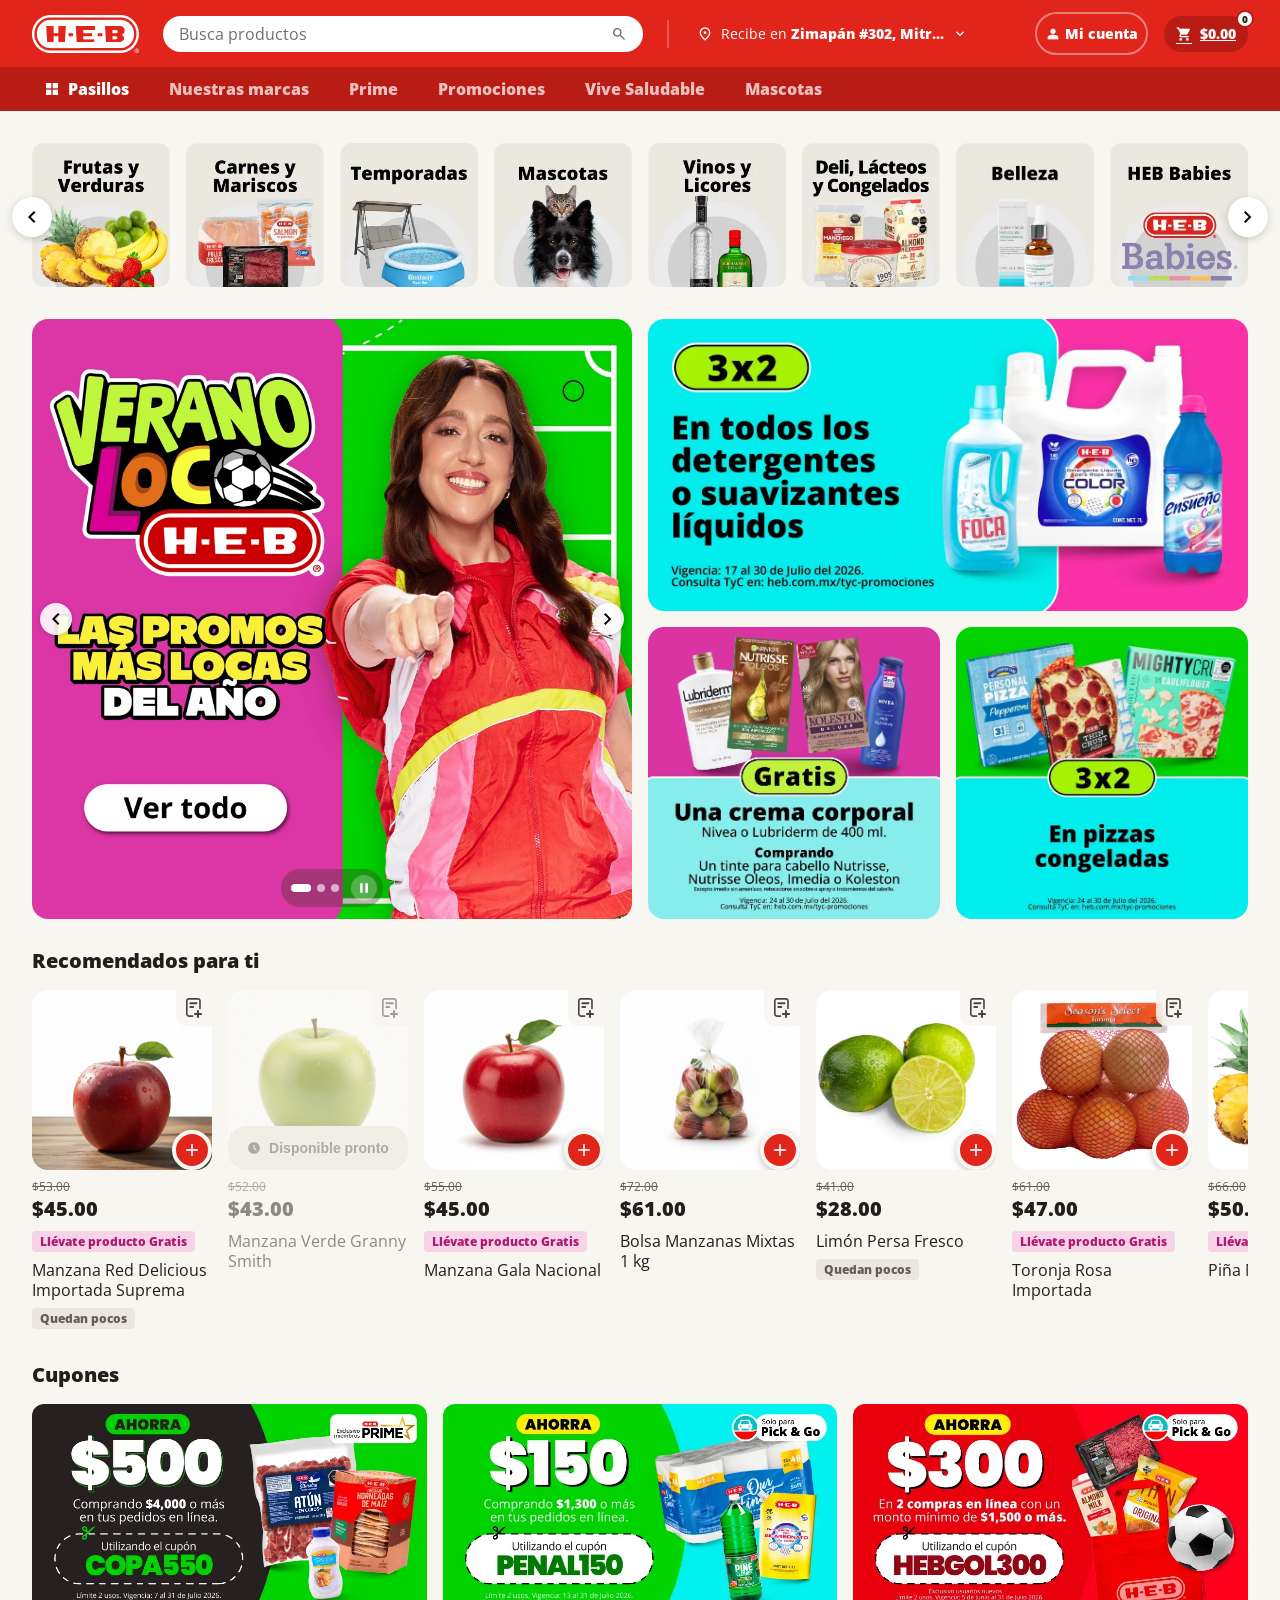
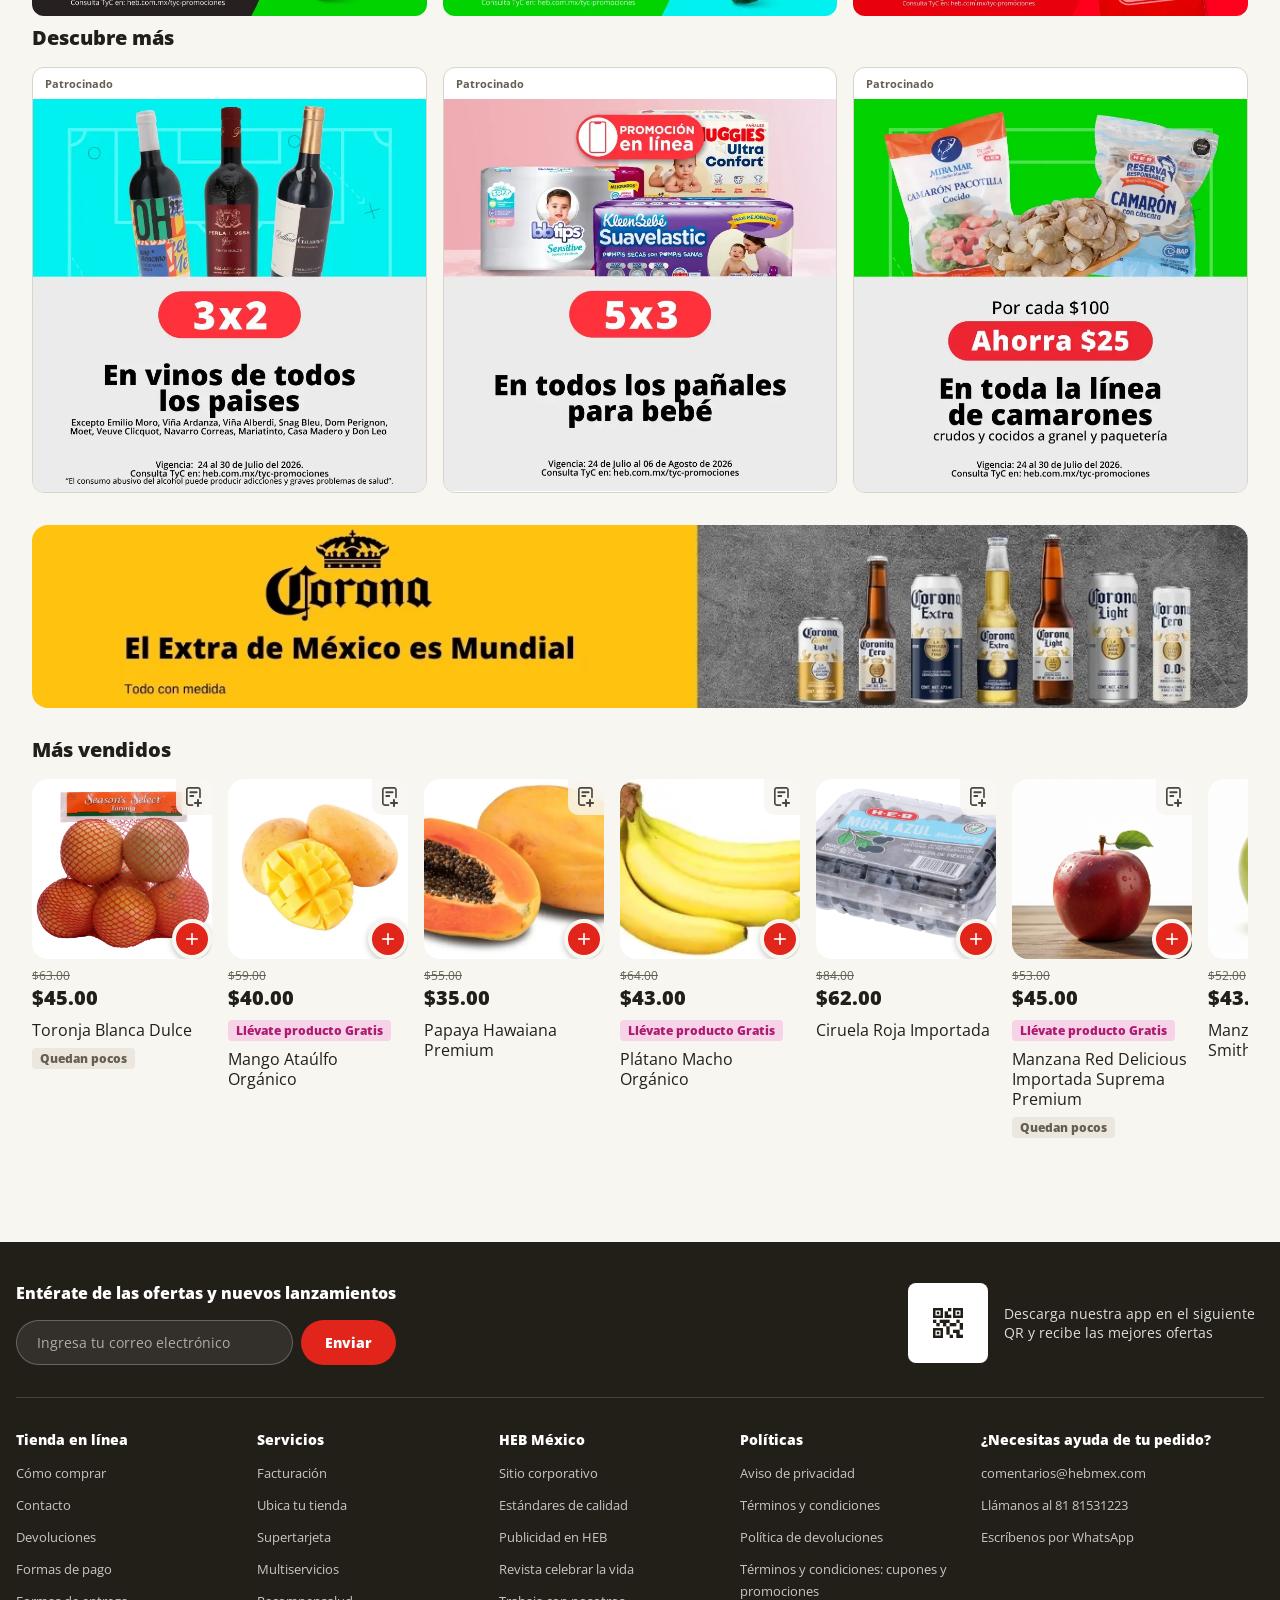
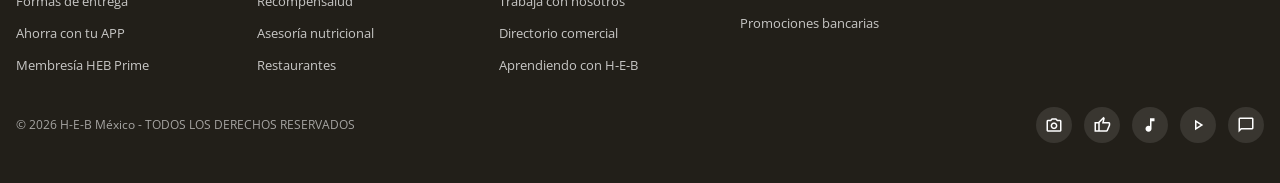
<file: index.html>
<!DOCTYPE html>
<html lang="es">
<head>
  <meta charset="UTF-8">
  <meta name="viewport" content="width=device-width, initial-scale=1.0">
  <title>H-E-B México — Supermercado en línea</title>
  <link rel="preconnect" href="https://fonts.googleapis.com">
  <link rel="preconnect" href="https://fonts.gstatic.com" crossorigin>
  <link href="https://fonts.googleapis.com/css2?family=Open+Sans:wght@400;600;700;800&display=swap" rel="stylesheet">
  <link href="https://fonts.googleapis.com/css2?family=Material+Symbols+Outlined:opsz,wght,FILL,GRAD@20..48,100..700,0..1,-50..200&display=swap" rel="stylesheet">
  <link rel="stylesheet" href="style.css">
  <link rel="stylesheet" href="plp.css">
  <link rel="stylesheet" href="home.css">
</head>
<body class="plp-body">

<!-- ══ HEADER ══ -->
<header class="plp-header">
  <div class="plp-header-top">
    <button class="plp-icon-btn plp-header-lead-btn" onclick="openPasillosMenu()" aria-label="Menú">
      <span class="msi" aria-hidden="true">menu</span>
    </button>

    <a class="plp-logo-link" href="index.html" aria-label="H-E-B">
      <img class="plp-logo" src="assets/logo-heb-blanco.png" alt="H-E-B">
    </a>

    <button class="plp-search-bar" aria-label="Buscar en H-E-B">
      <span>Busca en H-E-B</span>
      <span class="msi" aria-hidden="true">search</span>
    </button>

    <div class="plp-search-desktop">
      <input type="text" placeholder="Busca productos" aria-label="Busca productos">
      <span class="msi" aria-hidden="true">search</span>
    </div>

    <div class="plp-header-divider" aria-hidden="true"></div>

    <button class="plp-delivery-pill">
      <span class="msi" aria-hidden="true">location_on</span>
      <span class="plp-delivery-text">Recibe en <strong>Zimapán #302, Mitr...</strong></span>
      <span class="msi" aria-hidden="true">keyboard_arrow_down</span>
    </button>

    <div class="plp-header-actions">
      <button class="plp-account-btn">
        <span class="msi" aria-hidden="true">person</span>
        <span>Mi cuenta</span>
      </button>
      <a class="plp-cart-btn" href="cart.html">
        <span class="msi" aria-hidden="true">shopping_cart</span>
        <span class="plp-cart-price">$0.00</span>
        <span class="plp-cart-badge">0</span>
      </a>
    </div>

    <a class="plp-icon-btn plp-cart-icon-btn" href="cart.html" aria-label="Ir al carrito">
      <span class="msi" aria-hidden="true">shopping_cart</span>
      <span class="plp-cart-badge">0</span>
    </a>
  </div>

  <button class="plp-delivery-bar">
    ¿Cómo quieres recibir tu pedido?
    <span class="msi" aria-hidden="true">keyboard_arrow_down</span>
  </button>

  <nav class="plp-pleca" aria-label="Categorías">
    <button class="plp-pleca-item active" onclick="openPasillosMenu()"><span class="msi" aria-hidden="true">border_all</span> Pasillos</button>
    <button class="plp-pleca-item">Nuestras marcas</button>
    <button class="plp-pleca-item">Prime</button>
    <button class="plp-pleca-item">Promociones</button>
    <button class="plp-pleca-item">Vive Saludable</button>
    <button class="plp-pleca-item">Mascotas</button>
  </nav>
</header>

<!-- ══ HOMEPAGE ══ -->
<main class="home-main">

  <section class="home-categories" aria-label="Categorías destacadas">
    <button type="button" class="home-cat-arrow home-cat-arrow--prev" onclick="homeCatScroll(-1)" aria-label="Anterior">
      <span class="msi" aria-hidden="true">chevron_left</span>
    </button>
    <div class="home-cat-row" id="homeCatRow">
      <a class="home-cat-tile" href="plp.html"><img src="assets/Shortcut1.webp" alt="Frutas y Verduras"></a>
      <a class="home-cat-tile" href="#"><img src="assets/Shortcut2.webp" alt="Carnes y Mariscos"></a>
      <a class="home-cat-tile" href="#"><img src="assets/Shortcut3.webp" alt="Temporadas"></a>
      <a class="home-cat-tile" href="#"><img src="assets/Shortcut4.webp" alt="Mascotas"></a>
      <a class="home-cat-tile" href="#"><img src="assets/Shortcut5.webp" alt="Vinos y Licores"></a>
      <a class="home-cat-tile" href="#"><img src="assets/Shortcut6.webp" alt="Deli, Lácteos y Congelados"></a>
      <a class="home-cat-tile" href="#"><img src="assets/Shortcut7.webp" alt="Belleza"></a>
      <a class="home-cat-tile" href="#"><img src="assets/Shortcut8.webp" alt="HEB Babies"></a>
      <a class="home-cat-tile" href="#"><img src="assets/Shortcut9.webp" alt="Cuidando tu salud"></a>
    </div>
    <button type="button" class="home-cat-arrow home-cat-arrow--next" onclick="homeCatScroll(1)" aria-label="Siguiente">
      <span class="msi" aria-hidden="true">chevron_right</span>
    </button>
  </section>

  <section class="home-hero" aria-label="Destacados">
    <div class="home-hero-slider" id="homeHeroSlider">
      <div class="home-hero-slides">
        <a class="home-hero-slide active" href="#">
          <picture>
            <source media="(max-width: 1199px)" srcset="assets/mhero1.webp">
            <img src="assets/Hero1-web.jpg" alt="Verano Loco H-E-B: las promos más locas del año" decoding="async">
          </picture>
        </a>
        <a class="home-hero-slide" href="#">
          <picture>
            <source media="(max-width: 1199px)" srcset="assets/mhero2.webp">
            <img src="assets/Hero2.webp" alt="Vive la pasión con Herdez" decoding="async">
          </picture>
        </a>
        <a class="home-hero-slide" href="#">
          <picture>
            <source media="(max-width: 1199px)" srcset="assets/mhero3.webp">
            <img src="assets/Hero3.webp" alt="Lo mejor para regresar a clases hoy y mañana también" decoding="async">
          </picture>
        </a>
      </div>
      <button type="button" class="home-hero-arrow home-hero-arrow--prev" onclick="homeHeroGo(-1)" aria-label="Anterior">
        <span class="msi" aria-hidden="true">chevron_left</span>
      </button>
      <button type="button" class="home-hero-arrow home-hero-arrow--next" onclick="homeHeroGo(1)" aria-label="Siguiente">
        <span class="msi" aria-hidden="true">chevron_right</span>
      </button>
      <div class="home-hero-controls">
        <div class="home-hero-dots" id="homeHeroDots"></div>
        <button type="button" class="home-hero-playpause" id="homeHeroPlayPause" onclick="homeHeroTogglePlay()" aria-label="Pausar">
          <span class="msi msi-fill" aria-hidden="true">pause</span>
        </button>
      </div>
    </div>

    <div class="home-hero-fixed">
      <a class="home-hero-banner" href="#">
        <img src="assets/midhero.webp" alt="3x2 en todos los detergentes o suavizantes líquidos">
      </a>
      <div class="home-hero-modules">
        <a class="home-hero-module" href="#">
          <img src="assets/midhero2.webp" alt="Gratis una crema corporal Nivea o Lubriderm comprando un tinte para cabello">
        </a>
        <a class="home-hero-module" href="#">
          <img src="assets/midahero3.webp" alt="3x2 en pizzas congeladas">
        </a>
      </div>
    </div>
  </section>

  <section class="home-carousel" aria-label="Recomendados para ti">
    <h2 class="home-section-title">Recomendados para ti</h2>
    <div class="home-carousel-row" id="homeCarousel1"></div>
  </section>

  <section class="home-coupons" aria-label="Cupones">
    <h2 class="home-section-title">Cupones</h2>
    <div class="home-coupon-row">
      <a class="home-coupon-card" href="#"><img src="assets/cupon1.webp" alt="Ahorra $500 comprando $4,000 o más en tus pedidos en línea. Cupón COPA550"></a>
      <a class="home-coupon-card" href="#"><img src="assets/cupon2.webp" alt="Ahorra $150 comprando $1,300 o más en tus pedidos en línea. Cupón PENAL150"></a>
      <a class="home-coupon-card" href="#"><img src="assets/cupon3.webp" alt="Ahorra $300 en 2 compras en línea con un mínimo de $1,500 o más. Cupón HEBGOL300"></a>
    </div>
  </section>

  <section class="home-sponsored" aria-label="Contenido patrocinado">
    <h2 class="home-section-title">Descubre más</h2>
    <div class="home-sponsored-row">
      <a class="home-sponsored-tile" href="#">
        <span class="home-sponsored-tag">Patrocinado</span>
        <img src="assets/module1.webp" alt="3x2 en vinos de todos los países">
      </a>
      <a class="home-sponsored-tile" href="#">
        <span class="home-sponsored-tag">Patrocinado</span>
        <img src="assets/module2.webp" alt="5x3 en todos los pañales para bebé">
      </a>
      <a class="home-sponsored-tile" href="#">
        <span class="home-sponsored-tag">Patrocinado</span>
        <img src="assets/module3.webp" alt="Por cada $100 ahorra $25 en toda la línea de camarones">
      </a>
    </div>
  </section>

  <section class="home-skinny" aria-label="Promoción destacada">
    <a href="#">
      <picture>
        <source media="(max-width: 767px)" srcset="assets/mskinny1.webp">
        <img src="assets/Skinny1.webp" alt="Corona: el extra de México es Mundial">
      </picture>
    </a>
  </section>

  <section class="home-carousel" aria-label="Más vendidos">
    <h2 class="home-section-title">Más vendidos</h2>
    <div class="home-carousel-row" id="homeCarousel2"></div>
  </section>

</main>

<!-- ══ FOOTER ══ -->
<footer class="home-footer">
  <div class="home-footer-inner">
    <div class="home-footer-top">
      <div class="home-footer-newsletter">
        <h3>Entérate de las ofertas y nuevos lanzamientos</h3>
        <form class="home-footer-form" onsubmit="return false">
          <input type="email" class="home-footer-input" placeholder="Ingresa tu correo electrónico" aria-label="Correo electrónico">
          <button type="submit" class="home-footer-submit">Enviar</button>
        </form>
      </div>
      <div class="home-footer-app">
        <div class="home-footer-qr"><span class="msi" aria-hidden="true">qr_code_2</span></div>
        <p>Descarga nuestra app en el siguiente QR y recibe las mejores ofertas</p>
      </div>
    </div>

    <div class="home-footer-links">
      <div class="home-footer-col">
        <h4>Tienda en línea</h4>
        <ul>
          <li><a href="#">Cómo comprar</a></li>
          <li><a href="#">Contacto</a></li>
          <li><a href="#">Devoluciones</a></li>
          <li><a href="#">Formas de pago</a></li>
          <li><a href="#">Formas de entrega</a></li>
          <li><a href="#">Ahorra con tu APP</a></li>
          <li><a href="#">Membresía HEB Prime</a></li>
        </ul>
      </div>
      <div class="home-footer-col">
        <h4>Servicios</h4>
        <ul>
          <li><a href="#">Facturación</a></li>
          <li><a href="#">Ubica tu tienda</a></li>
          <li><a href="#">Supertarjeta</a></li>
          <li><a href="#">Multiservicios</a></li>
          <li><a href="#">Recompensalud</a></li>
          <li><a href="#">Asesoría nutricional</a></li>
          <li><a href="#">Restaurantes</a></li>
        </ul>
      </div>
      <div class="home-footer-col">
        <h4>HEB México</h4>
        <ul>
          <li><a href="#">Sitio corporativo</a></li>
          <li><a href="#">Estándares de calidad</a></li>
          <li><a href="#">Publicidad en HEB</a></li>
          <li><a href="#">Revista celebrar la vida</a></li>
          <li><a href="#">Trabaja con nosotros</a></li>
          <li><a href="#">Directorio comercial</a></li>
          <li><a href="#">Aprendiendo con H-E-B</a></li>
        </ul>
      </div>
      <div class="home-footer-col">
        <h4>Políticas</h4>
        <ul>
          <li><a href="#">Aviso de privacidad</a></li>
          <li><a href="#">Términos y condiciones</a></li>
          <li><a href="#">Política de devoluciones</a></li>
          <li><a href="#">Términos y condiciones: cupones y promociones</a></li>
          <li><a href="#">Promociones bancarias</a></li>
        </ul>
      </div>
      <div class="home-footer-col">
        <h4>¿Necesitas ayuda de tu pedido?</h4>
        <ul>
          <li><a href="mailto:comentarios@hebmex.com">comentarios@hebmex.com</a></li>
          <li><a href="tel:+528181531223">Llámanos al 81 81531223</a></li>
          <li><a href="#">Escríbenos por WhatsApp</a></li>
        </ul>
      </div>
    </div>

    <div class="home-footer-bottom">
      <span class="home-footer-copyright">© 2026 H-E-B México - TODOS LOS DERECHOS RESERVADOS</span>
      <div class="home-footer-social">
        <a href="#" aria-label="Instagram"><span class="msi" aria-hidden="true" style="font-size:18px">photo_camera</span></a>
        <a href="#" aria-label="Facebook"><span class="msi" aria-hidden="true" style="font-size:18px">thumb_up</span></a>
        <a href="#" aria-label="TikTok"><span class="msi" aria-hidden="true" style="font-size:18px">music_note</span></a>
        <a href="#" aria-label="YouTube"><span class="msi" aria-hidden="true" style="font-size:18px">play_arrow</span></a>
        <a href="#" aria-label="Twitter"><span class="msi" aria-hidden="true" style="font-size:18px">chat_bubble</span></a>
      </div>
    </div>
  </div>
</footer>

<!-- ══ MENÚ PASILLOS (mega menú de categorías) ══ -->
<div class="pasillos-overlay" id="pasillosOverlay" onclick="closePasillosMenu()" hidden></div>
<div class="pasillos-panel" id="pasillosPanel" hidden role="dialog" aria-modal="true" aria-label="Pasillos">
  <div class="pasillos-sheet">
    <div class="pasillos-view" id="pasillosLevel1">
      <div class="pasillos-header">
        <h2 class="pasillos-title">Explorar todo</h2>
        <button type="button" class="pasillos-close" onclick="closePasillosMenu()" aria-label="Cerrar">
          <span class="msi" aria-hidden="true" style="font-size:18px">close</span>
        </button>
      </div>
      <div class="pasillos-list">
        <button type="button" class="pasillos-pill">Despensa</button>
        <button type="button" class="pasillos-pill" onclick="showPasillosLevel2()">Frutas y Verduras</button>
        <button type="button" class="pasillos-pill">Carnes y Pescados</button>
        <button type="button" class="pasillos-pill">Bebidas y Snacks</button>
        <button type="button" class="pasillos-pill">Jamones, Quesos y Deli</button>
        <button type="button" class="pasillos-pill">Pan y Tortillas</button>
        <button type="button" class="pasillos-pill">Lácteos y Huevo</button>
        <button type="button" class="pasillos-pill">Vinos, Licores y Cervezas</button>
        <button type="button" class="pasillos-pill">Alimentos Congelados</button>
        <button type="button" class="pasillos-pill">Bebés</button>
        <button type="button" class="pasillos-pill">Cuidado Personal y Belleza</button>
        <button type="button" class="pasillos-pill">Mascotas</button>
        <button type="button" class="pasillos-pill">Hogar y Entretenimiento</button>
        <button type="button" class="pasillos-pill">Limpieza del Hogar</button>
      </div>
    </div>

    <div class="pasillos-view" id="pasillosLevel2" hidden>
      <div class="pasillos-header">
        <button type="button" class="pasillos-back" onclick="showPasillosLevel1()" aria-label="Regresar">
          <span class="msi" aria-hidden="true" style="font-size:18px">arrow_back</span>
        </button>
        <h2 class="pasillos-title">Frutas y Verduras</h2>
        <button type="button" class="pasillos-close" onclick="closePasillosMenu()" aria-label="Cerrar">
          <span class="msi" aria-hidden="true" style="font-size:18px">close</span>
        </button>
      </div>
      <div class="pasillos-groups">
        <div class="pasillos-group">
          <button type="button" class="pasillos-group-header" onclick="togglePasillosGroup(this)">
            <span class="msi pasillos-group-chevron" aria-hidden="true">keyboard_arrow_down</span>
            <span class="pasillos-group-name">A Granel</span>
            <a class="pasillos-vertodo" href="#" onclick="event.preventDefault()">Ver todo</a>
          </button>
          <div class="pasillos-group-items" hidden>
            <a class="pasillos-item" href="#" onclick="event.preventDefault()">Desinfectantes</a>
          </div>
        </div>

        <div class="pasillos-group">
          <button type="button" class="pasillos-group-header" onclick="togglePasillosGroup(this)">
            <span class="msi pasillos-group-chevron" aria-hidden="true">keyboard_arrow_down</span>
            <span class="pasillos-group-name">Ensaladas</span>
            <a class="pasillos-vertodo" href="#" onclick="event.preventDefault()">Ver todo</a>
          </button>
          <div class="pasillos-group-items" hidden>
            <a class="pasillos-item" href="#" onclick="event.preventDefault()">Fruta Cortada</a>
            <a class="pasillos-item" href="#" onclick="event.preventDefault()">Fruta Enchilada</a>
          </div>
        </div>

        <div class="pasillos-group">
          <button type="button" class="pasillos-group-header" onclick="togglePasillosGroup(this)">
            <span class="msi pasillos-group-chevron" aria-hidden="true">keyboard_arrow_up</span>
            <span class="pasillos-group-name">Frutas</span>
            <a class="pasillos-vertodo pasillos-vertodo--active" href="plp.html">Ver todo</a>
          </button>
          <div class="pasillos-group-items">
            <a class="pasillos-item" href="plp.html">HEB Fresh</a>
            <a class="pasillos-item" href="plp.html">Jugos</a>
            <a class="pasillos-item" href="plp.html">Nueces y Cacahuates</a>
            <a class="pasillos-item" href="plp.html">Orgánicos</a>
            <a class="pasillos-item" href="plp.html">Variedad</a>
            <a class="pasillos-item" href="plp.html">Vegetales en bolsa</a>
          </div>
        </div>

        <div class="pasillos-group">
          <button type="button" class="pasillos-group-header" onclick="togglePasillosGroup(this)">
            <span class="msi pasillos-group-chevron" aria-hidden="true">keyboard_arrow_down</span>
            <span class="pasillos-group-name">Verduras</span>
            <a class="pasillos-vertodo" href="#" onclick="event.preventDefault()">Ver todo</a>
          </button>
          <div class="pasillos-group-items" hidden></div>
        </div>
      </div>
    </div>
  </div>
</div>

<script src="plp.js"></script>
</body>
</html>
</file>
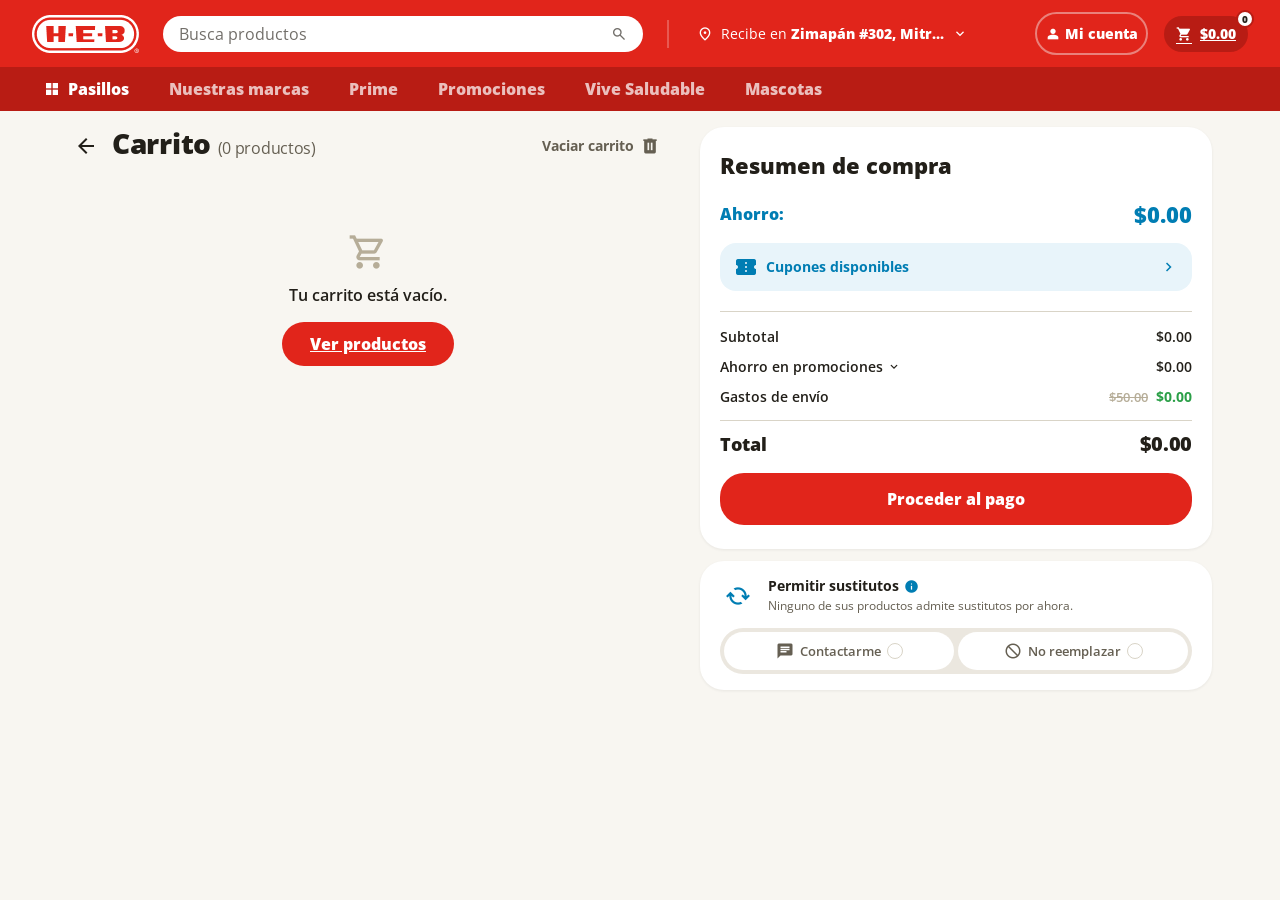
<file: cart.html>
<!DOCTYPE html>
<html lang="es">
<head>
  <meta charset="UTF-8">
  <meta name="viewport" content="width=device-width, initial-scale=1.0">
  <title>Carrito — HEB</title>
  <link rel="preconnect" href="https://fonts.googleapis.com">
  <link rel="preconnect" href="https://fonts.gstatic.com" crossorigin>
  <link href="https://fonts.googleapis.com/css2?family=Open+Sans:wght@400;600;700;800&display=swap" rel="stylesheet">
  <link href="https://fonts.googleapis.com/css2?family=Material+Symbols+Outlined:opsz,wght,FILL,GRAD@20..48,100..700,0..1,-50..200&display=swap" rel="stylesheet">
  <link rel="stylesheet" href="style.css">
  <link rel="stylesheet" href="plp.css">
  <link rel="stylesheet" href="cart.css">
</head>
<body>

<!-- ══ HEADER ══ -->
<header class="plp-header">
  <div class="plp-header-top">
    <button class="plp-icon-btn plp-header-lead-btn" onclick="openPasillosMenu()" aria-label="Menú">
      <span class="msi" aria-hidden="true">menu</span>
    </button>

    <a class="plp-logo-link" href="index.html" aria-label="H-E-B">
      <img class="plp-logo" src="assets/logo-heb-blanco.png" alt="H-E-B">
    </a>

    <button class="plp-search-bar" aria-label="Buscar en H-E-B">
      <span>Busca en H-E-B</span>
      <span class="msi" aria-hidden="true">search</span>
    </button>

    <div class="plp-search-desktop">
      <input type="text" placeholder="Busca productos" aria-label="Busca productos">
      <span class="msi" aria-hidden="true">search</span>
    </div>

    <div class="plp-header-divider" aria-hidden="true"></div>

    <button class="plp-delivery-pill">
      <span class="msi" aria-hidden="true">location_on</span>
      <span class="plp-delivery-text">Recibe en <strong>Zimapán #302, Mitr...</strong></span>
      <span class="msi" aria-hidden="true">keyboard_arrow_down</span>
    </button>

    <div class="plp-header-actions">
      <button class="plp-account-btn">
        <span class="msi" aria-hidden="true">person</span>
        <span>Mi cuenta</span>
      </button>
      <a class="plp-cart-btn" href="cart.html">
        <span class="msi" aria-hidden="true">shopping_cart</span>
        <span class="plp-cart-price">$0.00</span>
        <span class="plp-cart-badge">0</span>
      </a>
    </div>

    <a class="plp-icon-btn plp-cart-icon-btn" href="cart.html" aria-label="Ir al carrito">
      <span class="msi" aria-hidden="true">shopping_cart</span>
      <span class="plp-cart-badge">0</span>
    </a>
  </div>

  <button class="plp-delivery-bar">
    ¿Cómo quieres recibir tu pedido?
    <span class="msi" aria-hidden="true">keyboard_arrow_down</span>
  </button>

  <nav class="plp-pleca" aria-label="Categorías">
    <button class="plp-pleca-item active" onclick="openPasillosMenu()"><span class="msi" aria-hidden="true">border_all</span> Pasillos</button>
    <button class="plp-pleca-item">Nuestras marcas</button>
    <button class="plp-pleca-item">Prime</button>
    <button class="plp-pleca-item">Promociones</button>
    <button class="plp-pleca-item">Vive Saludable</button>
    <button class="plp-pleca-item">Mascotas</button>
  </nav>
</header>

<!-- ══ PAGE ══ -->
<main class="page-wrap">

  <!-- ── Left: Cart ── -->
  <section class="cart-main">

    <div class="cart-head">
      <button class="back-btn" aria-label="Regresar" onclick="location.href='plp.html'">
        <span class="msi" aria-hidden="true">arrow_back</span>
      </button>
      <h1 class="cart-title">Carrito <span class="cart-count">(0 productos)</span></h1>
      <button class="vaciar-btn" onclick="clearCart()">
        <span class="vaciar-label">Vaciar carrito</span>
        <span class="msi msi-fill" aria-hidden="true" style="font-size:20px">delete</span>
      </button>
    </div>

    <div id="cartItemsList" class="cart-items-list"></div>

    <!-- Substitute global toggle (mobile/tablet: al final de la lista de productos) -->
    <div class="toggle-card toggle-card--mobile">
      <div class="toggle-header">
        <div class="toggle-icon">
          <span class="msi" aria-hidden="true" style="font-size:26px; color:#007db3">cached</span>
        </div>
        <div class="toggle-content">
          <div class="toggle-title">
            Permitir sustitutos
            <span class="info-tooltip-wrap">
              <button type="button" class="msi msi-fill info-icon" aria-label="¿Cómo funcionan los sustitutos?" aria-expanded="false">info</button>
              <div class="info-tooltip" hidden>
                <div class="info-tooltip-arrow"></div>
                <div class="info-tooltip-header">
                  <span>¿Cómo funcionan los sustitutos?</span>
                  <button type="button" class="info-tooltip-close" aria-label="Cerrar" onclick="closeInfoTooltip(this)">
                    <span class="msi" aria-hidden="true" style="font-size:14px">close</span>
                  </button>
                </div>
                <p class="info-tooltip-body">Si un producto se acaba antes de recolectarlo, lo remplazamos por tu alternativa preferida, sin demoras ni sorpresas.</p>
              </div>
            </span>
          </div>
          <div class="toggle-desc">2 de sus productos admiten sustitutos.</div>
        </div>
      </div>
      <div class="toggle-segment" role="group" aria-label="¿Qué prefieres si un producto se agota?">
        <button type="button" class="toggle-segment-btn" data-choice="contact" onclick="requestAllowSubstitutes(true)">
          <span class="msi msi-fill" aria-hidden="true">chat</span>
          Contactarme
          <span class="toggle-segment-radio" aria-hidden="true"></span>
        </button>
        <button type="button" class="toggle-segment-btn" data-choice="none" onclick="requestAllowSubstitutes(false)">
          <span class="msi" aria-hidden="true">block</span>
          No reemplazar
          <span class="toggle-segment-radio" aria-hidden="true"></span>
        </button>
      </div>
    </div>

    <div class="cart-empty" id="cartEmptyState" hidden>
      <span class="msi" aria-hidden="true" style="font-size:40px; color:#b6ad98">shopping_cart</span>
      <p>Tu carrito está vacío.</p>
      <a class="pago-btn" href="plp.html">Ver productos</a>
    </div>

  </section>

  <!-- ── Right: Summary ── -->
  <aside class="sidebar">

    <div class="summary-card">
      <h2 class="summary-title">Resumen de compra</h2>

      <div class="savings-highlight">
        <span class="savings-label">Ahorro:</span>
        <span class="savings-value" id="cartSavingsValue">$0.00</span>
      </div>

      <div class="cupones-row" role="button" tabindex="0">
        <span class="msi msi-fill" aria-hidden="true" style="color:#007db3">confirmation_number</span>
        <span class="cupones-label">Cupones disponibles</span>
        <span class="msi" aria-hidden="true" style="font-size:18px; color:#007db3">chevron_right</span>
      </div>

      <div class="sum-lines">
        <div class="sum-line">
          <span class="lbl">Subtotal</span>
          <span class="val" id="cartSubtotalValue">$0.00</span>
        </div>
        <div class="sum-line promo">
          <button class="lbl promo-lbl">
            Ahorro en promociones
            <span class="msi" aria-hidden="true" style="font-size:14px">expand_more</span>
          </button>
          <span class="val green-val" id="cartPromoSavings">$0.00</span>
        </div>
        <div class="sum-line">
          <span class="lbl">Gastos de envío</span>
          <span class="val envio-val">
            <span class="strike">$50.00</span>
            <span class="free">$0.00</span>
          </span>
        </div>
        <div class="sum-line total-line">
          <span class="lbl total-lbl">Total</span>
          <span class="val total-val" id="cartTotalValue">$0.00</span>
        </div>
      </div>

      <button class="pago-btn">Proceder al pago</button>
    </div>

    <!-- Substitute global toggle (desktop: below Resumen de compra) -->
    <div class="toggle-card toggle-card--desktop">
      <div class="toggle-header">
        <div class="toggle-icon">
          <span class="msi" aria-hidden="true" style="font-size:26px; color:#007db3">cached</span>
        </div>
        <div class="toggle-content">
          <div class="toggle-title">
            Permitir sustitutos
            <span class="info-tooltip-wrap">
              <button type="button" class="msi msi-fill info-icon" aria-label="¿Cómo funcionan los sustitutos?" aria-expanded="false">info</button>
              <div class="info-tooltip" hidden>
                <div class="info-tooltip-arrow"></div>
                <div class="info-tooltip-header">
                  <span>¿Cómo funcionan los sustitutos?</span>
                  <button type="button" class="info-tooltip-close" aria-label="Cerrar" onclick="closeInfoTooltip(this)">
                    <span class="msi" aria-hidden="true" style="font-size:14px">close</span>
                  </button>
                </div>
                <p class="info-tooltip-body">Si un producto se acaba antes de recolectarlo, lo remplazamos por tu alternativa preferida, sin demoras ni sorpresas.</p>
              </div>
            </span>
          </div>
          <div class="toggle-desc">2 de sus productos admiten sustitutos.</div>
        </div>
      </div>
      <div class="toggle-segment" role="group" aria-label="¿Qué prefieres si un producto se agota?">
        <button type="button" class="toggle-segment-btn" data-choice="contact" onclick="requestAllowSubstitutes(true)">
          <span class="msi msi-fill" aria-hidden="true">chat</span>
          Contactarme
          <span class="toggle-segment-radio" aria-hidden="true"></span>
        </button>
        <button type="button" class="toggle-segment-btn" data-choice="none" onclick="requestAllowSubstitutes(false)">
          <span class="msi" aria-hidden="true">block</span>
          No reemplazar
          <span class="toggle-segment-radio" aria-hidden="true"></span>
        </button>
      </div>
    </div>

  </aside>

</main>

<!-- ══ MOBILE: bottom bar + savings sheet ══ -->
<div class="cart-bottom-bar" id="cartBottomBar">
  <div class="cart-bottom-row">
    <button type="button" class="cart-ahorro-link" onclick="openSavingsSheet()">
      Ahorro: <span id="cartAhorroBar">$0.00</span>
      <span class="msi" aria-hidden="true" style="font-size:16px">chevron_right</span>
    </button>
    <span class="cart-bottom-subtotal">Subtotal: <b id="cartSubtotalBar">$0.00</b></span>
  </div>
  <button class="pago-btn cart-bottom-pago">Continuar con el pago</button>
</div>

<div class="plp-overlay" id="savingsOverlay" onclick="closeSavingsSheet()" hidden></div>
<div class="savings-sheet" id="savingsSheet" hidden role="dialog" aria-modal="true" aria-label="Desglose de ahorro">
  <button type="button" class="cart-ahorro-link savings-sheet-title" onclick="closeSavingsSheet()">
    Ahorro: <span id="cartAhorroSheetTitle">$0.00</span>
    <span class="msi" aria-hidden="true" style="font-size:16px">chevron_right</span>
  </button>

  <div id="savingsBreakdown"></div>

  <button type="button" class="savings-close" onclick="closeSavingsSheet()">Cerrar</button>
</div>

<!-- ══ Advertencia: el toggle general reemplaza los sustitutos ya definidos por producto ══ -->
<div class="plp-overlay" id="allowSubOverlay" onclick="closeAllowSubstitutesWarning()" hidden></div>
<div class="confirm-dialog" id="allowSubDialog" hidden role="alertdialog" aria-modal="true" aria-labelledby="allowSubDialogTitle">
  <span class="msi msi-fill confirm-dialog-icon" aria-hidden="true">warning</span>
  <h3 class="confirm-dialog-title" id="allowSubDialogTitle">¿Cambiar tu preferencia de sustitutos?</h3>
  <p class="confirm-dialog-body">Los productos que ya tienen un sustituto definido lo perderán y se actualizarán a esta nueva preferencia.</p>
  <div class="confirm-dialog-actions">
    <button type="button" class="confirm-dialog-btn confirm-dialog-btn--ghost" onclick="closeAllowSubstitutesWarning()">Cancelar</button>
    <button type="button" class="confirm-dialog-btn confirm-dialog-btn--primary" onclick="confirmAllowSubstitutesChange()">Sí, continuar</button>
  </div>
</div>

<!-- Dialog: Productos sin seleccionar opción de sustituto -->
<div class="plp-overlay" id="unselectedSubsOverlay" onclick="closeUnselectedSubstitutesConfirmation()" hidden></div>
<div class="confirm-dialog" id="unselectedSubsDialog" hidden role="alertdialog" aria-modal="true" aria-labelledby="unselectedSubsTitle">
  <h3 class="confirm-dialog-title" id="unselectedSubsTitle">Productos elegibles para sustitutos</h3>
  <p class="confirm-dialog-body">Llevas productos elegibles para sustitutos y no has seleccionado una opción para sustituir. ¿Deseas elegir un sustituto?</p>
  <div class="confirm-dialog-actions">
    <button type="button" class="confirm-dialog-btn confirm-dialog-btn--ghost" onclick="proceedToCheckout()">Proceder al pago</button>
    <button type="button" class="confirm-dialog-btn confirm-dialog-btn--primary" onclick="openSubstitutesFromConfirmation()">Elegir sustituto</button>
  </div>
</div>

<!-- ══ SUSTITUTE MODAL (compartido con PLP/PDP) ══ -->
<div class="plp-overlay" id="subOverlay" onclick="closeSubstituteModal()" hidden></div>
<div class="plp-modal" id="subModal" hidden role="dialog" aria-modal="true" aria-labelledby="subModalTitle">
  <div class="plp-modal-sheet">
    <div class="plp-modal-header">
      <button type="button" class="plp-modal-back" id="subBack" onclick="closeSearchScreen()" aria-label="Regresar" hidden>
        <span class="msi" aria-hidden="true" style="font-size:18px">arrow_back</span>
      </button>
      <h2 class="plp-modal-title" id="subModalTitle">Sustitutos</h2>
      <button type="button" class="plp-modal-close" onclick="closeSubstituteModal()" aria-label="Cerrar">
        <span class="msi" aria-hidden="true" style="font-size:18px">close</span>
      </button>
    </div>

    <p class="plp-summary-label">Dinos qué prefieres si se agota este producto:</p>
    <div class="plp-selection-summary" id="subOriginSummary" hidden></div>

    <div class="plp-modal-body">
      <div class="plp-modal-view" id="subMainScreen">
        <div class="plp-promo-panel" id="subPromoPanel" hidden>
          <h3 class="plp-promo-title">Mantén tu promoción con estos sustitutos</h3>
          <div class="plp-promo-row" id="subPromoCarousel"></div>
        </div>

        <div class="plp-similar">
          <h3 class="plp-similar-title">Elige un producto o una opción</h3>
          <button type="button" class="plp-carousel-nav plp-carousel-nav-prev" id="subCarouselPrev" aria-label="Anterior" hidden>‹</button>
          <div class="plp-similar-row" id="subCarousel"></div>
          <button type="button" class="plp-carousel-nav plp-carousel-nav-next" id="subCarouselNext" aria-label="Siguiente" hidden>›</button>
        </div>
      </div>

      <div class="plp-modal-view" id="subSearchScreen" hidden>
        <div class="plp-search-input-wrap">
          <span class="msi" aria-hidden="true" style="font-size:16px; color:#655f52">search</span>
          <input type="text" id="subSearchInput" class="plp-search-input" placeholder="Busca cualquier producto para sustituir" oninput="renderSearchGrid()">
          <button type="button" class="plp-search-clear" onclick="clearSubSearch()" aria-label="Limpiar búsqueda">
            <span class="msi" aria-hidden="true" style="font-size:14px; color:#655f52">close</span>
          </button>
        </div>
        <div class="plp-search-grid" id="subSearchGrid"></div>
      </div>
    </div>

    <p class="plp-summary-label" id="subSelectionLabel" hidden>Si se agota enviaremos:</p>
    <div class="plp-selection-summary" id="subSelectionSummary" hidden></div>

    <div class="plp-modal-footer">
      <p id="subFooterNote">Se te cobrará el precio del artículo que recibas.</p>
      <button type="button" class="plp-modal-save" id="subSave" onclick="saveSelection()" disabled>Guardar selección</button>
    </div>
  </div>
</div>

<div class="plp-toast" id="subToast" role="status" aria-live="polite">
  <span class="msi msi-fill" aria-hidden="true" style="font-size:20px; color:#2a9f47">check_circle</span>
  <span>Sustituto guardado con éxito.</span>
</div>

<!-- ══ MENÚ PASILLOS (mega menú de categorías) ══ -->
<div class="pasillos-overlay" id="pasillosOverlay" onclick="closePasillosMenu()" hidden></div>
<div class="pasillos-panel" id="pasillosPanel" hidden role="dialog" aria-modal="true" aria-label="Pasillos">
  <div class="pasillos-sheet">
    <div class="pasillos-view" id="pasillosLevel1">
      <div class="pasillos-header">
        <h2 class="pasillos-title">Explorar todo</h2>
        <button type="button" class="pasillos-close" onclick="closePasillosMenu()" aria-label="Cerrar">
          <span class="msi" aria-hidden="true" style="font-size:18px">close</span>
        </button>
      </div>
      <div class="pasillos-list">
        <button type="button" class="pasillos-pill">Despensa</button>
        <button type="button" class="pasillos-pill" onclick="showPasillosLevel2()">Frutas y Verduras</button>
        <button type="button" class="pasillos-pill">Carnes y Pescados</button>
        <button type="button" class="pasillos-pill">Bebidas y Snacks</button>
        <button type="button" class="pasillos-pill">Jamones, Quesos y Deli</button>
        <button type="button" class="pasillos-pill">Pan y Tortillas</button>
        <button type="button" class="pasillos-pill">Lácteos y Huevo</button>
        <button type="button" class="pasillos-pill">Vinos, Licores y Cervezas</button>
        <button type="button" class="pasillos-pill">Alimentos Congelados</button>
        <button type="button" class="pasillos-pill">Bebés</button>
        <button type="button" class="pasillos-pill">Cuidado Personal y Belleza</button>
        <button type="button" class="pasillos-pill">Mascotas</button>
        <button type="button" class="pasillos-pill">Hogar y Entretenimiento</button>
        <button type="button" class="pasillos-pill">Limpieza del Hogar</button>
      </div>
    </div>

    <div class="pasillos-view" id="pasillosLevel2" hidden>
      <div class="pasillos-header">
        <button type="button" class="pasillos-back" onclick="showPasillosLevel1()" aria-label="Regresar">
          <span class="msi" aria-hidden="true" style="font-size:18px">arrow_back</span>
        </button>
        <h2 class="pasillos-title">Frutas y Verduras</h2>
        <button type="button" class="pasillos-close" onclick="closePasillosMenu()" aria-label="Cerrar">
          <span class="msi" aria-hidden="true" style="font-size:18px">close</span>
        </button>
      </div>
      <div class="pasillos-groups">
        <div class="pasillos-group">
          <button type="button" class="pasillos-group-header" onclick="togglePasillosGroup(this)">
            <span class="msi pasillos-group-chevron" aria-hidden="true">keyboard_arrow_down</span>
            <span class="pasillos-group-name">A Granel</span>
            <a class="pasillos-vertodo" href="#" onclick="event.preventDefault()">Ver todo</a>
          </button>
          <div class="pasillos-group-items" hidden>
            <a class="pasillos-item" href="#" onclick="event.preventDefault()">Desinfectantes</a>
          </div>
        </div>

        <div class="pasillos-group">
          <button type="button" class="pasillos-group-header" onclick="togglePasillosGroup(this)">
            <span class="msi pasillos-group-chevron" aria-hidden="true">keyboard_arrow_down</span>
            <span class="pasillos-group-name">Ensaladas</span>
            <a class="pasillos-vertodo" href="#" onclick="event.preventDefault()">Ver todo</a>
          </button>
          <div class="pasillos-group-items" hidden>
            <a class="pasillos-item" href="#" onclick="event.preventDefault()">Fruta Cortada</a>
            <a class="pasillos-item" href="#" onclick="event.preventDefault()">Fruta Enchilada</a>
          </div>
        </div>

        <div class="pasillos-group">
          <button type="button" class="pasillos-group-header" onclick="togglePasillosGroup(this)">
            <span class="msi pasillos-group-chevron" aria-hidden="true">keyboard_arrow_up</span>
            <span class="pasillos-group-name">Frutas</span>
            <a class="pasillos-vertodo pasillos-vertodo--active" href="plp.html">Ver todo</a>
          </button>
          <div class="pasillos-group-items">
            <a class="pasillos-item" href="plp.html">HEB Fresh</a>
            <a class="pasillos-item" href="plp.html">Jugos</a>
            <a class="pasillos-item" href="plp.html">Nueces y Cacahuates</a>
            <a class="pasillos-item" href="plp.html">Orgánicos</a>
            <a class="pasillos-item" href="plp.html">Variedad</a>
            <a class="pasillos-item" href="plp.html">Vegetales en bolsa</a>
          </div>
        </div>

        <div class="pasillos-group">
          <button type="button" class="pasillos-group-header" onclick="togglePasillosGroup(this)">
            <span class="msi pasillos-group-chevron" aria-hidden="true">keyboard_arrow_down</span>
            <span class="pasillos-group-name">Verduras</span>
            <a class="pasillos-vertodo" href="#" onclick="event.preventDefault()">Ver todo</a>
          </button>
          <div class="pasillos-group-items" hidden></div>
        </div>
      </div>
    </div>
  </div>
</div>

<!-- ══ TUTORIAL ONBOARDING (3 pasos) ══ -->
<div class="tutorial-overlay" id="tutorialOverlay" hidden></div>
<div class="tutorial-spotlight" id="tutorialSpotlight" hidden></div>
<div class="tutorial-tip-card" id="tutorialTipCard" role="dialog" aria-modal="true" hidden>
  <div class="tutorial-tip-step" id="tutorialStep"></div>
  <div class="tutorial-tip-title" id="tutorialTitle"></div>
  <div class="tutorial-tip-desc" id="tutorialDesc"></div>
  <div class="tutorial-tip-foot">
    <div class="tutorial-tip-dots" id="tutorialDots"></div>
    <div class="tutorial-tip-actions">
      <button type="button" class="tutorial-skip-btn" onclick="skipTutorial()">Saltar</button>
      <button type="button" class="tutorial-next-btn" id="tutorialNextBtn" onclick="nextTutorialStep()">Siguiente</button>
    </div>
  </div>
</div>

<script src="plp.js"></script>
<script src="cart.js"></script>
</body>
</html>
</file>
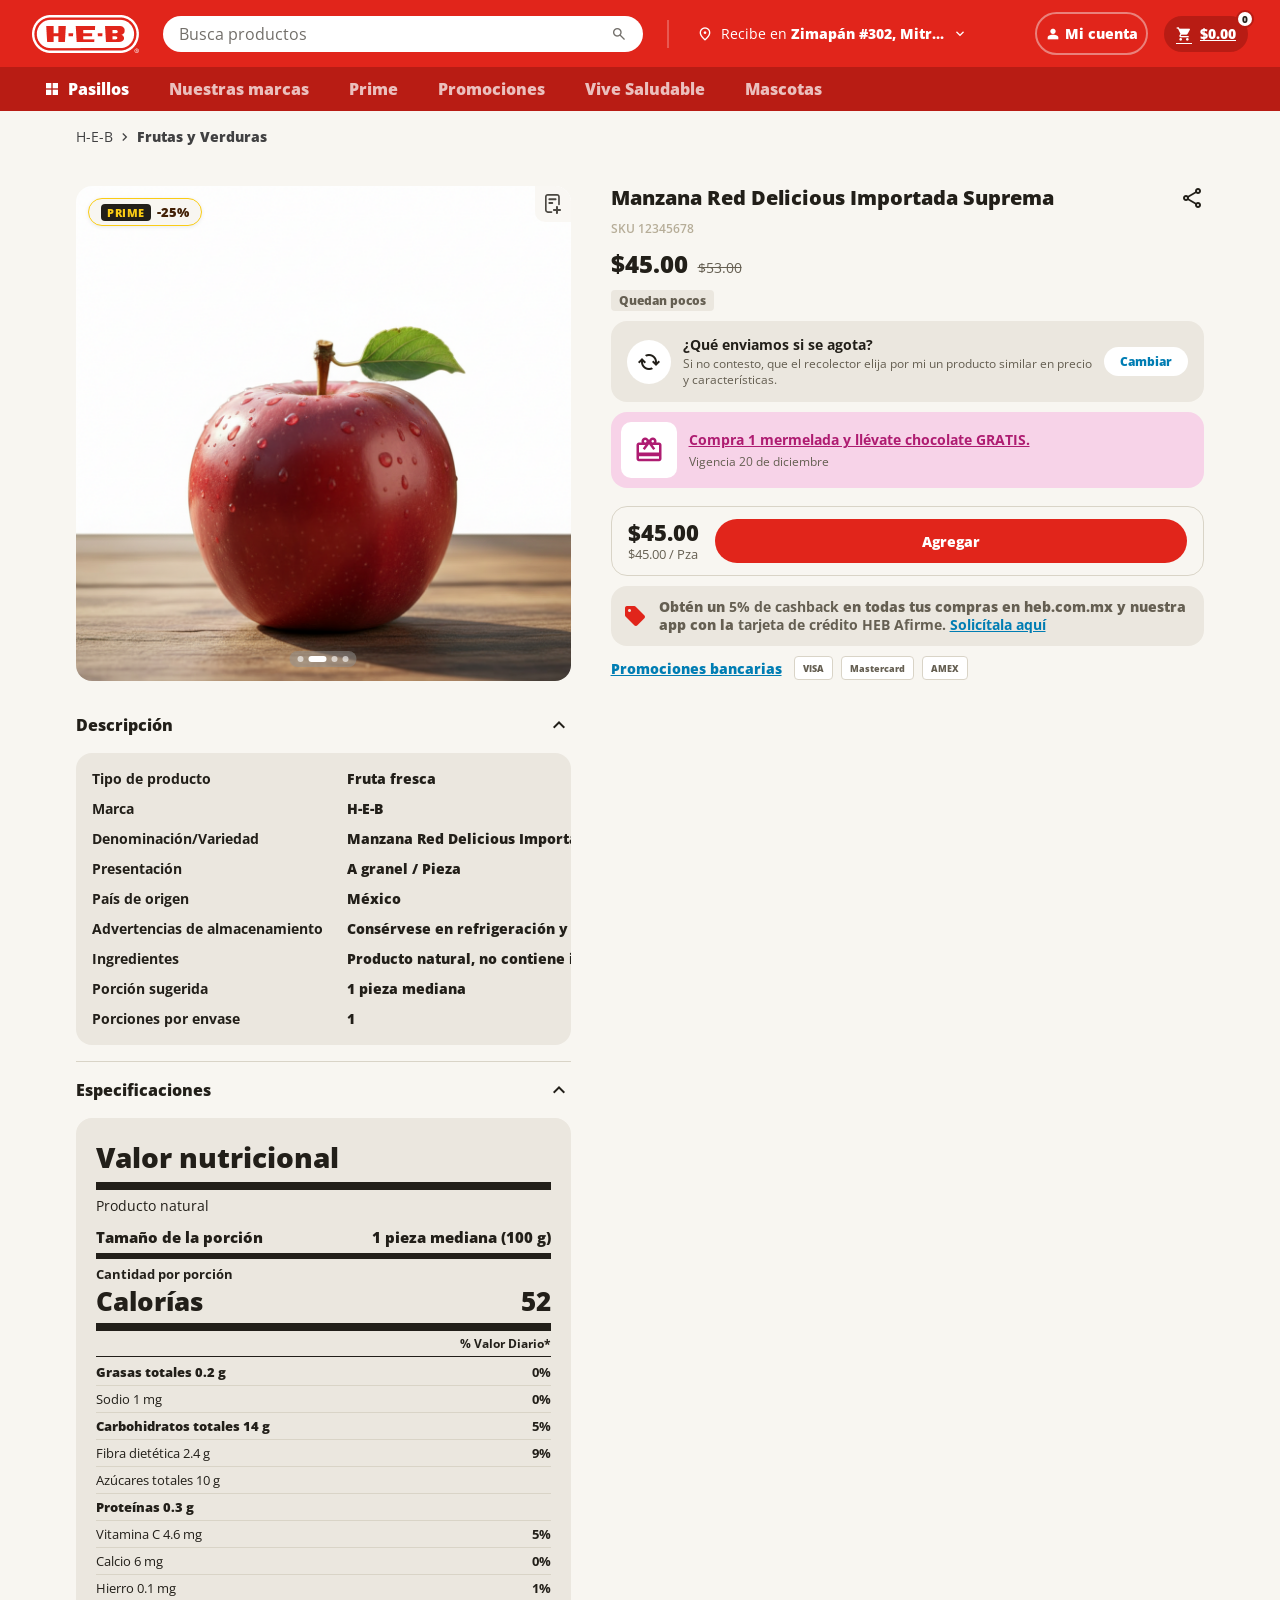
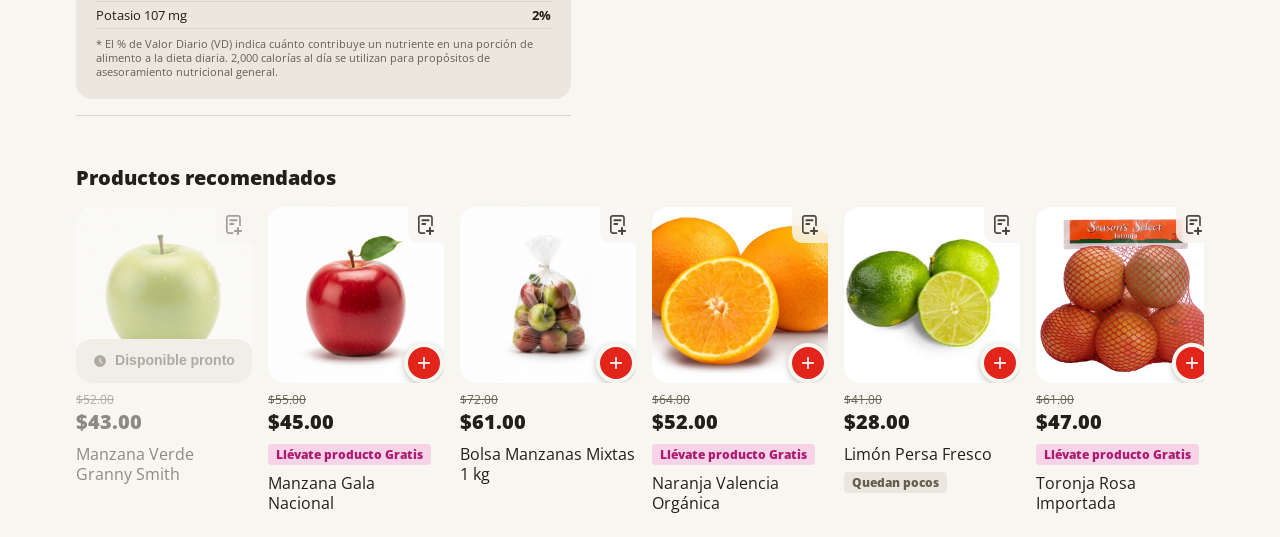
<file: pdp.html>
<!DOCTYPE html>
<html lang="es">
<head>
  <meta charset="UTF-8">
  <meta name="viewport" content="width=device-width, initial-scale=1.0">
  <title>Detalle de producto — H-E-B</title>
  <link rel="preconnect" href="https://fonts.googleapis.com">
  <link rel="preconnect" href="https://fonts.gstatic.com" crossorigin>
  <link href="https://fonts.googleapis.com/css2?family=Open+Sans:wght@400;600;700;800&display=swap" rel="stylesheet">
  <link href="https://fonts.googleapis.com/css2?family=Material+Symbols+Outlined:opsz,wght,FILL,GRAD@20..48,100..700,0..1,-50..200&display=swap" rel="stylesheet">
  <link rel="stylesheet" href="style.css">
  <link rel="stylesheet" href="plp.css">
  <link rel="stylesheet" href="pdp.css">
</head>
<body class="plp-body">

<!-- ══ HEADER ══ -->
<header class="plp-header">
  <div class="plp-header-top">
    <button class="plp-icon-btn plp-header-lead-btn" onclick="location.href='plp.html'" aria-label="Regresar">
      <span class="msi" aria-hidden="true">arrow_back</span>
    </button>

    <a class="plp-logo-link" href="index.html" aria-label="H-E-B">
      <img class="plp-logo" src="assets/logo-heb-blanco.png" alt="H-E-B">
    </a>

    <button class="plp-search-bar" aria-label="Buscar en H-E-B">
      <span>Busca en H-E-B</span>
      <span class="msi" aria-hidden="true">search</span>
    </button>

    <div class="plp-search-desktop">
      <input type="text" placeholder="Busca productos" aria-label="Busca productos">
      <span class="msi" aria-hidden="true">search</span>
    </div>

    <div class="plp-header-divider" aria-hidden="true"></div>

    <button class="plp-delivery-pill">
      <span class="msi" aria-hidden="true">location_on</span>
      <span class="plp-delivery-text">Recibe en <strong>Zimapán #302, Mitr...</strong></span>
      <span class="msi" aria-hidden="true">keyboard_arrow_down</span>
    </button>

    <div class="plp-header-actions">
      <button class="plp-account-btn">
        <span class="msi" aria-hidden="true">person</span>
        <span>Mi cuenta</span>
      </button>
      <a class="plp-cart-btn" href="cart.html">
        <span class="msi" aria-hidden="true">shopping_cart</span>
        <span class="plp-cart-price">$0.00</span>
        <span class="plp-cart-badge">0</span>
      </a>
    </div>

    <a class="plp-icon-btn plp-cart-icon-btn" href="cart.html" aria-label="Ir al carrito">
      <span class="msi" aria-hidden="true">shopping_cart</span>
      <span class="plp-cart-badge">0</span>
    </a>
  </div>

  <button class="plp-delivery-bar">
    ¿Cómo quieres recibir tu pedido?
    <span class="msi" aria-hidden="true">keyboard_arrow_down</span>
  </button>

  <nav class="plp-pleca" aria-label="Categorías">
    <button class="plp-pleca-item active" onclick="openPasillosMenu()"><span class="msi" aria-hidden="true">border_all</span> Pasillos</button>
    <button class="plp-pleca-item">Nuestras marcas</button>
    <button class="plp-pleca-item">Prime</button>
    <button class="plp-pleca-item">Promociones</button>
    <button class="plp-pleca-item">Vive Saludable</button>
    <button class="plp-pleca-item">Mascotas</button>
  </nav>
</header>

<!-- ══ BODY ══ -->
<main class="pdp-main">

  <nav class="plp-breadcrumb" aria-label="Ruta de navegación">
    <span>H-E-B</span>
    <span class="msi" aria-hidden="true" style="font-size:16px; color:#414142">chevron_right</span>
    <strong>Frutas y Verduras</strong>
  </nav>

  <div class="pdp-left">
    <div class="pdp-media">
      <img id="pdpImg" class="pdp-media-img" src="" alt="">
      <button class="pdp-prime-badge">
        <span class="pdp-prime-pill">PRIME</span> -25%
      </button>
      <button class="plp-addlist-btn" aria-label="Agregar a lista">
        <svg width="16" height="20" viewBox="0 0 16.0664 19.999" fill="none" xmlns="http://www.w3.org/2000/svg" aria-hidden="true"><path d="M12.0303 11.9229C12.5845 11.9231 13.0339 12.3725 13.0342 12.9268V14.957H15.0615C15.6164 14.957 16.0664 15.407 16.0664 15.9619C16.0662 16.5166 15.6163 16.9658 15.0615 16.9658H13.0342V18.9951C13.0341 19.5495 12.5846 19.9988 12.0303 19.999C11.4757 19.999 11.0254 19.5497 11.0254 18.9951V16.9658H8.99707C8.44234 16.9658 7.99243 16.5166 7.99219 15.9619C7.99219 15.407 8.44219 14.9571 8.99707 14.957H11.0254V12.9268C11.0256 12.3724 11.4758 11.9229 12.0303 11.9229ZM12.0586 0C13.6258 0.000141112 14.8787 1.28319 14.8789 2.84473V10.4219C14.8789 10.8821 14.5061 11.2559 14.0459 11.2559C13.5858 11.2557 13.2129 10.882 13.2129 10.4219V2.84473C13.2127 2.18468 12.6865 1.66616 12.0586 1.66602H2.82031C2.19264 1.66636 1.66619 2.18482 1.66602 2.84473V16.082C1.66605 16.7421 2.19255 17.2604 2.82031 17.2607H6.66797C7.1281 17.2607 7.50178 17.6337 7.50195 18.0938C7.50191 18.5539 7.12818 18.9268 6.66797 18.9268H2.82031C1.25324 18.9264 3.27789e-05 17.6436 0 16.082V2.84473C0.000174103 1.28331 1.25332 0.000345799 2.82031 0H12.0586ZM7.24023 8.0293C7.78507 8.0293 8.22656 8.47176 8.22656 9.0166C8.22636 9.56127 7.78495 10.0029 7.24023 10.0029H4.43262C3.8881 10.0027 3.44649 9.56112 3.44629 9.0166C3.44629 8.47191 3.88798 8.02953 4.43262 8.0293H7.24023ZM10.5752 4.16602C11.1198 4.16623 11.5615 4.60765 11.5615 5.15234C11.5615 5.69705 11.1199 6.13846 10.5752 6.13867H4.43262C3.88798 6.13843 3.44629 5.69703 3.44629 5.15234C3.4463 4.60766 3.88799 4.16625 4.43262 4.16602H10.5752Z" fill="#4A4741"/></svg>
      </button>
      <div class="pdp-dots">
        <span class="pdp-dot"></span><span class="pdp-dot active"></span><span class="pdp-dot"></span><span class="pdp-dot"></span>
      </div>
    </div>

    <div class="pdp-accordions">
      <section class="pdp-accordion">
        <button type="button" class="pdp-accordion-header" onclick="toggleAccordion(this)" aria-expanded="true" aria-controls="pdpDescBody">
          <span>Descripción</span>
          <span class="msi pdp-accordion-chevron" aria-hidden="true">keyboard_arrow_up</span>
        </button>
        <div class="pdp-accordion-body" id="pdpDescBody">
          <div class="pdp-desc-table">
            <div class="pdp-desc-labels">
              <p>Tipo de producto</p>
              <p>Marca</p>
              <p>Denominación/Variedad</p>
              <p>Presentación</p>
              <p>País de origen</p>
              <p>Advertencias de almacenamiento</p>
              <p>Ingredientes</p>
              <p>Porción sugerida</p>
              <p>Porciones por envase</p>
            </div>
            <div class="pdp-desc-values" id="pdpDescValues"></div>
          </div>
        </div>
      </section>

      <section class="pdp-accordion">
        <button type="button" class="pdp-accordion-header" onclick="toggleAccordion(this)" aria-expanded="true" aria-controls="pdpSpecsBody">
          <span>Especificaciones</span>
          <span class="msi pdp-accordion-chevron" aria-hidden="true">keyboard_arrow_up</span>
        </button>
        <div class="pdp-accordion-body" id="pdpSpecsBody">
          <div class="pdp-nutrition">
            <h3>Valor nutricional</h3>
            <p class="pdp-nutrition-sub">Producto natural</p>
            <div class="pdp-nutrition-serving"><span>Tamaño de la porción</span><span>1 pieza mediana (100 g)</span></div>
            <p class="pdp-nutrition-cal-label">Cantidad por porción</p>
            <div class="pdp-nutrition-cal"><span>Calorías</span><span>52</span></div>
            <p class="pdp-nutrition-dv">% Valor Diario*</p>
            <div class="pdp-nutrition-row bold"><span>Grasas totales 0.2 g</span><span class="val">0%</span></div>
            <div class="pdp-nutrition-row"><span>Sodio 1 mg</span><span class="val">0%</span></div>
            <div class="pdp-nutrition-row bold"><span>Carbohidratos totales 14 g</span><span class="val">5%</span></div>
            <div class="pdp-nutrition-row"><span>Fibra dietética 2.4 g</span><span class="val">9%</span></div>
            <div class="pdp-nutrition-row"><span>Azúcares totales 10 g</span><span class="val"></span></div>
            <div class="pdp-nutrition-row bold"><span>Proteínas 0.3 g</span><span class="val"></span></div>
            <div class="pdp-nutrition-row"><span>Vitamina C 4.6 mg</span><span class="val">5%</span></div>
            <div class="pdp-nutrition-row"><span>Calcio 6 mg</span><span class="val">0%</span></div>
            <div class="pdp-nutrition-row"><span>Hierro 0.1 mg</span><span class="val">1%</span></div>
            <div class="pdp-nutrition-row"><span>Potasio 107 mg</span><span class="val">2%</span></div>
            <p class="pdp-nutrition-foot">* El % de Valor Diario (VD) indica cuánto contribuye un nutriente en una porción de alimento a la dieta diaria. 2,000 calorías al día se utilizan para propósitos de asesoramiento nutricional general.</p>
          </div>
        </div>
      </section>
    </div>
  </div>

  <div class="pdp-info">
    <div class="pdp-title-row">
      <h1 class="pdp-title" id="pdpName"></h1>
      <button class="pdp-share-btn" aria-label="Compartir">
        <span class="msi" aria-hidden="true">share</span>
      </button>
    </div>
    <p class="pdp-sku">SKU 12345678</p>
    <div class="pdp-price-row">
      <span class="pdp-price" id="pdpPrice"></span>
      <span class="pdp-price-old" id="pdpPriceOld"></span>
    </div>
    <span class="plp-badge plp-badge-gray" id="pdpBadgeGray"></span>

    <!-- ══ Substitute notice (illustrated) ══ -->
    <button type="button" class="pdp-sub-notice" id="pdpSubNotice" onclick="void 0">
      <div class="pdp-sub-notice-media" id="pdpSubNoticeMedia"></div>
      <div class="pdp-sub-notice-text">
        <strong id="pdpSubNoticeTitle"></strong>
        <small id="pdpSubNoticeDesc"></small>
      </div>
      <span class="pdp-sub-notice-cta">Cambiar</span>
    </button>

    <div class="pdp-combo-banner">
      <div class="pdp-combo-icon">
        <span class="msi msi-fill" aria-hidden="true" style="font-size:30px; color:var(--plp-pink-txt, #ae1c71)">redeem</span>
      </div>
      <div class="pdp-combo-text">
        <strong>Compra 1 mermelada y llévate chocolate GRATIS.</strong>
        <small>Vigencia 20 de diciembre</small>
      </div>
    </div>

    <!-- ══ FOOTER CTA ══ -->
    <div class="pdp-footer">
      <div class="pdp-footer-price">
        <span class="pdp-footer-total" id="pdpFooterTotal"></span>
        <span class="pdp-footer-unit" id="pdpUnitPrice"></span>
      </div>
      <div class="pdp-footer-cta" id="pdpFooterCta"></div>
    </div>

    <div class="pdp-cashback-banner">
      <span class="msi msi-fill pdp-cashback-icon" aria-hidden="true">sell</span>
      <p>Obtén un <b>5% de cashback</b> en todas tus compras en heb.com.mx y nuestra app con la <b>tarjeta de crédito HEB Afirme.</b> <a href="#" onclick="return false">Solicítala aquí</a></p>
    </div>

    <div class="pdp-bank-promos">
      <span class="pdp-bank-promos-label">Promociones bancarias</span>
      <div class="pdp-bank-logos">
        <span class="pdp-bank-logo">VISA</span>
        <span class="pdp-bank-logo">Mastercard</span>
        <span class="pdp-bank-logo">AMEX</span>
      </div>
    </div>
  </div>

  <section class="pdp-recommended">
    <h2>Productos recomendados</h2>
    <div class="pdp-recommended-row" id="pdpRecommended"></div>
  </section>

</main>

<!-- ══ SUSTITUTE MODAL (compartido con el PLP) ══ -->
<div class="plp-overlay" id="subOverlay" onclick="closeSubstituteModal()" hidden></div>
<div class="plp-modal" id="subModal" hidden role="dialog" aria-modal="true" aria-labelledby="subModalTitle">
  <div class="plp-modal-sheet">
    <div class="plp-modal-header">
      <button type="button" class="plp-modal-back" id="subBack" onclick="closeSearchScreen()" aria-label="Regresar" hidden>
        <span class="msi" aria-hidden="true" style="font-size:18px">arrow_back</span>
      </button>
      <h2 class="plp-modal-title" id="subModalTitle">Sustitutos</h2>
      <button type="button" class="plp-modal-close" onclick="closeSubstituteModal()" aria-label="Cerrar">
        <span class="msi" aria-hidden="true" style="font-size:18px">close</span>
      </button>
    </div>

    <p class="plp-summary-label">Dinos qué prefieres si se agota este producto:</p>
    <div class="plp-selection-summary" id="subOriginSummary" hidden></div>

    <div class="plp-modal-body">
      <div class="plp-modal-view" id="subMainScreen">
        <div class="plp-promo-panel" id="subPromoPanel" hidden>
          <h3 class="plp-promo-title">Mantén tu promoción con estos sustitutos</h3>
          <div class="plp-promo-row" id="subPromoCarousel"></div>
        </div>

        <div class="plp-similar">
          <h3 class="plp-similar-title">Elige un producto o una opción</h3>
          <button type="button" class="plp-carousel-nav plp-carousel-nav-prev" id="subCarouselPrev" aria-label="Anterior" hidden>‹</button>
          <div class="plp-similar-row" id="subCarousel"></div>
          <button type="button" class="plp-carousel-nav plp-carousel-nav-next" id="subCarouselNext" aria-label="Siguiente" hidden>›</button>
        </div>
      </div>

      <div class="plp-modal-view" id="subSearchScreen" hidden>
        <div class="plp-search-input-wrap">
          <span class="msi" aria-hidden="true" style="font-size:16px; color:#655f52">search</span>
          <input type="text" id="subSearchInput" class="plp-search-input" placeholder="Busca cualquier producto para sustituir" oninput="renderSearchGrid()">
          <button type="button" class="plp-search-clear" onclick="clearSubSearch()" aria-label="Limpiar búsqueda">
            <span class="msi" aria-hidden="true" style="font-size:14px; color:#655f52">close</span>
          </button>
        </div>
        <div class="plp-search-grid" id="subSearchGrid"></div>
      </div>
    </div>

    <p class="plp-summary-label" id="subSelectionLabel" hidden>Si se agota enviaremos:</p>
    <div class="plp-selection-summary" id="subSelectionSummary" hidden></div>

    <div class="plp-modal-footer">
      <p id="subFooterNote">Se te cobrará el precio del artículo que recibas.</p>
      <button type="button" class="plp-modal-save" id="subSave" onclick="saveSelection()" disabled>Guardar selección</button>
    </div>
  </div>
</div>

<div class="plp-toast" id="subToast" role="status" aria-live="polite">
  <span class="msi msi-fill" aria-hidden="true" style="font-size:20px; color:#2a9f47">check_circle</span>
  <span>Sustituto guardado con éxito.</span>
</div>

<!-- ══ MENÚ PASILLOS (mega menú de categorías) ══ -->
<div class="pasillos-overlay" id="pasillosOverlay" onclick="closePasillosMenu()" hidden></div>
<div class="pasillos-panel" id="pasillosPanel" hidden role="dialog" aria-modal="true" aria-label="Pasillos">
  <div class="pasillos-sheet">
    <div class="pasillos-view" id="pasillosLevel1">
      <div class="pasillos-header">
        <h2 class="pasillos-title">Explorar todo</h2>
        <button type="button" class="pasillos-close" onclick="closePasillosMenu()" aria-label="Cerrar">
          <span class="msi" aria-hidden="true" style="font-size:18px">close</span>
        </button>
      </div>
      <div class="pasillos-list">
        <button type="button" class="pasillos-pill">Despensa</button>
        <button type="button" class="pasillos-pill" onclick="showPasillosLevel2()">Frutas y Verduras</button>
        <button type="button" class="pasillos-pill">Carnes y Pescados</button>
        <button type="button" class="pasillos-pill">Bebidas y Snacks</button>
        <button type="button" class="pasillos-pill">Jamones, Quesos y Deli</button>
        <button type="button" class="pasillos-pill">Pan y Tortillas</button>
        <button type="button" class="pasillos-pill">Lácteos y Huevo</button>
        <button type="button" class="pasillos-pill">Vinos, Licores y Cervezas</button>
        <button type="button" class="pasillos-pill">Alimentos Congelados</button>
        <button type="button" class="pasillos-pill">Bebés</button>
        <button type="button" class="pasillos-pill">Cuidado Personal y Belleza</button>
        <button type="button" class="pasillos-pill">Mascotas</button>
        <button type="button" class="pasillos-pill">Hogar y Entretenimiento</button>
        <button type="button" class="pasillos-pill">Limpieza del Hogar</button>
      </div>
    </div>

    <div class="pasillos-view" id="pasillosLevel2" hidden>
      <div class="pasillos-header">
        <button type="button" class="pasillos-back" onclick="showPasillosLevel1()" aria-label="Regresar">
          <span class="msi" aria-hidden="true" style="font-size:18px">arrow_back</span>
        </button>
        <h2 class="pasillos-title">Frutas y Verduras</h2>
        <button type="button" class="pasillos-close" onclick="closePasillosMenu()" aria-label="Cerrar">
          <span class="msi" aria-hidden="true" style="font-size:18px">close</span>
        </button>
      </div>
      <div class="pasillos-groups">
        <div class="pasillos-group">
          <button type="button" class="pasillos-group-header" onclick="togglePasillosGroup(this)">
            <span class="msi pasillos-group-chevron" aria-hidden="true">keyboard_arrow_down</span>
            <span class="pasillos-group-name">A Granel</span>
            <a class="pasillos-vertodo" href="#" onclick="event.preventDefault()">Ver todo</a>
          </button>
          <div class="pasillos-group-items" hidden>
            <a class="pasillos-item" href="#" onclick="event.preventDefault()">Desinfectantes</a>
          </div>
        </div>

        <div class="pasillos-group">
          <button type="button" class="pasillos-group-header" onclick="togglePasillosGroup(this)">
            <span class="msi pasillos-group-chevron" aria-hidden="true">keyboard_arrow_down</span>
            <span class="pasillos-group-name">Ensaladas</span>
            <a class="pasillos-vertodo" href="#" onclick="event.preventDefault()">Ver todo</a>
          </button>
          <div class="pasillos-group-items" hidden>
            <a class="pasillos-item" href="#" onclick="event.preventDefault()">Fruta Cortada</a>
            <a class="pasillos-item" href="#" onclick="event.preventDefault()">Fruta Enchilada</a>
          </div>
        </div>

        <div class="pasillos-group">
          <button type="button" class="pasillos-group-header" onclick="togglePasillosGroup(this)">
            <span class="msi pasillos-group-chevron" aria-hidden="true">keyboard_arrow_up</span>
            <span class="pasillos-group-name">Frutas</span>
            <a class="pasillos-vertodo pasillos-vertodo--active" href="plp.html">Ver todo</a>
          </button>
          <div class="pasillos-group-items">
            <a class="pasillos-item" href="plp.html">HEB Fresh</a>
            <a class="pasillos-item" href="plp.html">Jugos</a>
            <a class="pasillos-item" href="plp.html">Nueces y Cacahuates</a>
            <a class="pasillos-item" href="plp.html">Orgánicos</a>
            <a class="pasillos-item" href="plp.html">Variedad</a>
            <a class="pasillos-item" href="plp.html">Vegetales en bolsa</a>
          </div>
        </div>

        <div class="pasillos-group">
          <button type="button" class="pasillos-group-header" onclick="togglePasillosGroup(this)">
            <span class="msi pasillos-group-chevron" aria-hidden="true">keyboard_arrow_down</span>
            <span class="pasillos-group-name">Verduras</span>
            <a class="pasillos-vertodo" href="#" onclick="event.preventDefault()">Ver todo</a>
          </button>
          <div class="pasillos-group-items" hidden></div>
        </div>
      </div>
    </div>
  </div>
</div>

<script src="plp.js"></script>
<script src="pdp.js"></script>
</body>
</html>
</file>
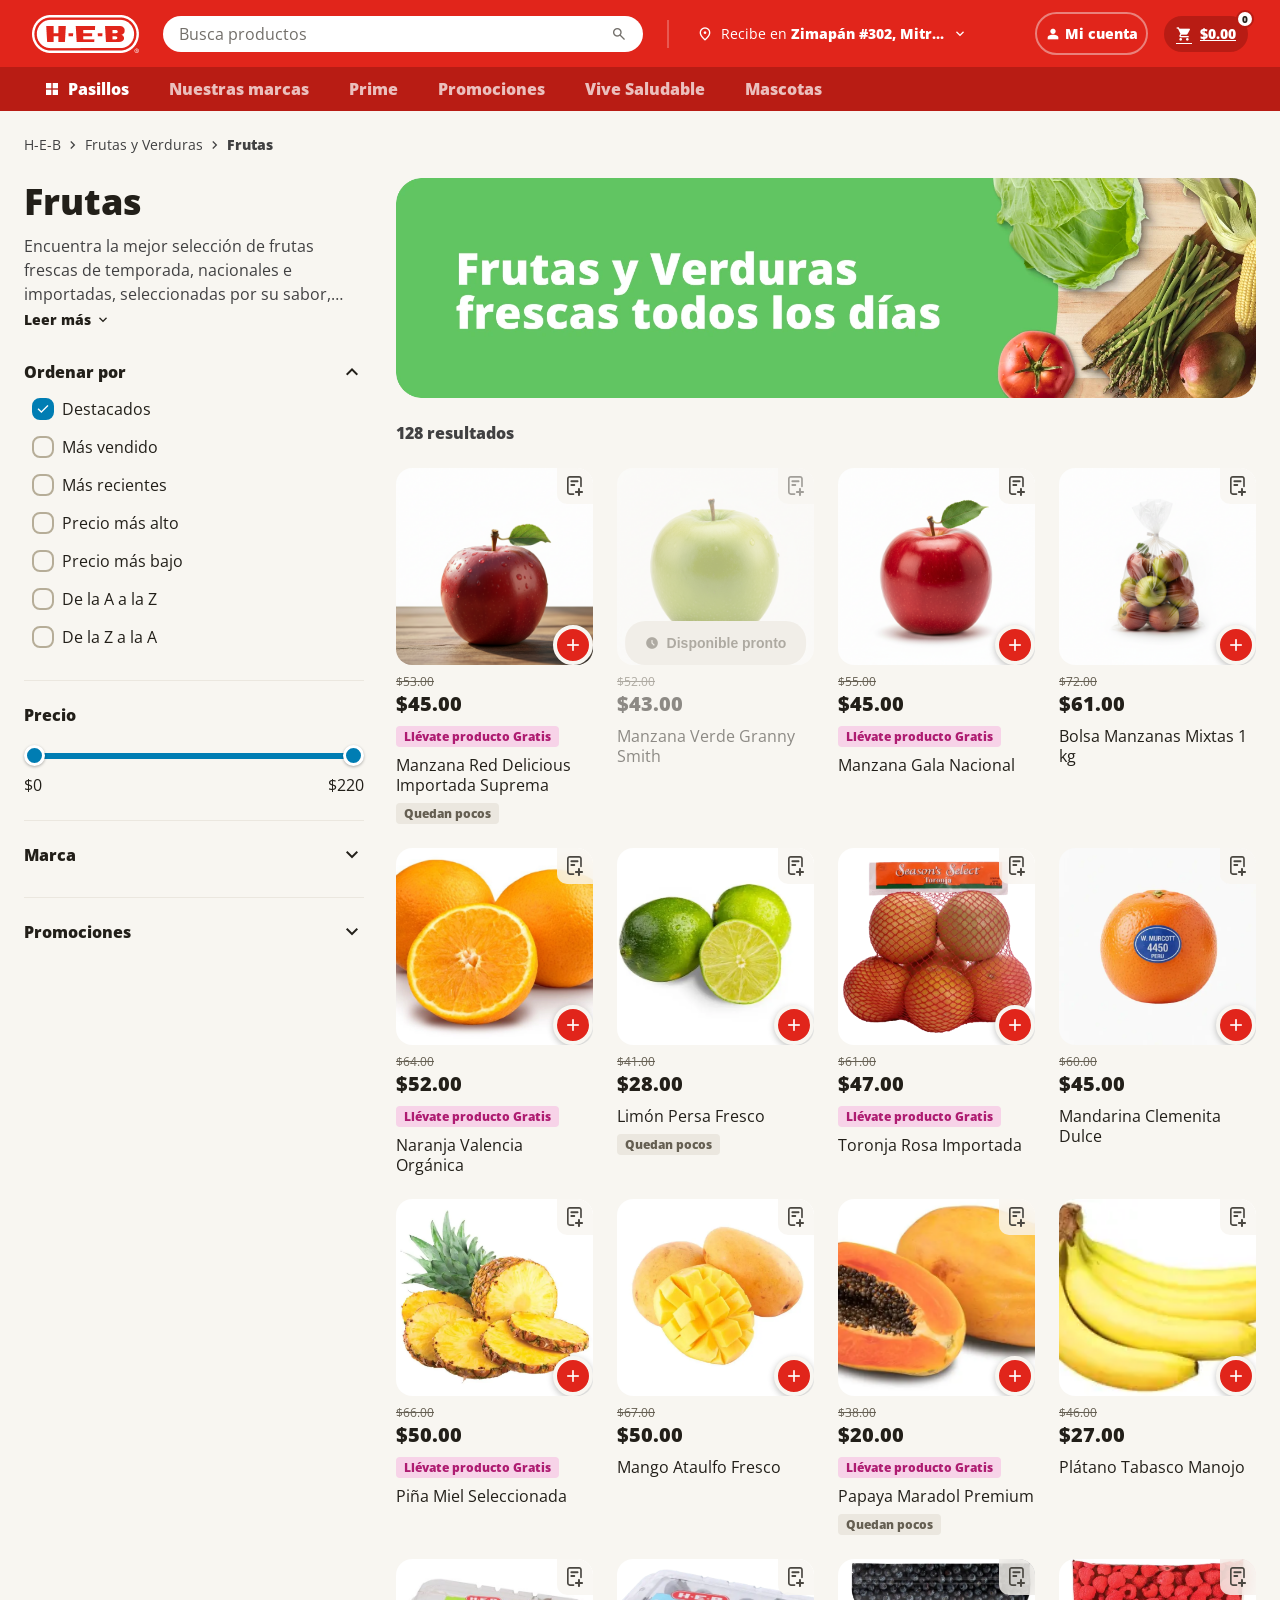
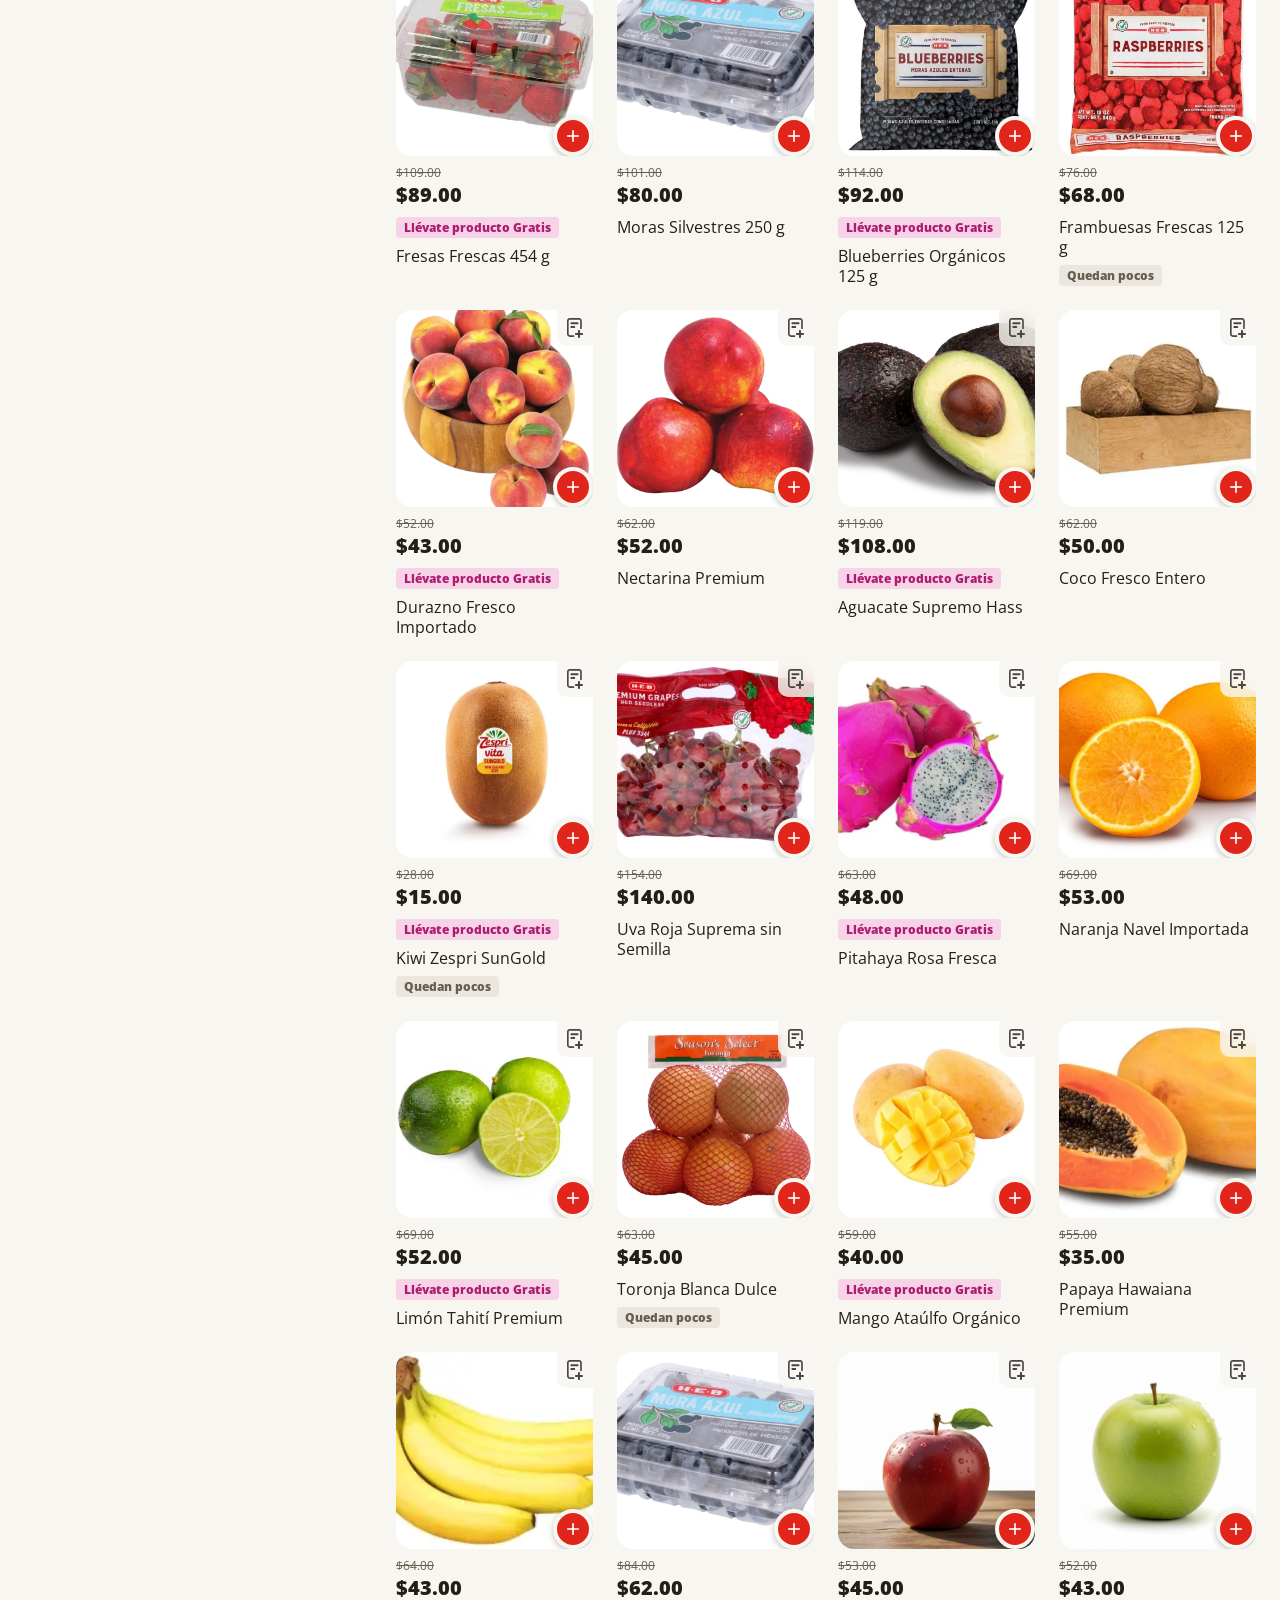
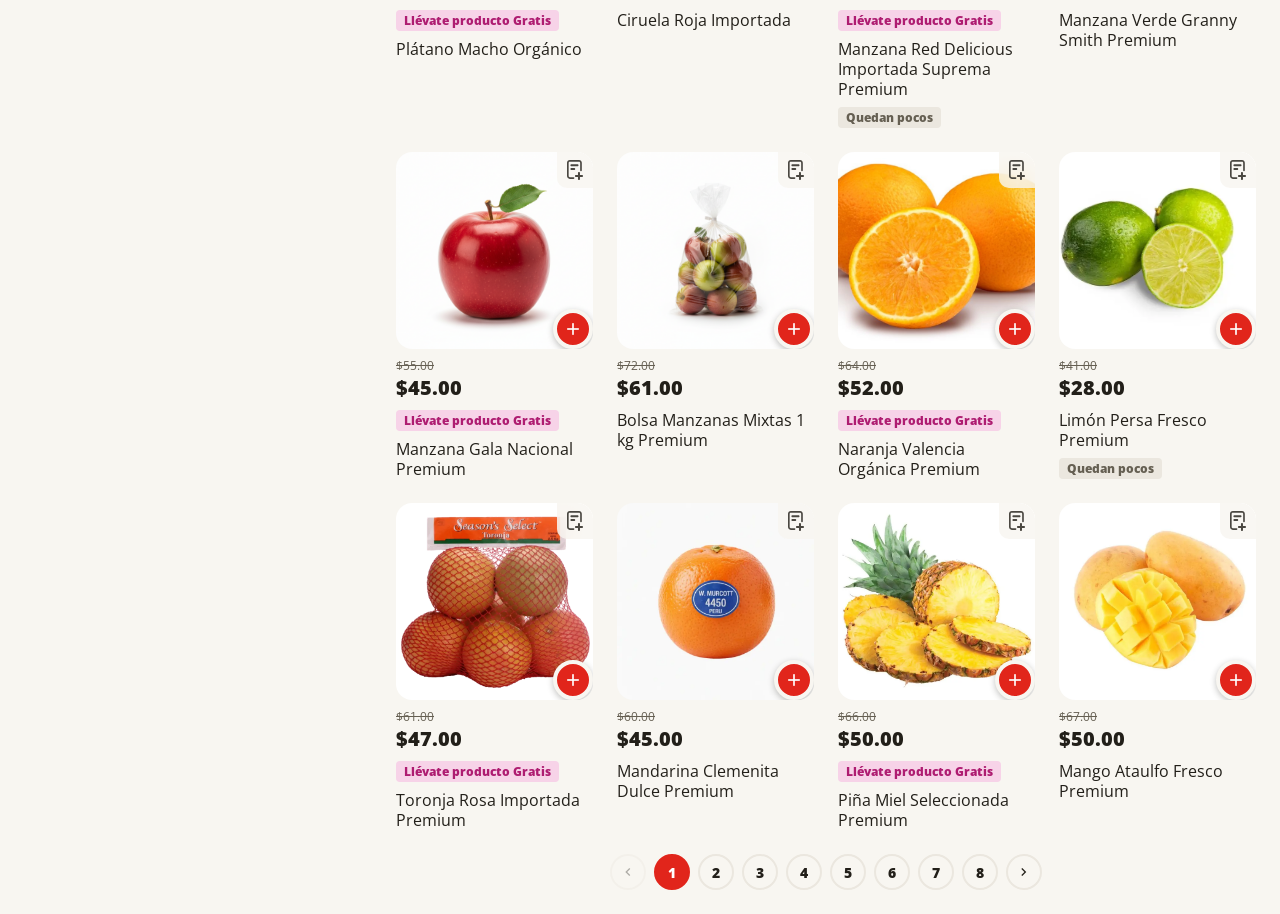
<file: plp.html>
<!DOCTYPE html>
<html lang="es">
<head>
  <meta charset="UTF-8">
  <meta name="viewport" content="width=device-width, initial-scale=1.0">
  <title>Frutas — H-E-B</title>
  <link rel="preconnect" href="https://fonts.googleapis.com">
  <link rel="preconnect" href="https://fonts.gstatic.com" crossorigin>
  <link href="https://fonts.googleapis.com/css2?family=Open+Sans:wght@400;600;700;800&display=swap" rel="stylesheet">
  <link href="https://fonts.googleapis.com/css2?family=Material+Symbols+Outlined:opsz,wght,FILL,GRAD@20..48,100..700,0..1,-50..200&display=swap" rel="stylesheet">
  <link rel="stylesheet" href="style.css">
  <link rel="stylesheet" href="plp.css">
</head>
<body class="plp-body">

<!-- ══ HEADER ══ -->
<header class="plp-header">
  <div class="plp-header-top">
    <button class="plp-icon-btn plp-header-lead-btn" onclick="openPasillosMenu()" aria-label="Menú">
      <span class="msi" aria-hidden="true">menu</span>
    </button>

    <a class="plp-logo-link" href="index.html" aria-label="H-E-B">
      <img class="plp-logo" src="assets/logo-heb-blanco.png" alt="H-E-B">
    </a>

    <button class="plp-search-bar" aria-label="Buscar en H-E-B">
      <span>Busca en H-E-B</span>
      <span class="msi" aria-hidden="true">search</span>
    </button>

    <div class="plp-search-desktop">
      <input type="text" placeholder="Busca productos" aria-label="Busca productos">
      <span class="msi" aria-hidden="true">search</span>
    </div>

    <div class="plp-header-divider" aria-hidden="true"></div>

    <button class="plp-delivery-pill">
      <span class="msi" aria-hidden="true">location_on</span>
      <span class="plp-delivery-text">Recibe en <strong>Zimapán #302, Mitr...</strong></span>
      <span class="msi" aria-hidden="true">keyboard_arrow_down</span>
    </button>

    <div class="plp-header-actions">
      <button class="plp-account-btn">
        <span class="msi" aria-hidden="true">person</span>
        <span>Mi cuenta</span>
      </button>
      <a class="plp-cart-btn" href="cart.html">
        <span class="msi" aria-hidden="true">shopping_cart</span>
        <span class="plp-cart-price">$0.00</span>
        <span class="plp-cart-badge">0</span>
      </a>
    </div>

    <a class="plp-icon-btn plp-cart-icon-btn" href="cart.html" aria-label="Ir al carrito">
      <span class="msi" aria-hidden="true">shopping_cart</span>
      <span class="plp-cart-badge">0</span>
    </a>
  </div>

  <button class="plp-delivery-bar">
    ¿Cómo quieres recibir tu pedido?
    <span class="msi" aria-hidden="true">keyboard_arrow_down</span>
  </button>

  <nav class="plp-pleca" aria-label="Categorías">
    <button class="plp-pleca-item active" onclick="openPasillosMenu()"><span class="msi" aria-hidden="true">border_all</span> Pasillos</button>
    <button class="plp-pleca-item">Nuestras marcas</button>
    <button class="plp-pleca-item">Prime</button>
    <button class="plp-pleca-item">Promociones</button>
    <button class="plp-pleca-item">Vive Saludable</button>
    <button class="plp-pleca-item">Mascotas</button>
  </nav>
</header>

<!-- ══ BODY ══ -->
<main class="plp-main">

  <nav class="plp-breadcrumb" aria-label="Ruta de navegación">
    <span>H-E-B</span>
    <span class="msi" aria-hidden="true" style="font-size:16px; color:#414142">chevron_right</span>
    <span>Frutas y Verduras</span>
    <span class="msi" aria-hidden="true" style="font-size:16px; color:#414142">chevron_right</span>
    <strong>Frutas</strong>
  </nav>

  <div class="plp-layout">

    <!-- ── Desktop: filtros siempre visibles ── -->
    <aside class="plp-filters-sidebar" aria-label="Filtros">
      <div class="plp-filter-intro">
        <h1 class="plp-filter-title">Frutas</h1>
        <p class="plp-filter-desc" id="filterDesc">Encuentra la mejor selección de frutas frescas de temporada, nacionales e importadas, seleccionadas por su sabor, textura y calidad, directo del campo a tu mesa.</p>
        <button type="button" class="plp-leer-mas" onclick="toggleFilterDesc()">
          <span id="filterDescLabel">Leer más</span>
          <span class="msi" aria-hidden="true" style="font-size:16px" id="filterDescIcon">keyboard_arrow_down</span>
        </button>
      </div>

      <div class="plp-filter-section">
        <button type="button" class="plp-filter-header" onclick="toggleFilterSection(this)">
          Ordenar por
          <span class="msi" aria-hidden="true" style="font-size:24px">keyboard_arrow_up</span>
        </button>
        <div class="plp-filter-body">
          <button type="button" class="plp-checkbox-row plp-sort-row checked" onclick="selectSort(this)">
            <span class="plp-checkbox-box"><span class="msi" aria-hidden="true" style="font-size:16px; color:white">check</span></span>
            Destacados
          </button>
          <button type="button" class="plp-checkbox-row plp-sort-row" onclick="selectSort(this)">
            <span class="plp-checkbox-box"><span class="msi" aria-hidden="true" style="font-size:16px; color:white">check</span></span>
            Más vendido
          </button>
          <button type="button" class="plp-checkbox-row plp-sort-row" onclick="selectSort(this)">
            <span class="plp-checkbox-box"><span class="msi" aria-hidden="true" style="font-size:16px; color:white">check</span></span>
            Más recientes
          </button>
          <button type="button" class="plp-checkbox-row plp-sort-row" onclick="selectSort(this)">
            <span class="plp-checkbox-box"><span class="msi" aria-hidden="true" style="font-size:16px; color:white">check</span></span>
            Precio más alto
          </button>
          <button type="button" class="plp-checkbox-row plp-sort-row" onclick="selectSort(this)">
            <span class="plp-checkbox-box"><span class="msi" aria-hidden="true" style="font-size:16px; color:white">check</span></span>
            Precio más bajo
          </button>
          <button type="button" class="plp-checkbox-row plp-sort-row" onclick="selectSort(this)">
            <span class="plp-checkbox-box"><span class="msi" aria-hidden="true" style="font-size:16px; color:white">check</span></span>
            De la A a la Z
          </button>
          <button type="button" class="plp-checkbox-row plp-sort-row" onclick="selectSort(this)">
            <span class="plp-checkbox-box"><span class="msi" aria-hidden="true" style="font-size:16px; color:white">check</span></span>
            De la Z a la A
          </button>
        </div>
      </div>

      <div class="plp-filter-section">
        <button type="button" class="plp-filter-header" onclick="toggleFilterSection(this)">Precio</button>
        <div class="plp-filter-body">
          <div class="plp-price-slider">
            <div class="plp-price-track"></div>
            <div class="plp-price-track-fill"></div>
            <div class="plp-price-handle" style="left:0"></div>
            <div class="plp-price-handle" style="right:0"></div>
          </div>
          <div class="plp-price-labels">
            <span>$0</span>
            <span>$220</span>
          </div>
        </div>
      </div>

      <div class="plp-filter-section">
        <button type="button" class="plp-filter-header" onclick="toggleFilterSection(this)">
          Marca
          <span class="msi" aria-hidden="true" style="font-size:24px">keyboard_arrow_down</span>
        </button>
        <div class="plp-filter-body" hidden>
          <button type="button" class="plp-checkbox-row" onclick="toggleCheckbox(this)"><span class="plp-checkbox-box"><span class="msi" aria-hidden="true" style="font-size:16px; color:white">check</span></span>H-E-B<span class="plp-checkbox-count">38</span></button>
          <button type="button" class="plp-checkbox-row" onclick="toggleCheckbox(this)"><span class="plp-checkbox-box"><span class="msi" aria-hidden="true" style="font-size:16px; color:white">check</span></span>Golden Acres<span class="plp-checkbox-count">21</span></button>
          <button type="button" class="plp-checkbox-row" onclick="toggleCheckbox(this)"><span class="plp-checkbox-box"><span class="msi" aria-hidden="true" style="font-size:16px; color:white">check</span></span>Sunkist<span class="plp-checkbox-count">17</span></button>
          <button type="button" class="plp-checkbox-row" onclick="toggleCheckbox(this)"><span class="plp-checkbox-box"><span class="msi" aria-hidden="true" style="font-size:16px; color:white">check</span></span>Orgánico Certificado<span class="plp-checkbox-count">14</span></button>
          <button type="button" class="plp-checkbox-row" onclick="toggleCheckbox(this)"><span class="plp-checkbox-box"><span class="msi" aria-hidden="true" style="font-size:16px; color:white">check</span></span>Import USA<span class="plp-checkbox-count">12</span></button>
          <button type="button" class="plp-checkbox-row" onclick="toggleCheckbox(this)"><span class="plp-checkbox-box"><span class="msi" aria-hidden="true" style="font-size:16px; color:white">check</span></span>Rainier<span class="plp-checkbox-count">9</span></button>
        </div>
      </div>

      <div class="plp-filter-section">
        <button type="button" class="plp-filter-header" onclick="toggleFilterSection(this)">
          Promociones
          <span class="msi" aria-hidden="true" style="font-size:24px">keyboard_arrow_down</span>
        </button>
        <div class="plp-filter-body" hidden>
          <button type="button" class="plp-checkbox-row" onclick="toggleCheckbox(this)"><span class="plp-checkbox-box"><span class="msi" aria-hidden="true" style="font-size:16px; color:white">check</span></span>Llévate producto gratis<span class="plp-checkbox-count">45</span></button>
          <button type="button" class="plp-checkbox-row" onclick="toggleCheckbox(this)"><span class="plp-checkbox-box"><span class="msi" aria-hidden="true" style="font-size:16px; color:white">check</span></span>Quedan pocos<span class="plp-checkbox-count">27</span></button>
        </div>
      </div>
    </aside>

    <div class="plp-content">
      <div class="plp-banner">
        <img src="assets/banner-overlay.webp" alt="Frutas frescas todos los días">
      </div>

      <div class="plp-results-row">
        <span class="plp-results-count">128 resultados</span>
        <button class="plp-filtros-btn">
          Filtros
          <span class="msi" aria-hidden="true" style="font-size:16px">keyboard_arrow_down</span>
        </button>
      </div>

      <div class="plp-grid" id="plpGrid"></div>

      <nav class="plp-pagination" id="plpPagination" aria-label="Paginación de resultados"></nav>
    </div>

  </div>

</main>

<!-- ══ SUSTITUTE MODAL ══ -->
<div class="plp-overlay" id="subOverlay" onclick="closeSubstituteModal()" hidden></div>
<div class="plp-modal" id="subModal" hidden role="dialog" aria-modal="true" aria-labelledby="subModalTitle">
  <div class="plp-modal-sheet">
    <div class="plp-modal-header">
      <button type="button" class="plp-modal-back" id="subBack" onclick="closeSearchScreen()" aria-label="Regresar" hidden>
        <span class="msi" aria-hidden="true" style="font-size:18px">arrow_back</span>
      </button>
      <h2 class="plp-modal-title" id="subModalTitle">Sustitutos</h2>
      <button type="button" class="plp-modal-close" onclick="closeSubstituteModal()" aria-label="Cerrar">
        <span class="msi" aria-hidden="true" style="font-size:18px">close</span>
      </button>
    </div>

    <p class="plp-summary-label">Dinos qué prefieres si se agota este producto:</p>
    <div class="plp-selection-summary" id="subOriginSummary" hidden></div>

    <div class="plp-modal-body">
      <div class="plp-modal-view" id="subMainScreen">
        <div class="plp-promo-panel" id="subPromoPanel" hidden>
          <h3 class="plp-promo-title">Mantén tu promoción con estos sustitutos</h3>
          <div class="plp-promo-row-wrap">
            <button type="button" class="plp-carousel-nav plp-carousel-nav-prev" id="subPromoCarouselPrev" aria-label="Anterior" hidden>‹</button>
            <div class="plp-promo-row" id="subPromoCarousel"></div>
            <button type="button" class="plp-carousel-nav plp-carousel-nav-next" id="subPromoCarouselNext" aria-label="Siguiente" hidden>›</button>
          </div>
        </div>

        <div class="plp-similar">
          <h3 class="plp-similar-title">Elige un producto o una opción</h3>
          <div class="plp-similar-row" id="subCarousel"></div>
        </div>
      </div>

      <div class="plp-modal-view" id="subSearchScreen" hidden>
        <div class="plp-search-input-wrap">
          <span class="msi" aria-hidden="true" style="font-size:16px; color:#655f52">search</span>
          <input type="text" id="subSearchInput" class="plp-search-input" placeholder="Busca cualquier producto para sustituir" oninput="renderSearchGrid()">
          <button type="button" class="plp-search-clear" onclick="clearSubSearch()" aria-label="Limpiar búsqueda">
            <span class="msi" aria-hidden="true" style="font-size:14px; color:#655f52">close</span>
          </button>
        </div>
        <div class="plp-search-grid" id="subSearchGrid"></div>
      </div>
    </div>

    <p class="plp-summary-label" id="subSelectionLabel" hidden>Si se agota enviaremos:</p>
    <div class="plp-selection-summary" id="subSelectionSummary" hidden></div>

    <div class="plp-modal-footer">
      <p id="subFooterNote">Se te cobrará el precio del artículo que recibas.</p>
      <button type="button" class="plp-modal-save" id="subSave" onclick="saveSelection()" disabled>Guardar selección</button>
    </div>
  </div>
</div>

<div class="plp-toast" id="subToast" role="status" aria-live="polite">
  <span class="msi msi-fill" aria-hidden="true" style="font-size:20px; color:#2a9f47">check_circle</span>
  <span>Sustituto guardado con éxito.</span>
</div>

<!-- ══ MENÚ PASILLOS (mega menú de categorías) ══ -->
<div class="pasillos-overlay" id="pasillosOverlay" onclick="closePasillosMenu()" hidden></div>
<div class="pasillos-panel" id="pasillosPanel" hidden role="dialog" aria-modal="true" aria-label="Pasillos">
  <div class="pasillos-sheet">
    <div class="pasillos-view" id="pasillosLevel1">
      <div class="pasillos-header">
        <h2 class="pasillos-title">Explorar todo</h2>
        <button type="button" class="pasillos-close" onclick="closePasillosMenu()" aria-label="Cerrar">
          <span class="msi" aria-hidden="true" style="font-size:18px">close</span>
        </button>
      </div>
      <div class="pasillos-list">
        <button type="button" class="pasillos-pill">Despensa</button>
        <button type="button" class="pasillos-pill" onclick="showPasillosLevel2()">Frutas y Verduras</button>
        <button type="button" class="pasillos-pill">Carnes y Pescados</button>
        <button type="button" class="pasillos-pill">Bebidas y Snacks</button>
        <button type="button" class="pasillos-pill">Jamones, Quesos y Deli</button>
        <button type="button" class="pasillos-pill">Pan y Tortillas</button>
        <button type="button" class="pasillos-pill">Lácteos y Huevo</button>
        <button type="button" class="pasillos-pill">Vinos, Licores y Cervezas</button>
        <button type="button" class="pasillos-pill">Alimentos Congelados</button>
        <button type="button" class="pasillos-pill">Bebés</button>
        <button type="button" class="pasillos-pill">Cuidado Personal y Belleza</button>
        <button type="button" class="pasillos-pill">Mascotas</button>
        <button type="button" class="pasillos-pill">Hogar y Entretenimiento</button>
        <button type="button" class="pasillos-pill">Limpieza del Hogar</button>
      </div>
    </div>

    <div class="pasillos-view" id="pasillosLevel2" hidden>
      <div class="pasillos-header">
        <button type="button" class="pasillos-back" onclick="showPasillosLevel1()" aria-label="Regresar">
          <span class="msi" aria-hidden="true" style="font-size:18px">arrow_back</span>
        </button>
        <h2 class="pasillos-title">Frutas y Verduras</h2>
        <button type="button" class="pasillos-close" onclick="closePasillosMenu()" aria-label="Cerrar">
          <span class="msi" aria-hidden="true" style="font-size:18px">close</span>
        </button>
      </div>
      <div class="pasillos-groups">
        <div class="pasillos-group">
          <button type="button" class="pasillos-group-header" onclick="togglePasillosGroup(this)">
            <span class="msi pasillos-group-chevron" aria-hidden="true">keyboard_arrow_down</span>
            <span class="pasillos-group-name">A Granel</span>
            <a class="pasillos-vertodo" href="#" onclick="event.preventDefault()">Ver todo</a>
          </button>
          <div class="pasillos-group-items" hidden>
            <a class="pasillos-item" href="#" onclick="event.preventDefault()">Desinfectantes</a>
          </div>
        </div>

        <div class="pasillos-group">
          <button type="button" class="pasillos-group-header" onclick="togglePasillosGroup(this)">
            <span class="msi pasillos-group-chevron" aria-hidden="true">keyboard_arrow_down</span>
            <span class="pasillos-group-name">Ensaladas</span>
            <a class="pasillos-vertodo" href="#" onclick="event.preventDefault()">Ver todo</a>
          </button>
          <div class="pasillos-group-items" hidden>
            <a class="pasillos-item" href="#" onclick="event.preventDefault()">Fruta Cortada</a>
            <a class="pasillos-item" href="#" onclick="event.preventDefault()">Fruta Enchilada</a>
          </div>
        </div>

        <div class="pasillos-group">
          <button type="button" class="pasillos-group-header" onclick="togglePasillosGroup(this)">
            <span class="msi pasillos-group-chevron" aria-hidden="true">keyboard_arrow_up</span>
            <span class="pasillos-group-name">Frutas</span>
            <a class="pasillos-vertodo pasillos-vertodo--active" href="plp.html">Ver todo</a>
          </button>
          <div class="pasillos-group-items">
            <a class="pasillos-item" href="plp.html">HEB Fresh</a>
            <a class="pasillos-item" href="plp.html">Jugos</a>
            <a class="pasillos-item" href="plp.html">Nueces y Cacahuates</a>
            <a class="pasillos-item" href="plp.html">Orgánicos</a>
            <a class="pasillos-item" href="plp.html">Variedad</a>
            <a class="pasillos-item" href="plp.html">Vegetales en bolsa</a>
          </div>
        </div>

        <div class="pasillos-group">
          <button type="button" class="pasillos-group-header" onclick="togglePasillosGroup(this)">
            <span class="msi pasillos-group-chevron" aria-hidden="true">keyboard_arrow_down</span>
            <span class="pasillos-group-name">Verduras</span>
            <a class="pasillos-vertodo" href="#" onclick="event.preventDefault()">Ver todo</a>
          </button>
          <div class="pasillos-group-items" hidden></div>
        </div>
      </div>
    </div>
  </div>
</div>

<script src="plp.js"></script>
</body>
</html>
</file>
<file: style.css>
*, *::before, *::after { box-sizing: border-box; margin: 0; padding: 0; }

:root {
  /* Brand */
  --red:       #e1251b;
  --red-dk:    #b81c14;
  --blue:      #007db3;
  --blue-bg:   #e8f4fa;
  --magenta:   #d9238d;
  --amber:     #cd8100;
  --green:     #2a9f47;

  /* Ink */
  --ink:       #221f19;
  --ink-2:     #655f52;
  --ink-3:     #b6ad98;

  /* Surface */
  --bg:        #f8f6f1;
  --surface:   #ffffff;
  --subtle:    #ebe7df;

  /* Border */
  --border:    #d9d4c7;

  --fn: 'Open Sans', -apple-system, BlinkMacSystemFont, sans-serif;
}

body {
  font-family: var(--fn);
  background: var(--bg);
  color: var(--ink);
  min-height: 100vh;
  -webkit-font-smoothing: antialiased;
}

/* ══ Transición entre páginas — muy rápida y sutil, casi imperceptible ══ */
/* Progressive enhancement: en navegadores sin soporte, la navegación es instantánea (sin transición). */
@view-transition {
  navigation: auto;
}
::view-transition-old(root),
::view-transition-new(root) {
  animation-duration: .12s;
  animation-timing-function: ease-out;
}

/* ══ Icon library — Material Symbols Outlined ══ */
.msi {
  font-family: 'Material Symbols Outlined';
  font-weight: normal;
  font-style: normal;
  font-size: 24px;
  line-height: 1;
  letter-spacing: normal;
  text-transform: none;
  display: inline-flex;
  align-items: center;
  justify-content: center;
  white-space: nowrap;
  word-wrap: normal;
  direction: ltr;
  -webkit-font-smoothing: antialiased;
  font-variation-settings: 'FILL' 0, 'wght' 400, 'GRAD' 0, 'opsz' 24;
  user-select: none;
  flex-shrink: 0;
}
.msi-fill,
.plp-pleca-item .msi,
.plp-account-btn .msi,
.plp-cart-btn .msi,
.plp-cart-icon-btn .msi {
  font-variation-settings: 'FILL' 1, 'wght' 400, 'GRAD' 0, 'opsz' 24;
}

/* ── Header ── */
.heb-header {
  background: var(--red);
  height: 56px;
  display: flex;
  align-items: center;
  justify-content: center;
  position: sticky;
  top: 0;
  z-index: 10;
  box-shadow: 0 1px 4px rgba(0,0,0,.18);
}

/* ── Page layout ── */
.page-wrap {
  max-width: 1240px;
  margin: 0 auto;
  padding: 16px 48px 48px;
  display: flex;
  gap: 32px;
  align-items: start;
}

/* ── Cart column ── */
.cart-main {
  width: 600px;
  flex-shrink: 0;
}

.cart-head {
  display: flex;
  align-items: center;
  gap: 8px;
  margin-bottom: 20px;
}

.back-btn {
  background: none;
  border: none;
  cursor: pointer;
  color: var(--ink);
  padding: 6px;
  border-radius: 8px;
  display: flex;
  align-items: center;
  transition: background .12s;
}
.back-btn:hover { background: rgba(0,0,0,.06); }

.cart-title {
  font-size: 28px;
  font-weight: 800;
  line-height: 32px;
  letter-spacing: -.3px;
  flex: 1;
  color: var(--ink);
}
.cart-count {
  font-size: 16px;
  font-weight: 400;
  color: var(--ink-2);
}

.vaciar-btn {
  display: inline-flex;
  align-items: center;
  gap: 6px;
  background: none;
  border: none;
  cursor: pointer;
  font-family: var(--fn);
  font-size: 14px;
  font-weight: 700;
  color: var(--ink-2);
  padding: 6px 8px;
  border-radius: 8px;
  transition: background .12s;
  white-space: nowrap;
}
.vaciar-btn:hover { background: rgba(0,0,0,.06); }

.section-label {
  font-size: 14px;
  font-weight: 800;
  color: var(--ink-3);
  margin-bottom: 12px;
}

/* ── Promo group ── */
.promo-group { margin-bottom: 12px; }

.promo-tag {
  display: inline-flex;
  align-items: center;
  gap: 2px;
  font-family: var(--fn);
  font-size: 14px;
  font-weight: 800;
  line-height: 18px;
  margin-bottom: 8px;
  background: none;
  border: none;
  padding: 0;
  cursor: pointer;
}
.promo-tag.static { cursor: default; }
.promo-tag.magenta { color: var(--magenta); }
.promo-tag.amber   { color: var(--amber); }
.promo-tag.green   { color: var(--green); }

/* ── Product card ── */
.product-card {
  background: var(--surface);
  border-radius: 24px;
  padding: 12px;
  display: grid;
  grid-template-columns: 60px 1fr auto auto;
  gap: 10px;
  align-items: flex-start;
  box-shadow: 0 1px 3px rgba(34,31,25,.07);
  position: relative;
}

.product-img-wrap {
  width: 60px;
  height: 60px;
  flex-shrink: 0;
  background: var(--bg);
  border-radius: 10px;
  display: flex;
  align-items: center;
  justify-content: center;
  overflow: hidden;
}

.product-info { flex: 1; min-width: 0; }

.product-name {
  font-size: 14px;
  font-weight: 600;
  line-height: 18px;
  color: var(--ink);
  margin-bottom: 6px;
}

/* Stepper */
.stepper {
  display: inline-flex;
  align-items: center;
  background: var(--subtle);
  border: none;
  border-radius: 20px;
  overflow: hidden;
}
.st-btn {
  background: none;
  border: none;
  cursor: pointer;
  color: var(--red);
  width: 28px;
  height: 28px;
  font-size: 18px;
  font-weight: 700;
  display: flex;
  align-items: center;
  justify-content: center;
  font-family: var(--fn);
  transition: background .1s;
  line-height: 1;
}
.st-btn:hover { background: rgba(34,31,25,.06); }
.st-val {
  font-size: 12px;
  font-weight: 800;
  padding: 0 4px;
  min-width: 40px;
  text-align: center;
  user-select: none;
  color: var(--ink);
  line-height: 16px;
}

.price-col {
  display: flex;
  flex-direction: column;
  align-items: flex-end;
  gap: 2px;
  flex-shrink: 0;
  padding-top: 0;
}
.price-main {
  font-size: 14px;
  font-weight: 800;
  font-variant-numeric: tabular-nums;
  color: var(--ink);
  line-height: 18px;
}
.price-unit {
  font-size: 11px;
  font-weight: 600;
  color: var(--ink-2);
  font-variant-numeric: tabular-nums;
  line-height: 14px;
}

.dots-btn {
  background: none;
  border: none;
  cursor: pointer;
  color: var(--ink-2);
  padding: 4px;
  border-radius: 6px;
  flex-shrink: 0;
  align-self: flex-start;
  display: flex;
  align-items: center;
  transition: background .1s;
}
.dots-btn:hover { background: rgba(0,0,0,.06); }

/* Substitute notice */
.sub-notice {
  grid-column: 1 / -1;
  background: var(--subtle);
  border-radius: 12px;
  padding: 8px 10px;
  display: flex;
  align-items: center;
  gap: 8px;
}
.sub-notice-text { flex: 1; min-width: 0; }
.sub-notice-label {
  font-size: 12px;
  font-weight: 700;
  color: var(--ink);
  display: block;
  line-height: 16px;
}
.sub-notice-product-title {
  font-size: 14px;
  font-weight: 600;
  color: var(--ink);
  display: block;
  line-height: 18px;
  margin-top: 6px;
}
.sub-notice-desc {
  font-size: 11px;
  font-weight: 400;
  color: var(--ink-2);
  display: block;
  line-height: 14px;
}
.cambiar-btn {
  flex-shrink: 0;
  background: var(--surface);
  border: 1.5px solid var(--border);
  border-radius: 24px;
  padding: 7px 18px;
  font-size: 14px;
  font-weight: 700;
  color: var(--blue);
  cursor: pointer;
  font-family: var(--fn);
  transition: background .12s;
  line-height: 18px;
}
.cambiar-btn:hover { background: var(--subtle); }

/* ── Sidebar ── */
.sidebar {
  flex: 1;
  min-width: 0;
  display: flex;
  flex-direction: column;
  gap: 12px;
}

.summary-card {
  background: var(--surface);
  border-radius: 24px;
  padding: 24px 20px;
  box-shadow: 0 1px 3px rgba(34,31,25,.07);
}

.summary-title {
  font-size: 22px;
  font-weight: 800;
  line-height: 28px;
  color: var(--ink);
  margin-bottom: 20px;
}

.savings-highlight {
  display: flex;
  align-items: center;
  justify-content: space-between;
  margin-bottom: 14px;
}
.savings-label { font-size: 16px; font-weight: 800; color: var(--blue); line-height: 20px; }
.savings-value { font-size: 22px; font-weight: 800; color: var(--blue); font-variant-numeric: tabular-nums; }

.cupones-row {
  display: flex;
  align-items: center;
  gap: 8px;
  padding: 12px 14px;
  background: var(--blue-bg);
  border-radius: 16px;
  margin-bottom: 20px;
  cursor: pointer;
  transition: background .12s;
  border: none;
  width: 100%;
}
.cupones-row:hover { background: #d5ebf6; }
.cupones-label {
  flex: 1;
  font-size: 14px;
  font-weight: 700;
  color: var(--blue);
  line-height: 18px;
  text-align: left;
}

.sum-lines {
  border-top: 1px solid var(--border);
  padding-top: 16px;
  display: flex;
  flex-direction: column;
  gap: 12px;
}

.sum-line {
  display: flex;
  align-items: center;
  justify-content: space-between;
  gap: 8px;
}
.sum-line .lbl {
  font-size: 14px;
  font-weight: 600;
  color: var(--ink);
  line-height: 18px;
}
.sum-line .val {
  font-size: 14px;
  font-weight: 600;
  font-variant-numeric: tabular-nums;
  color: var(--ink);
  line-height: 18px;
}

.promo-lbl {
  display: inline-flex;
  align-items: center;
  gap: 4px;
  background: none;
  border: none;
  cursor: pointer;
  font-family: var(--fn);
  font-size: 14px;
  font-weight: 700;
  color: var(--ink);
  padding: 0;
  line-height: 18px;
}
.green-val { color: var(--green); font-weight: 700; }

.envio-val { display: flex; gap: 8px; align-items: center; }
.strike {
  text-decoration: line-through;
  color: var(--ink-3);
  font-size: 13px;
  font-variant-numeric: tabular-nums;
}
.free { color: var(--green); font-weight: 700; font-variant-numeric: tabular-nums; }

.total-line {
  border-top: 1px solid var(--border);
  padding-top: 14px;
  margin-top: 2px;
}
.total-lbl { font-size: 18px !important; font-weight: 800 !important; }
.total-val { font-size: 20px !important; font-weight: 800 !important; letter-spacing: -.3px; }

.pago-btn {
  display: block;
  width: 100%;
  margin-top: 20px;
  background: var(--red);
  color: white;
  border: none;
  border-radius: 24px;
  padding: 16px 24px;
  font-size: 16px;
  font-weight: 800;
  font-family: var(--fn);
  cursor: pointer;
  line-height: 20px;
  transition: background .15s, transform .1s;
}
.pago-btn:hover  { background: var(--red-dk); }
.pago-btn:active { transform: scale(.98); }

/* ── Toggle card ──
   Mobile/tablet: shown al final de la lista de productos, separado del último producto.
   Desktop (≥1200px): shown instead inside the sidebar, below "Resumen de compra". */
.toggle-card {
  position: relative;
  background: var(--surface);
  border-radius: 24px;
  padding: 16px 20px;
  display: flex;
  flex-direction: column;
  gap: 14px;
  box-shadow: 0 1px 3px rgba(34,31,25,.07);
  margin-bottom: 20px;
}
.toggle-card--mobile { margin-top: 20px; }
.toggle-card--desktop { display: none; }

@media (min-width: 1200px) {
  .toggle-card--mobile { display: none; }
  .toggle-card--desktop { display: flex; margin-bottom: 0; }
}
.toggle-header {
  display: flex;
  align-items: center;
  gap: 12px;
}
.toggle-icon {
  width: 36px;
  height: 36px;
  flex-shrink: 0;
  display: flex;
  align-items: center;
  justify-content: center;
}
.toggle-content { flex: 1; }
.toggle-title {
  font-size: 14px;
  font-weight: 700;
  color: var(--ink);
  display: flex;
  align-items: center;
  gap: 5px;
  margin-bottom: 3px;
  line-height: 18px;
}
.toggle-desc {
  font-size: 12px;
  font-weight: 400;
  color: var(--ink-2);
  line-height: 16px;
}
.info-tooltip-wrap {
  display: inline-flex;
  flex-shrink: 0;
}
.info-icon {
  background: none;
  border: none;
  padding: 0;
  font-size: 15px;
  color: var(--blue);
  cursor: pointer;
  flex-shrink: 0;
  display: flex;
}

/* Popover: click-triggered, matches the Figma "¿Cómo funcionan los sustitutos?" tooltip */
.info-tooltip {
  position: absolute;
  z-index: 50;
  top: calc(100% - 28px);
  left: 12px;
  width: 296px;
  max-width: calc(100vw - 48px);
  background: var(--blue);
  border-radius: 16px;
  padding: 10px 12px;
  box-shadow: 0 6px 12.5px rgba(0,0,0,.2);
}
.info-tooltip[hidden] { display: none; }
.info-tooltip-arrow {
  position: absolute;
  top: -8px;
  left: 20px;
  width: 0;
  height: 0;
  border-left: 8px solid transparent;
  border-right: 8px solid transparent;
  border-bottom: 8px solid var(--blue);
}
.info-tooltip-header {
  display: flex;
  align-items: center;
  justify-content: space-between;
  gap: 8px;
  margin-bottom: 4px;
}
.info-tooltip-header span {
  font-size: 14px;
  font-weight: 800;
  color: white;
  line-height: 18px;
}
.info-tooltip-close {
  flex-shrink: 0;
  background: rgba(255,255,255,.22);
  border: none;
  border-radius: 9999px;
  width: 22px;
  height: 22px;
  display: flex;
  align-items: center;
  justify-content: center;
  color: white;
  cursor: pointer;
  transition: background .12s;
}
.info-tooltip-close:hover { background: rgba(255,255,255,.34); }
.info-tooltip-body {
  font-size: 14px;
  font-weight: 400;
  color: white;
  line-height: 18px;
}
/* ── Segmented "Contactarme" / "No reemplazar" (estilo píldora: opción activa en
   cápsula blanca con ícono a color; la inactiva queda apagada sobre el fondo tenue) ── */
.toggle-segment {
  display: flex;
  gap: 4px;
  background: var(--subtle);
  border-radius: 9999px;
  padding: 4px;
}
.toggle-segment-btn {
  flex: 1;
  min-width: 0;
  display: flex;
  align-items: center;
  justify-content: center;
  gap: 6px;
  border: none;
  background: var(--surface);
  border-radius: 9999px;
  padding: 10px 12px;
  font-family: var(--fn);
  font-size: 13px;
  font-weight: 600;
  color: var(--ink-2);
  cursor: pointer;
  white-space: nowrap;
  transition: background .15s, color .15s, box-shadow .15s;
}
.toggle-segment-btn .msi {
  font-size: 18px;
  color: var(--ink-2);
  transition: color .15s;
}
/* Radio visual: ninguno se ve marcado hasta que se elige una preferencia (allowSubstitutes
   null); a partir de ahí refleja cuál está activa igual que el resto de los radios de la app. */
.toggle-segment-radio {
  width: 16px;
  height: 16px;
  border-radius: 9999px;
  border: 1.5px solid var(--border);
  background: var(--surface);
  flex-shrink: 0;
  position: relative;
  transition: border-color .15s;
}
.toggle-segment-radio::after {
  content: '';
  position: absolute;
  top: 50%;
  left: 50%;
  width: 8px;
  height: 8px;
  border-radius: 9999px;
  background: transparent;
  transform: translate(-50%, -50%);
  transition: background .15s;
}
.toggle-segment-btn.active {
  background: var(--surface);
  color: var(--ink);
  font-weight: 800;
  /* Anillo azul alrededor de toda la píldora seleccionada (box-shadow, no border, para
     que no cambie de tamaño al activarse/desactivarse). */
  box-shadow: 0 0 0 2px var(--blue), 0 2px 6px rgba(34,31,25,.14);
}
.toggle-segment-btn.active .msi { color: var(--blue); }
.toggle-segment-btn.active .toggle-segment-radio { border-color: var(--blue); }
.toggle-segment-btn.active .toggle-segment-radio::after { background: var(--blue); }

/* ── Responsive: mobile ≤767px · tablet 768–1199px (stacked, wider) · desktop ≥1200px (2 columns) ── */
@media (max-width: 1199px) {
  .page-wrap {
    flex-direction: column;
    padding: 16px 16px 48px;
  }
  .cart-main { width: 100%; }
  .sidebar { order: -1; }
}

@media (min-width: 768px) and (max-width: 1199px) {
  .page-wrap {
    max-width: 760px;
    padding: 24px 32px 48px;
  }
}

@media (max-width: 480px) {
  .cart-title { font-size: 22px; line-height: 26px; white-space: nowrap; overflow: hidden; text-overflow: ellipsis; }
  .cart-count { font-size: 16px; }
  .vaciar-label { display: none; }
}
</file>
<file: plp.css>
/* ══ PLP (Product Listing Page) — mobile ══ */

:root {
  --plp-red-banner: #c82118;
  --plp-breadcrumb: #414142;
  --plp-pink-bg:  #f7d3e8;
  --plp-pink-txt: #ae1c71;
}

.plp-body {
  background: var(--bg);
}

.plp-page-wrap,
.plp-main {
  max-width: 480px;
  min-width: 390px;
  margin: 0 auto;
}

/* ── Header ── */
.plp-header {
  max-width: 480px;
  min-width: 390px;
  margin: 0 auto;
  position: sticky;
  top: 0;
  z-index: 10;
}

.plp-header-top {
  background: var(--red);
  display: flex;
  align-items: center;
  gap: 8px;
  padding: 16px;
}

.plp-icon-btn {
  background: none;
  border: none;
  cursor: pointer;
  flex-shrink: 0;
  padding: 4px;
  border-radius: 9999px;
  display: flex;
  align-items: center;
  justify-content: center;
  color: white;
  transition: background .12s;
}
.plp-icon-btn:hover { background: rgba(255,255,255,.12); }

.plp-logo-link { flex-shrink: 0; display: flex; align-items: center; }
.plp-logo { height: 32px; width: auto; display: block; }

.plp-search-bar {
  flex: 1;
  min-width: 0;
  background: white;
  border: none;
  border-radius: 32px;
  height: 36px;
  padding: 0 16px;
  display: flex;
  align-items: center;
  justify-content: space-between;
  gap: 16px;
  cursor: pointer;
  font-family: var(--fn);
}
.plp-search-bar span {
  font-size: 14px;
  color: var(--ink-2);
  overflow: hidden;
  text-overflow: ellipsis;
  white-space: nowrap;
}
.plp-search-bar .msi { color: var(--ink-2); font-size: 16px; }

/* Desktop-only search input, delivery pill, account/cart actions, pleca — hidden until ≥1200px */
.plp-search-desktop {
  display: none;
  align-items: center;
  gap: 16px;
  background: white;
  border: none;
  border-radius: 32px;
  height: 36px;
  width: 480px;
  max-width: 512px;
  padding: 0 16px;
  flex-shrink: 1;
}
.plp-search-desktop input {
  flex: 1;
  min-width: 0;
  border: none;
  outline: none;
  background: none;
  font-family: var(--fn);
  font-size: 16px;
  color: var(--ink);
}
.plp-search-desktop input::placeholder { color: #726f6a; }
.plp-search-desktop .msi { color: #726f6a; font-size: 16px; }

.plp-header-divider {
  display: none;
  width: 2px;
  height: 28px;
  background: rgba(255,255,255,.24);
  flex-shrink: 0;
}

.plp-delivery-pill {
  display: none;
  align-items: center;
  gap: 8px;
  background: none;
  border: none;
  cursor: pointer;
  color: white;
  font-family: var(--fn);
  font-size: 14px;
  height: 36px;
  padding: 8px 4px;
  white-space: nowrap;
  flex-shrink: 0;
  border-radius: 9999px;
  transition: background .12s;
}
.plp-delivery-pill:hover { background: rgba(255,255,255,.08); }
.plp-delivery-pill .msi { font-size: 16px; }
.plp-delivery-text { font-weight: 400; }
.plp-delivery-text strong { font-weight: 800; }

.plp-header-actions {
  display: none;
  align-items: center;
  gap: 16px;
  margin-left: auto;
  flex-shrink: 0;
}

.plp-account-btn {
  display: inline-flex;
  align-items: center;
  gap: 4px;
  background: none;
  border: 2px solid #ea817b;
  border-radius: 9999px;
  padding: 10px 8px;
  color: white;
  font-family: var(--fn);
  font-size: 14px;
  font-weight: 800;
  cursor: pointer;
  white-space: nowrap;
  transition: background .12s;
}
.plp-account-btn:hover { background: rgba(255,255,255,.08); }
.plp-account-btn .msi { font-size: 16px; }

.plp-cart-btn {
  display: inline-flex;
  align-items: center;
  gap: 8px;
  background: var(--red-dk);
  height: 36px;
  padding: 8px 12px;
  border-radius: 9999px;
  color: white;
  font-family: var(--fn);
  font-size: 14px;
  font-weight: 800;
  position: relative;
  white-space: nowrap;
  transition: background .12s;
}
.plp-cart-btn:hover { background: #9c1a12; }
.plp-cart-btn .msi { font-size: 16px; }
.plp-cart-badge {
  position: absolute;
  top: -6px;
  right: -6px;
  background: white;
  border: 2px solid var(--red-dk);
  border-radius: 9999px;
  min-width: 18px;
  height: 18px;
  padding: 0 3px;
  display: flex;
  align-items: center;
  justify-content: center;
  font-size: 10px;
  font-weight: 800;
  color: var(--ink);
  line-height: 1;
}

.plp-cart-icon-btn { display: flex; position: relative; }

.plp-delivery-bar {
  width: 100%;
  background: var(--plp-red-banner);
  border: none;
  cursor: pointer;
  color: white;
  font-family: var(--fn);
  font-size: 14px;
  font-weight: 800;
  height: 40px;
  display: flex;
  align-items: center;
  justify-content: center;
  gap: 4px;
}
.plp-delivery-bar .msi { font-size: 20px; }

/* Pleca — secondary category nav, desktop only */
.plp-pleca {
  display: none;
  align-items: center;
  gap: 16px;
  background: var(--red-dk);
  padding: 4px 32px;
  width: 100%;
}
.plp-pleca-item {
  display: inline-flex;
  align-items: center;
  gap: 8px;
  background: none;
  border: none;
  cursor: pointer;
  height: 36px;
  padding: 8px 12px;
  border-radius: 9999px;
  font-family: var(--fn);
  font-size: 16px;
  font-weight: 800;
  color: rgba(255,255,255,.72);
  white-space: nowrap;
  transition: background .12s, color .12s;
}
.plp-pleca-item .msi { font-size: 16px; }
.plp-pleca-item:hover { background: rgba(255,255,255,.08); }
.plp-pleca-item.active { color: white; }

/* ── Body ── */
.plp-main {
  padding: 24px;
  display: flex;
  flex-direction: column;
  gap: 24px;
}

.plp-breadcrumb {
  display: flex;
  flex-wrap: wrap;
  align-items: center;
  gap: 4px;
  font-size: 14px;
  color: var(--plp-breadcrumb);
}
.plp-breadcrumb strong { font-weight: 800; }

/* ── Desktop layout: filters sidebar + content column ── */
.plp-layout {
  display: flex;
  flex-direction: column;
  gap: 24px;
}

.plp-content {
  display: flex;
  flex-direction: column;
  gap: 24px;
  min-width: 0;
  flex: 1;
}

.plp-filters-sidebar {
  display: none;
}

.plp-filter-title {
  font-size: 36px;
  font-weight: 800;
  line-height: 48px;
  color: var(--ink);
  margin-bottom: 8px;
}
.plp-filter-desc {
  font-size: 16px;
  line-height: 24px;
  color: var(--plp-breadcrumb);
  display: -webkit-box;
  -webkit-line-clamp: 3;
  -webkit-box-orient: vertical;
  overflow: hidden;
}
.plp-filter-desc.expanded {
  -webkit-line-clamp: unset;
  overflow: visible;
}
.plp-leer-mas {
  display: inline-flex;
  align-items: center;
  gap: 4px;
  background: none;
  border: none;
  cursor: pointer;
  font-family: var(--fn);
  font-size: 14px;
  font-weight: 800;
  color: var(--ink);
  padding: 0;
  margin-top: 4px;
}

.plp-filter-section {
  border-top: 1px solid var(--subtle);
  padding-top: 16px;
}
.plp-filter-intro + .plp-filter-section { border-top: none; padding-top: 0; }
.plp-filter-header {
  display: flex;
  align-items: center;
  justify-content: space-between;
  width: 100%;
  height: 36px;
  padding: 8px 0;
  background: none;
  border: none;
  cursor: pointer;
  font-family: var(--fn);
  font-size: 16px;
  font-weight: 800;
  color: var(--ink);
}
.plp-filter-body {
  display: flex;
  flex-direction: column;
}
.plp-filter-body[hidden] { display: none; }

.plp-checkbox-row {
  display: flex;
  align-items: center;
  gap: 8px;
  width: 100%;
  padding: 8px;
  background: none;
  border: none;
  cursor: pointer;
  text-align: left;
  font-family: var(--fn);
  font-size: 16px;
  color: var(--ink);
  border-radius: 8px;
  transition: background .12s;
}
.plp-checkbox-row:hover { background: var(--subtle); }
.plp-checkbox-box {
  width: 22px;
  height: 22px;
  border-radius: 8px;
  border: 2px solid var(--ink-3);
  flex-shrink: 0;
  display: flex;
  align-items: center;
  justify-content: center;
}
.plp-checkbox-row.checked .plp-checkbox-box {
  background: var(--blue);
  border-color: var(--blue);
}
.plp-checkbox-box .msi { display: none; }
.plp-checkbox-row.checked .plp-checkbox-box .msi { display: flex; }
.plp-checkbox-count {
  margin-left: auto;
  font-size: 12px;
  color: var(--ink);
}

.plp-price-slider {
  position: relative;
  width: 100%;
  height: 21px;
  margin-top: 12px;
}
.plp-price-track {
  position: absolute;
  top: 8px;
  left: 0;
  right: 0;
  height: 6px;
  border-radius: 12px;
  background: var(--blue-bg);
}
.plp-price-track-fill {
  position: absolute;
  top: 8px;
  left: 10px;
  right: 10px;
  height: 6px;
  border-radius: 12px;
  background: var(--blue);
}
.plp-price-handle {
  position: absolute;
  top: 0;
  width: 21px;
  height: 21px;
  border-radius: 50%;
  background: var(--blue);
  border: 3px solid white;
  box-shadow: 0 1px 3px rgba(0,0,0,.3);
}
.plp-price-labels {
  display: flex;
  justify-content: space-between;
  font-size: 16px;
  color: var(--ink);
  margin-top: 8px;
}

.plp-banner {
  width: 100%;
  border-radius: 24px;
  overflow: hidden;
  line-height: 0;
}
.plp-banner img {
  width: 100%;
  height: 154px;
  object-fit: cover;
  /* La imagen es un banner muy ancho con el texto pegado al lado izquierdo: recortar
     desde la izquierda evita que el cover centrado le corte el texto en mobile/tablet. */
  object-position: left center;
  display: block;
}

.plp-results-row {
  display: flex;
  align-items: center;
  justify-content: space-between;
}
.plp-results-count {
  font-size: 16px;
  font-weight: 800;
  color: var(--plp-breadcrumb);
}
.plp-filtros-btn {
  display: inline-flex;
  align-items: center;
  gap: 4px;
  background: none;
  border: 2px solid var(--subtle);
  border-radius: 9999px;
  height: 36px;
  padding: 0 12px;
  font-family: var(--fn);
  font-size: 14px;
  font-weight: 800;
  color: var(--ink);
  cursor: pointer;
  transition: background .12s;
}
.plp-filtros-btn:hover { background: var(--subtle); }

/* ── Product grid ── */
.plp-grid {
  display: grid;
  grid-template-columns: 1fr 1fr;
  gap: 16px;
}

.plp-card {
  display: flex;
  flex-direction: column;
  gap: 8px;
}

.plp-card-media {
  position: relative;
  width: 100%;
  aspect-ratio: 1 / 1;
  border-radius: 16px;
  overflow: hidden;
  background: var(--surface);
}
.plp-card-media > a {
  display: contents;
}
.plp-card-img {
  width: 100%;
  height: 100%;
  object-fit: cover;
  display: block;
  cursor: pointer;
}
.plp-addlist-btn {
  position: absolute;
  top: 0;
  right: 0;
  width: 36px;
  height: 36px;
  border: none;
  cursor: pointer;
  background: rgba(248,246,241,.8);
  backdrop-filter: blur(12px);
  border-radius: 0 14px 0 10px;
  display: flex;
  align-items: center;
  justify-content: center;
}

/* Fila inferior de la tarjeta: el botón "+" queda a la derecha; el stepper de
   cantidad (una vez agregado) se centra, como en la referencia de Figma. */
.plp-cta {
  position: absolute;
  left: 0;
  right: 0;
  bottom: 0;
  display: flex;
  justify-content: flex-end;
}
.plp-add-btn {
  width: 40px;
  height: 40px;
  border: 4px solid var(--bg);
  border-radius: 9999px;
  background: var(--red);
  cursor: pointer;
  display: flex;
  align-items: center;
  justify-content: center;
  box-shadow: 0 2px 6px rgba(34,31,25,.28);
  transition: background .12s, transform .1s;
}
.plp-add-btn:hover  { background: var(--red-dk); }
.plp-add-btn:active,
.plp-add-btn.added  { transform: scale(.92); }

/* Stepper inline (cantidad ya agregada al carrito): ocupa el ancho completo de la imagen
   para que el botón "+" quede en el mismo borde derecho que el botón "+" del estado default. */
.plp-stepper-inline {
  display: flex;
  align-items: center;
  justify-content: space-between;
  gap: 12px;
  background: var(--red);
  border: 4px solid var(--bg);
  border-radius: 9999px;
  height: 40px;
  padding: 0 14px;
  width: 100%;
  box-shadow: 0 2px 6px rgba(34,31,25,.28);
}
.plp-stepper-inline button {
  background: none;
  border: none;
  cursor: pointer;
  width: 18px;
  height: 18px;
  padding: 0;
  flex-shrink: 0;
  display: flex;
  align-items: center;
  justify-content: center;
  color: white;
  transition: opacity .1s;
}
.plp-stepper-inline button:active { opacity: .7; }
.plp-stepper-inline > span {
  color: white;
  font-family: var(--fn);
  font-size: 14px;
  font-weight: 800;
  text-align: center;
  white-space: nowrap;
  font-variant-numeric: tabular-nums;
  user-select: none;
}

.plp-card-body {
  display: flex;
  flex-direction: column;
  gap: 8px;
}

.plp-price-block {
  display: flex;
  flex-direction: column;
}
.plp-price-old {
  font-size: 12px;
  color: var(--ink-2);
  text-decoration: line-through;
}
.plp-price-new {
  font-size: 20px;
  font-weight: 800;
  color: var(--ink);
  line-height: 28px;
}

.plp-badge {
  display: inline-flex;
  align-self: flex-start;
  align-items: center;
  padding: 2px 8px;
  border-radius: 4px;
  font-size: 12px;
  font-weight: 800;
}
.plp-badge[hidden] { display: none; }
.plp-badge-sm {
  font-size: 10.5px;
  padding: 2px 6px;
}
.plp-badge-pink {
  background: var(--plp-pink-bg);
  color: var(--plp-pink-txt);
  cursor: pointer;
  transition: background .12s, transform .12s;
}
.plp-badge-pink:hover {
  background: #f2bede;
  transform: scale(1.03);
}
/* Disable hover effects for badges inside the modal */
#subModal .plp-badge-pink:hover {
  background: #f2bede;
  transform: none;
}
.plp-badge-gray { background: var(--subtle); color: var(--ink-2); }
.plp-badge-blue {
  background: var(--blue-bg);
  color: var(--blue);
  gap: 4px;
  border: none;
  cursor: pointer;
  font-family: var(--fn);
}
.plp-badge-blue:hover { background: #d5ebf6; }
/* Disable hover effects for blue badges inside the modal */
#subModal .plp-badge-blue:hover { background: var(--blue-bg); }

.plp-coming-soon {
  position: absolute;
  bottom: 0;
  left: 50%;
  transform: translateX(-50%);
  background: #EBE7DF;
  color: #655F52;
  font-size: 14px;
  font-weight: 600;
  padding: 12px 20px;
  display: flex;
  align-items: center;
  justify-content: center;
  gap: 8px;
  line-height: 1.2;
  border-radius: 20px;
  border: none;
  cursor: pointer;
  transition: background .12s, transform .1s;
  white-space: nowrap;
  height: 44px;
  box-sizing: border-box;
}
.plp-coming-soon:hover {
  background: #DDD8CE;
  transform: scale(1.05);
}
.plp-coming-soon:active {
  transform: scale(.95);
}

.plp-card.coming-soon-disabled {
  opacity: 0.5;
  pointer-events: none;
}

.plp-card-name {
  font-size: 16px;
  color: var(--ink);
  line-height: 20px;
  display: -webkit-box;
  -webkit-line-clamp: 3;
  -webkit-box-orient: vertical;
  overflow: hidden;
}

/* ── Pagination ── */
.plp-pagination {
  display: flex;
  align-items: center;
  justify-content: center;
  gap: 8px;
}
.plp-page-btn {
  min-width: 36px;
  height: 36px;
  padding: 0 8px;
  border: 2px solid var(--subtle);
  border-radius: 9999px;
  background: none;
  font-family: var(--fn);
  font-size: 14px;
  font-weight: 800;
  color: var(--ink);
  cursor: pointer;
  display: inline-flex;
  align-items: center;
  justify-content: center;
  transition: background .12s;
}
.plp-page-btn:hover:not(:disabled):not(.active) { background: var(--subtle); }
.plp-page-btn.active {
  background: var(--red);
  border-color: var(--red);
  color: white;
  cursor: default;
}
.plp-page-btn:disabled {
  opacity: .35;
  cursor: default;
}

/* ── Breakpoints: mobile ≤767px (default) · tablet 768–1199px · desktop ≥1200px ── */
@media (min-width: 768px) {
  .plp-header,
  .plp-main {
    max-width: 760px;
  }
  .plp-grid {
    grid-template-columns: repeat(3, 1fr);
    gap: 20px;
  }
}

/* Desktop header: full-bleed bar, real search input, account/cart actions, pleca nav */
@media (min-width: 1200px) {
  .plp-main {
    max-width: 1400px;
  }
  .plp-grid {
    grid-template-columns: repeat(4, 1fr);
    gap: 24px;
  }
  .plp-banner img { height: 220px; }

  .plp-layout {
    flex-direction: row;
    align-items: flex-start;
    gap: 32px;
  }
  .plp-filters-sidebar {
    display: flex;
    flex-direction: column;
    gap: 24px;
    width: 340px;
    flex-shrink: 0;
  }
  .plp-filtros-btn { display: none; }

  .plp-header {
    max-width: none;
    min-width: 1024px;
    width: 100%;
  }
  .plp-header-top {
    padding: 12px 32px;
    gap: 24px;
  }
  .plp-header-lead-btn,
  .plp-search-bar,
  .plp-cart-icon-btn,
  .plp-delivery-bar {
    display: none;
  }
  .plp-logo { height: 38px; }
  .plp-search-desktop,
  .plp-header-divider,
  .plp-delivery-pill {
    display: flex;
  }
  .plp-header-actions { display: flex; }
  .plp-pleca { display: flex; }
}

/* ══ Substitute modal ══ */

.plp-overlay {
  position: fixed;
  inset: 0;
  background: rgba(34,31,25,.45);
  z-index: 100;
  opacity: 0;
  transition: opacity .2s ease-out;
}
.plp-overlay.open { opacity: 1; }

.plp-modal {
  position: fixed;
  left: 50%;
  bottom: 0;
  transform: translateX(-50%);
  width: 100%;
  max-width: 480px;
  /* Alto fijo (no max-height) para que el modal mida siempre lo mismo sin importar
     qué tan corto o largo sea el contenido del segmento/vista activa. Un poco más alto
     que antes (88vh) para que "Elige un producto o una opción" se alcance a asomar
     incluso cuando el panel de promoción está presente. */
  height: 92vh;
  z-index: 101;
  display: flex;
  flex-direction: column;
}
.plp-modal[hidden] { display: none; }

.plp-modal-sheet {
  background: var(--surface);
  border-radius: 24px 24px 0 0;
  display: flex;
  flex-direction: column;
  max-height: 92vh;
  height: 100%;
  box-shadow: 0 -4px 18px rgba(0,0,0,.15);
  /* Cerrado: fuera de pantalla hacia abajo (mobile/tablet = sheet vertical) */
  transform: translateY(100%);
  transition: transform .2s cubic-bezier(.22,.61,.36,1);
}
.plp-modal.open .plp-modal-sheet { transform: translateY(0); }

/* Tablet: centered, taller bottom sheet */
@media (min-width: 768px) and (max-width: 1199px) {
  .plp-modal {
    max-width: 600px;
    height: 89vh;
  }
  .plp-modal-sheet {
    border-radius: 24px;
  }
}

/* Desktop: right-anchored drawer, full height */
@media (min-width: 1200px) {
  .plp-modal {
    left: auto;
    right: 0;
    top: 0;
    bottom: 0;
    transform: none;
    width: 480px;
    max-width: 480px;
    max-height: none;
    height: 100%;
  }
  .plp-modal-sheet {
    border-radius: 0;
    max-height: none;
    height: 100%;
    /* Cerrado: fuera de pantalla hacia la derecha (desktop = drawer lateral) */
    transform: translateX(100%);
  }
  .plp-modal.open .plp-modal-sheet { transform: translateX(0); }
}

.plp-modal-header {
  display: flex;
  align-items: center;
  gap: 8px;
  padding: 12px 16px;
  border-bottom: 1px solid var(--border);
  flex-shrink: 0;
}
.plp-modal-back,
.plp-modal-close {
  background: var(--subtle);
  border: none;
  border-radius: 9999px;
  width: 28px;
  height: 28px;
  flex-shrink: 0;
  display: flex;
  align-items: center;
  justify-content: center;
  cursor: pointer;
}
.plp-modal-back[hidden] { display: flex; visibility: hidden; pointer-events: none; }
.plp-modal-title {
  flex: 1;
  text-align: center;
  font-size: 20px;
  font-weight: 800;
  color: var(--ink);
}

.plp-modal-body {
  flex: 1;
  min-height: 0;
  overflow-y: auto;
  /* padding-top separa el contenido (texto o buscador) del divider de #subOriginSummary. */
  padding: 12px 24px;
  display: flex;
  flex-direction: column;
}

/* Título pequeño arriba de la miniatura del producto original y de la del sustituto
   elegido (ver #subOriginSummary / #subSelectionSummary). */
.plp-summary-label {
  font-size: 14px;
  font-weight: 800;
  color: #B6AD98;
  padding: 4px 16px 0;
  margin: 0;
  background: rgba(255, 255, 255, 0.55);
  backdrop-filter: blur(4px);
  position: sticky;
  top: 0;
  z-index: 5;
}
.plp-summary-label[hidden] { display: none; }

/* ── Panel "Llévate producto Gratis": solo aparece cuando el producto original combina esa
   promo con "Quedan pocos", ofreciendo sustitutos que también la mantienen. Banda de color
   que se sale por los bordes del modal; su carrusel se mantiene como tal en cualquier
   breakpoint (a diferencia de .plp-similar-row, que en desktop pasa a grid). Degradado
   pronunciado: rosa fuerte arriba, termina en blanco para que no se perciba el corte. */
.plp-promo-panel {
  background: rgba(255, 255, 255, 0.7);
  /* margin-top negativo: cancela el padding-top de .plp-modal-body para evitar hueco
     blanco entre el divider de arriba (borde inferior de #subOriginSummary). */
  margin: -12px -24px 12px;
  padding: 12px 24px 12px;
  backdrop-filter: blur(4px);
}
.plp-promo-panel[hidden] { display: none; }
.plp-promo-title {
  font-size: 16px;
  font-weight: 800;
  color: #655F52;
  line-height: 24px;
  margin: 0 0 8px;
}
.plp-promo-row-wrap {
  position: relative;
  padding: 0 8px;
}

.plp-promo-row {
  display: flex;
  gap: 12px;
  overflow-x: auto;
  padding-bottom: 4px;
  /* Empieza alineada con el texto (mismo padding del modal) pero se sale por los bordes:
     margen negativo + padding propio, para que el scroll llegue hasta el borde real del modal. */
  margin: 0 -24px;
  padding-left: 24px;
  padding-right: 24px;
}
/* Imagen más baja que el 1:1 de .plp-mini-media normal: sin el badge de arriba y con
   menos padding, esto es lo que más ayuda a que "Elige un producto o una opción" se
   alcance a ver sin tener que scrollear. */
.plp-promo-row .plp-mini-media { aspect-ratio: 4 / 3; }

.plp-radio {
  flex-shrink: 0;
  width: 24px;
  height: 24px;
  border-radius: 9999px;
  border: 1px solid var(--border);
  background: var(--bg);
  display: flex;
  align-items: center;
  justify-content: center;
  padding: 0;
  cursor: pointer;
}
.plp-radio::after {
  content: '';
  width: 14px;
  height: 14px;
  border-radius: 9999px;
  background: transparent;
}
.plp-radio.checked {
  border-color: var(--blue);
}
.plp-radio.checked::after {
  background: var(--blue);
}

#subMainScreen {
  display: flex;
  flex-direction: column;
}
#subMainScreen[hidden] { display: none; }

/* ── Similar products / carousel ── */
.plp-similar-title {
  font-size: 16px;
  font-weight: 800;
  line-height: 24px;
  color: #655F52;
  margin: 0 0 12px;
}
.plp-similar {
  position: relative;
}

.plp-similar-row {
  display: flex;
  gap: 12px;
  overflow-x: auto;
  padding-bottom: 6px;
  /* Empieza alineada con el texto (mismo padding del modal) pero se sale por los bordes:
     margen negativo + padding propio, para que el scroll llegue hasta el borde real del modal. */
  margin: 0 -24px;
  padding-left: 24px;
  padding-right: 24px;
}

.plp-carousel-nav {
  display: none;
  position: absolute;
  top: 50%;
  transform: translateY(-50%);
  background: white;
  border: none;
  cursor: pointer;
  width: 44px;
  height: 44px;
  border-radius: 50%;
  box-shadow: 0 2px 8px rgba(0,0,0,.15);
  align-items: center;
  justify-content: center;
  color: var(--ink);
  font-size: 24px;
  transition: opacity .2s, background .2s;
  z-index: 10;
  line-height: 1;
}
.plp-carousel-nav:hover {
  background: #f5f5f5;
}
.plp-carousel-nav:disabled {
  opacity: 0.3;
  cursor: default;
  pointer-events: none;
}
.plp-carousel-nav-prev {
  left: 0;
}
.plp-carousel-nav-next {
  right: 0;
}

/* Los botones de la sección "Elige un producto o una opción" nunca deben mostrarse */
.plp-similar .plp-carousel-nav {
  display: none !important;
  visibility: hidden !important;
  pointer-events: none !important;
}

#subCarouselPrev,
#subCarouselNext {
  display: none !important;
  visibility: hidden !important;
  pointer-events: none !important;
}

@media (min-width: 1200px) {
  .plp-similar {
    padding: 0 8px;
  }
  .plp-promo-row-wrap .plp-carousel-nav {
    display: flex;
  }
}

.plp-mini-card {
  flex-shrink: 0;
  /* Un poco más ancha que antes (era 140px) para que el badge "Llévate producto Gratis"
     quepa en una sola línea sin achicar demasiado su texto. */
  width: 156px;
  display: flex;
  flex-direction: column;
  gap: 6px;
  font-family: var(--fn);
}
.plp-mini-promo-tag {
  font-size: 10.5px;
  padding: 2px 6px;
  white-space: nowrap;
}
.plp-mini-sponsored {
  font-size: 11px;
  color: var(--ink-3);
  text-align: right;
  margin-bottom: -4px;
}
.plp-mini-media {
  position: relative;
  width: 100%;
  aspect-ratio: 1 / 1;
  border-radius: 16px;
  overflow: hidden;
  background: var(--bg);
  cursor: pointer;
}
.plp-mini-media img {
  width: 100%;
  height: 100%;
  object-fit: cover;
  display: block;
}
.plp-mini-media .plp-radio {
  position: absolute;
  top: 10px;
  right: 10px;
}
.plp-mini-info {
  background: none;
  border: none;
  padding: 0;
  text-align: left;
  cursor: pointer;
  display: flex;
  flex-direction: column;
  gap: 4px;
  font-family: var(--fn);
  width: 100%;
}
.plp-mini-old {
  font-size: 12px;
  color: var(--ink-2);
  text-decoration: line-through;
}
.plp-mini-new {
  font-size: 18px;
  font-weight: 800;
  color: var(--ink);
}
.plp-mini-name {
  font-size: 13px;
  color: var(--ink);
  line-height: 16px;
  display: -webkit-box;
  -webkit-line-clamp: 2;
  -webkit-box-orient: vertical;
  overflow: hidden;
}

/* ── Tarjetas de opción al final del carrusel: Buscar otro producto / Contactarme /
   HEB Sugiere / No reemplazar. Ícono circular + título + descripción, todo centrado. */
.plp-option-card {
  align-items: center;
  text-align: center;
  gap: 10px;
}
.plp-option-circle-wrap {
  position: relative;
  width: 64px;
  height: 64px;
  flex-shrink: 0;
  cursor: pointer;
}
.plp-option-circle {
  width: 100%;
  height: 100%;
  border-radius: 9999px;
  background: var(--subtle);
  border: 1.5px solid var(--border);
  display: flex;
  align-items: center;
  justify-content: center;
}
.plp-option-circle-wrap .plp-radio {
  position: absolute;
  /* Queda completo e inscrito sobre el círculo (no asomando hacia el fondo de la página,
     donde su mitad se perdía por falta de contraste), igual que el radio inset de las
     tarjetas de producto. */
  top: 2px;
  right: 2px;
  background: var(--surface);
}
.plp-option-title {
  font-size: 13px;
  font-weight: 800;
  color: var(--ink);
  line-height: 16px;
}
.plp-option-desc {
  font-size: 12px;
  color: var(--ink-2);
  line-height: 15px;
}

/* ── Buscador — pantalla independiente (ver #subSearchScreen) ──
   Fija arriba del modal (sticky sobre .plp-modal-body) mientras se hace scroll
   en la grilla de resultados. */
.plp-search-input-wrap {
  display: flex;
  align-items: center;
  gap: 8px;
  background: var(--bg);
  border: 1.5px solid var(--border);
  border-radius: 9999px;
  padding: 10px 16px;
  margin-bottom: 16px;
  flex-shrink: 0;
  position: sticky;
  top: 0;
  z-index: 5;
}
.plp-search-input {
  flex: 1;
  min-width: 0;
  border: none;
  background: none;
  font-family: var(--fn);
  font-size: 14px;
  color: var(--ink);
}
.plp-search-input:focus { outline: none; }
.plp-search-clear {
  background: none;
  border: none;
  cursor: pointer;
  display: flex;
  flex-shrink: 0;
}

.plp-search-grid {
  display: grid;
  grid-template-columns: 1fr 1fr;
  gap: 16px;
}
/* Las tarjetas crecen para llenar su columna (en vez de quedarse en los 140px fijos de
   .plp-mini-card), igual que en la grilla del PLP. */
.plp-search-grid .plp-mini-card {
  width: 100%;
}
.plp-search-empty {
  grid-column: 1 / -1;
  text-align: center;
  color: var(--ink-2);
  font-size: 14px;
  padding: 24px 0;
}

/* Desktop: right-anchored drawer — wrap the carousel into a 3-column grid */
@media (min-width: 1200px) {
  .plp-similar-row {
    flex-wrap: wrap;
    overflow-x: visible;
  }
  .plp-similar-row .plp-mini-card {
    width: calc((100% - 28px) / 3);
  }
  .plp-search-grid {
    grid-template-columns: repeat(3, 1fr);
  }
}

/* ── Miniatura de la elección actual, fija arriba del botón "Guardar selección" ── */
.plp-selection-summary {
  display: flex;
  align-items: center;
  gap: 12px;
  padding: 6px 16px;
  border-top: 1px solid var(--border);
  flex-shrink: 0;
}
.plp-selection-summary[hidden] { display: none; }
/* Misma tarjeta reutilizada arriba del modal para el producto original que se sustituye:
   el borde va abajo (separa del contenido que sigue) en vez de arriba. */
#subOriginSummary {
  border-top: none;
  border-bottom: 1px solid var(--border);
  background: rgba(255, 255, 255, 0.55);
  margin: 0 0 8px;
  padding: 8px 16px 6px;
  backdrop-filter: blur(4px);
  position: sticky;
  top: 0;
  z-index: 5;
}
/* El divider de esta sección va arriba de "Si se agota enviaremos:" (no entre el título y
   la miniatura): se mueve del box a su label. */
#subSelectionLabel {
  border-top: 1px solid var(--border);
  background: rgba(255, 255, 255, 0.55);
  margin: 8px 0 0;
  padding: 4px 16px 0;
  backdrop-filter: blur(4px);
  color: #B6AD98;
  position: sticky;
  top: 0;
  z-index: 5;
}
#subSelectionSummary {
  border-top: none;
  background: rgba(255, 255, 255, 0.55);
  margin: 0 0 8px;
  padding: 8px 16px 6px;
  backdrop-filter: blur(4px);
  position: sticky;
  top: 0;
  z-index: 5;
}
.plp-selection-img {
  width: 48px;
  height: 48px;
  border-radius: 10px;
  object-fit: cover;
  flex-shrink: 0;
}
.plp-selection-icon {
  width: 48px;
  height: 48px;
  border-radius: 10px;
  background: var(--blue);
  display: flex;
  align-items: center;
  justify-content: center;
  flex-shrink: 0;
}
.plp-selection-info {
  flex: 1;
  min-width: 0;
  display: flex;
  flex-direction: column;
  gap: 4px;
}
.plp-selection-info .plp-badge {
  align-self: flex-start;
}
.plp-selection-name {
  font-size: 13px;
  font-weight: 700;
  color: var(--ink);
  white-space: nowrap;
  overflow: hidden;
  text-overflow: ellipsis;
}
.plp-selection-qty {
  font-size: 12px;
  color: var(--ink-2);
}
.plp-selection-price {
  font-size: 15px;
  font-weight: 800;
  color: var(--ink);
  flex-shrink: 0;
}

/* ── Footer / save ── */
.plp-modal-footer {
  flex-shrink: 0;
  padding: 12px 16px;
  display: flex;
  flex-direction: column;
  align-items: center;
  gap: 8px;
  box-shadow: 0 -4px 18px rgba(0,0,0,.1);
}
.plp-modal-footer p {
  font-size: 12px;
  font-weight: 700;
  color: var(--ink-2);
  text-align: center;
}
.plp-modal-save {
  width: 100%;
  background: var(--red);
  color: white;
  border: none;
  border-radius: 9999px;
  height: 44px;
  font-family: var(--fn);
  font-size: 14px;
  font-weight: 800;
  cursor: pointer;
  transition: background .12s, opacity .12s;
}
.plp-modal-save:disabled {
  opacity: .4;
  cursor: default;
}
.plp-modal-save:not(:disabled):hover { background: var(--red-dk); }

/* ══ Toast (aparece arriba de la pantalla) ══ */
.plp-toast {
  position: fixed;
  left: 50%;
  top: 24px;
  bottom: auto;
  transform: translateX(-50%) translateY(-16px);
  background: var(--ink);
  color: white;
  font-size: 14px;
  font-weight: 700;
  padding: 12px 20px;
  border-radius: 9999px;
  box-shadow: 0 4px 14px rgba(0,0,0,.25);
  opacity: 0;
  pointer-events: none;
  transition: opacity .25s, transform .25s;
  z-index: 200;
  display: flex;
  align-items: center;
  gap: 10px;
  max-width: calc(100% - 48px);
  text-align: center;
}
.plp-toast svg { flex-shrink: 0; }
.plp-toast.show {
  opacity: 1;
  transform: translateX(-50%) translateY(0);
}

/* ══ Menú "Pasillos" (mega menú de categorías) ══
   Drawer anclado a la izquierda, igual en todos los breakpoints: en mobile/tablet se abre
   desde el ícono de menú (hamburguesa); en desktop (≥1200px) desde el botón "Pasillos" de la pleca. */
.pasillos-overlay {
  position: fixed;
  inset: 0;
  background: rgba(34,31,25,.45);
  z-index: 300;
  opacity: 0;
  transition: opacity .2s ease-out;
}
.pasillos-overlay.open { opacity: 1; }

.pasillos-panel {
  position: fixed;
  left: 0;
  top: 0;
  bottom: 0;
  width: 100%;
  max-width: 420px;
  z-index: 301;
  display: flex;
  flex-direction: column;
}
.pasillos-panel[hidden] { display: none; }

.pasillos-sheet {
  background: var(--surface);
  display: flex;
  flex-direction: column;
  height: 100%;
  box-shadow: 4px 0 18px rgba(0,0,0,.15);
  transform: translateX(-100%);
  transition: transform .2s cubic-bezier(.22,.61,.36,1);
}
.pasillos-panel.open .pasillos-sheet { transform: translateX(0); }

.pasillos-view { display: flex; flex-direction: column; height: 100%; }
.pasillos-view[hidden] { display: none; }

.pasillos-header {
  display: flex;
  align-items: center;
  gap: 8px;
  padding: 16px;
  flex-shrink: 0;
  border-bottom: 1px solid var(--border);
}
.pasillos-back,
.pasillos-close {
  background: var(--subtle);
  border: none;
  border-radius: 9999px;
  width: 28px;
  height: 28px;
  flex-shrink: 0;
  display: flex;
  align-items: center;
  justify-content: center;
  cursor: pointer;
}
.pasillos-title {
  flex: 1;
  font-size: 18px;
  font-weight: 800;
  color: var(--ink);
  font-family: var(--fn);
}

.pasillos-list {
  flex: 1;
  min-height: 0;
  overflow-y: auto;
  padding: 16px;
  display: flex;
  flex-direction: column;
  gap: 10px;
}
.pasillos-pill {
  align-self: flex-start;
  background: var(--surface);
  border: 1.5px solid var(--border);
  border-radius: 9999px;
  padding: 10px 20px;
  font-family: var(--fn);
  font-size: 14px;
  font-weight: 700;
  color: var(--ink);
  cursor: pointer;
  text-align: left;
  transition: background .12s;
}
.pasillos-pill:hover { background: var(--subtle); }

.pasillos-groups {
  flex: 1;
  min-height: 0;
  overflow-y: auto;
  padding: 8px 16px 16px;
}
.pasillos-group { border-bottom: 1px solid var(--border); }
.pasillos-group:last-child { border-bottom: none; }
.pasillos-group-header {
  display: flex;
  align-items: center;
  gap: 8px;
  width: 100%;
  background: none;
  border: none;
  padding: 14px 0;
  cursor: pointer;
  font-family: var(--fn);
  text-align: left;
}
.pasillos-group-chevron { color: var(--ink-2); flex-shrink: 0; }
.pasillos-group-name {
  flex: 1;
  font-size: 15px;
  font-weight: 700;
  color: var(--ink);
}
.pasillos-vertodo {
  font-size: 13px;
  font-weight: 700;
  color: var(--blue);
  text-decoration: none;
  padding: 4px 10px;
  border-radius: 9999px;
  flex-shrink: 0;
}
.pasillos-vertodo--active { background: var(--blue-bg); }
.pasillos-group-items {
  display: flex;
  flex-direction: column;
  gap: 2px;
  padding: 0 0 12px 32px;
}
.pasillos-group-items[hidden] { display: none; }
.pasillos-item {
  font-size: 14px;
  color: var(--ink-2);
  text-decoration: none;
  padding: 8px 0;
}
.pasillos-item:hover { color: var(--ink); }
</file>
<file: home.css>
/* ══ Homepage — categorías, promociones, cupones ══
   Estructura tomada de referencia de heb.com.mx (tiles de categoría, grid de promos,
   fila de cupones), adaptada a los breakpoints ya establecidos en el resto del sitio. */

.home-main {
  max-width: 1400px;
  margin: 0 auto;
  padding: 20px 16px 48px;
}

.home-section-title {
  font-size: 20px;
  font-weight: 800;
  color: var(--ink);
  margin: 0 0 16px;
}

/* ── Categorías (imágenes reales de assets/Shortcut*.webp) ──
   Mobile/tablet: caben 3.5 tiles (scroll horizontal táctil, insinúa que hay más).
   Desktop: carrusel de 1 sola línea (sin wrap) con flechas en los extremos. */
.home-categories {
  position: relative;
  margin-bottom: 28px;
}
.home-cat-row {
  display: flex;
  gap: 16px;
  overflow-x: auto;
  padding-bottom: 4px;
  scroll-behavior: smooth;
}
.home-cat-tile {
  flex: 0 0 calc((100% - 3 * 16px) / 3.5);
  border-radius: 12px;
  overflow: hidden;
  line-height: 0;
  cursor: pointer;
}
.home-cat-tile img { width: 100%; display: block; }

/* Flechas del carrusel: solo aplica a nivel desktop (ver media query ≥1200px) */
.home-cat-arrow {
  display: none;
  position: absolute;
  top: 50%;
  transform: translateY(-50%);
  width: 40px;
  height: 40px;
  border-radius: 9999px;
  background: var(--surface);
  border: none;
  align-items: center;
  justify-content: center;
  cursor: pointer;
  z-index: 2;
  box-shadow: 0 2px 8px rgba(0,0,0,.18);
}
.home-cat-arrow--prev { left: -20px; }
.home-cat-arrow--next { right: -20px; }

/* ── Hero: slider (assets/Hero*.webp, mhero*.webp) + columna fija de promos
   (assets/midhero.webp + midhero2/midahero3.webp) ── */
.home-hero {
  display: flex;
  flex-direction: column;
  gap: 16px;
  margin-bottom: 28px;
}
.home-hero-slider {
  position: relative;
  border-radius: 16px;
  overflow: hidden;
  flex-shrink: 0;
}
.home-hero-slides {
  position: relative;
  aspect-ratio: 1481 / 857;
}
.home-hero-slide {
  position: absolute;
  inset: 0;
  opacity: 0;
  pointer-events: none;
  transition: opacity .3s ease;
}
.home-hero-slide.active { opacity: 1; pointer-events: auto; }
.home-hero-slide picture,
.home-hero-slide img {
  width: 100%;
  height: 100%;
  display: block;
  object-fit: cover;
}
.home-hero-arrow {
  position: absolute;
  top: 50%;
  transform: translateY(-50%);
  width: 32px;
  height: 32px;
  border-radius: 9999px;
  background: rgba(255,255,255,.9);
  border: none;
  display: flex;
  align-items: center;
  justify-content: center;
  cursor: pointer;
  z-index: 2;
  box-shadow: 0 1px 4px rgba(0,0,0,.2);
}
.home-hero-arrow--prev { left: 8px; }
.home-hero-arrow--next { right: 8px; }

/* Píldora con los dots + botón de play/pausa del avance automático (cada 3s) */
.home-hero-controls {
  position: absolute;
  bottom: 12px;
  left: 50%;
  transform: translateX(-50%);
  display: flex;
  align-items: center;
  gap: 8px;
  background: rgba(60,52,38,.35);
  border-radius: 9999px;
  padding: 6px;
  z-index: 2;
}
.home-hero-dots { display: flex; align-items: center; gap: 6px; padding: 0 4px; }
.home-hero-dot {
  width: 8px;
  height: 8px;
  border-radius: 9999px;
  background: rgba(255,255,255,.6);
  border: none;
  cursor: pointer;
  padding: 0;
  flex-shrink: 0;
}
.home-hero-dot.active { background: white; width: 20px; border-radius: 9999px; transition: width .2s; }
.home-hero-playpause {
  width: 26px;
  height: 26px;
  border-radius: 9999px;
  background: rgba(255,255,255,.25);
  border: none;
  display: flex;
  align-items: center;
  justify-content: center;
  cursor: pointer;
  flex-shrink: 0;
  color: white;
}
.home-hero-playpause .msi { font-size: 16px; color: white; }

.home-hero-fixed {
  display: flex;
  flex-direction: column;
  gap: 16px;
}
.home-hero-banner,
.home-hero-module {
  display: block;
  border-radius: 16px;
  overflow: hidden;
  line-height: 0;
}
.home-hero-banner img { width: 100%; display: block; }
.home-hero-modules { display: flex; gap: 16px; }
.home-hero-module { flex: 1; aspect-ratio: 1 / 1; }
.home-hero-module img { width: 100%; height: 100%; object-fit: cover; }

@media (min-width: 1200px) {
  .home-hero { flex-direction: row; align-items: stretch; }
  .home-hero-slider,
  .home-hero-fixed { flex: 1 1 50%; min-width: 0; }
  .home-hero-slides { aspect-ratio: 1 / 1; height: 100%; }
}

/* ── Skinny banner (assets/Skinny1.webp, mskinny1.webp) ── */
.home-skinny {
  margin-bottom: 28px;
  border-radius: 16px;
  overflow: hidden;
  line-height: 0;
}
.home-skinny img { width: 100%; display: block; }

/* ── Cupones (assets/cupon1-3.webp) ── */
.home-coupons { margin-bottom: 8px; }
.home-coupon-row {
  display: grid;
  grid-template-columns: 1fr;
  gap: 16px;
}
.home-coupon-card {
  display: block;
  border-radius: 12px;
  overflow: hidden;
  line-height: 0;
  text-decoration: none;
}
.home-coupon-card img { width: 100%; display: block; }

/* Tablet */
@media (min-width: 768px) {
  .home-coupon-row { grid-template-columns: repeat(3, 1fr); }
}

/* Desktop: carrusel de 1 sola línea — caben 8, el resto se alcanza con las flechas */
@media (min-width: 1200px) {
  .home-main { padding: 32px 32px 64px; }
  .home-cat-tile { flex: 0 0 calc((100% - 7 * 16px) / 8); }
  .home-cat-arrow { display: flex; }
}

/* ── Carrusel de productos (reutiliza .plp-card del catálogo) ── */
.home-carousel { margin-bottom: 28px; }
.home-carousel-row {
  display: flex;
  gap: 16px;
  overflow-x: auto;
  padding-bottom: 4px;
}
.home-carousel-row .plp-card {
  flex: 0 0 180px;
  width: 180px;
}

/* ── Módulos patrocinados (assets/module1-3.webp) ──
   Mobile: slider con scroll horizontal. Tablet/desktop: grid de 3 columnas fijas. */
.home-sponsored { margin-bottom: 28px; }
.home-sponsored-row {
  display: flex;
  gap: 16px;
  overflow-x: auto;
  padding-bottom: 4px;
}
.home-sponsored-tile {
  display: block;
  flex: 0 0 78%;
  background: var(--surface);
  border: 1px solid var(--border);
  border-radius: 12px;
  overflow: hidden;
  text-decoration: none;
}
.home-sponsored-tag {
  display: block;
  font-size: 11px;
  font-weight: 700;
  color: var(--ink-2);
  padding: 8px 12px;
}
.home-sponsored-tile img {
  width: 100%;
  display: block;
}

@media (min-width: 768px) {
  .home-sponsored-row { display: grid; grid-template-columns: repeat(3, 1fr); overflow-x: visible; }
  .home-sponsored-tile { flex: initial; }
}

/* ══ Footer ══ */
.home-footer {
  background: var(--ink);
  color: white;
  margin-top: 8px;
}
.home-footer-inner {
  max-width: 1400px;
  margin: 0 auto;
  padding: 40px 16px;
}
.home-footer-top {
  display: flex;
  flex-direction: column;
  gap: 32px;
  padding-bottom: 32px;
  border-bottom: 1px solid rgba(255,255,255,.15);
  margin-bottom: 32px;
}
.home-footer-newsletter h3,
.home-footer-app h3 {
  font-size: 16px;
  font-weight: 800;
  margin: 0 0 16px;
}
.home-footer-form {
  display: flex;
  gap: 8px;
  max-width: 480px;
}
.home-footer-input {
  flex: 1;
  min-width: 0;
  background: rgba(255,255,255,.08);
  border: 1px solid rgba(255,255,255,.25);
  border-radius: 9999px;
  padding: 12px 20px;
  color: white;
  font-family: var(--fn);
  font-size: 14px;
}
.home-footer-input::placeholder { color: rgba(255,255,255,.6); }
.home-footer-submit {
  background: var(--red);
  color: white;
  border: none;
  border-radius: 9999px;
  padding: 0 24px;
  font-weight: 800;
  font-size: 14px;
  font-family: var(--fn);
  cursor: pointer;
  flex-shrink: 0;
}
.home-footer-app { display: flex; align-items: center; gap: 16px; }
.home-footer-qr {
  width: 80px;
  height: 80px;
  background: white;
  border-radius: 8px;
  flex-shrink: 0;
  display: flex;
  align-items: center;
  justify-content: center;
}
.home-footer-qr .msi { font-size: 40px; color: var(--ink); }
.home-footer-app p { font-size: 14px; max-width: 260px; margin: 0; opacity: .85; }

.home-footer-links {
  display: grid;
  grid-template-columns: 1fr;
  gap: 24px;
  margin-bottom: 32px;
}
.home-footer-col h4 {
  font-size: 14px;
  font-weight: 800;
  margin: 0 0 12px;
}
.home-footer-col ul {
  list-style: none;
  margin: 0;
  padding: 0;
  display: flex;
  flex-direction: column;
  gap: 10px;
}
.home-footer-col a {
  color: rgba(255,255,255,.75);
  text-decoration: none;
  font-size: 13px;
}
.home-footer-col a:hover { color: white; }

.home-footer-bottom {
  display: flex;
  flex-direction: column;
  gap: 16px;
  align-items: flex-start;
}
.home-footer-copyright { font-size: 12px; color: rgba(255,255,255,.6); }
.home-footer-social { display: flex; gap: 12px; }
.home-footer-social a {
  width: 36px;
  height: 36px;
  border-radius: 9999px;
  background: rgba(255,255,255,.1);
  display: flex;
  align-items: center;
  justify-content: center;
  color: white;
  text-decoration: none;
  flex-shrink: 0;
}

@media (min-width: 768px) {
  .home-footer-top { flex-direction: row; justify-content: space-between; }
  .home-footer-links { grid-template-columns: repeat(2, 1fr); }
}
@media (min-width: 1200px) {
  .home-footer-links { grid-template-columns: repeat(4, 1fr) 1.3fr; }
  .home-footer-bottom { flex-direction: row; justify-content: space-between; align-items: center; }
}
</file>
<file: cart.css>
/* ══ Cart — substitute integration ══ */

.cart-items-list {
  display: flex;
  flex-direction: column;
  gap: 12px;
}

.cart-section {
  display: flex;
  flex-direction: column;
  gap: 12px;
}

.cart-section-title {
  font-size: 13px;
  font-weight: 500;
  color: #a39b8e;
  margin: 0 0 16px 0;
  padding-bottom: 12px;
  border-bottom: 1px solid var(--border);
}


.cart-product-status {
  font-size: 14px;
  font-weight: 800;
  font-family: 'Open Sans', -apple-system, BlinkMacSystemFont, sans-serif;
  color: #e75480;
  display: flex;
  align-items: center;
  gap: 4px;
  margin-left: -12px;
  margin-right: -12px;
  margin-bottom: 8px;
  padding-left: 12px;
  padding-right: 12px;
  padding-bottom: 8px;
  border-bottom: 1px solid #d9d4c7;
  grid-column: 1 / -1;
}

.cart-item-badge {
  display: inline-block;
  background: #e75480;
  color: white;
  font-size: 12px;
  font-weight: 700;
  padding: 4px 8px;
  border-radius: 4px;
  margin-left: 8px;
  white-space: nowrap;
}

.sub-notice-badge {
  display: block;
  width: fit-content;
  background: #f8e8f2;
  color: #d9238d;
  font-size: 12px;
  font-weight: 800;
  font-family: 'Open Sans', -apple-system, BlinkMacSystemFont, sans-serif;
  padding: 4px 8px;
  border-radius: 12px;
  margin-top: 4px;
  margin-bottom: 4px;
  white-space: nowrap;
}

.cart-empty {
  display: flex;
  flex-direction: column;
  align-items: center;
  gap: 12px;
  text-align: center;
  padding: 48px 24px;
  color: var(--ink-2);
}
.cart-empty[hidden] { display: none; }
.cart-empty p { font-size: 16px; font-weight: 600; color: var(--ink); }
.cart-empty .pago-btn { width: auto; padding: 12px 28px; margin-top: 4px; }

.product-img-wrap img {
  width: 100%;
  height: 100%;
  object-fit: cover;
  display: block;
  border-radius: 10px;
}

.sub-notice {
  width: 100%;
  border: none;
  cursor: pointer;
  text-align: left;
  font-family: var(--fn);
  transition: background .12s;
  display: flex;
  align-items: center;
  gap: 12px;
}
.sub-notice:hover { background: #e2ddd0; }

.sub-notice-text {
  flex: 1;
  display: block;
}

.sub-notice-label {
  display: inline;
  font-size: 14px;
  font-weight: 700;
  color: var(--ink);
}

.sub-notice-media {
  flex-shrink: 0;
  width: 36px;
  height: 36px;
  border-radius: 9999px;
  background: var(--surface);
  display: flex;
  align-items: center;
  justify-content: center;
  overflow: hidden;
}
.sub-notice-media img {
  width: 100%;
  height: 100%;
  object-fit: cover;
}
.sub-notice-media .sub-notice-icon-wrap {
  width: 100%;
  height: 100%;
  display: flex;
  align-items: center;
  justify-content: center;
}

.cambiar-btn.disabled {
  color: var(--ink-3);
  background: var(--subtle);
  border-color: var(--subtle);
  cursor: default;
  pointer-events: none;
}

.sub-notice:disabled,
.sub-notice.disabled {
  cursor: default;
}
.sub-notice.disabled:hover { background: var(--subtle); }

/* ══ Mobile: hidden summary + bottom bar + savings sheet ══ */

.cart-bottom-bar { display: none; }

.cart-ahorro-link {
  display: inline-flex;
  align-items: center;
  gap: 4px;
  background: none;
  border: none;
  padding: 0;
  cursor: pointer;
  font-family: var(--fn);
  font-size: 16px;
  font-weight: 800;
  color: var(--blue);
}

.savings-sheet {
  position: fixed;
  left: 50%;
  bottom: 0;
  transform: translateX(-50%);
  width: 100%;
  max-width: 480px;
  max-height: 80vh;
  overflow-y: auto;
  background: var(--surface);
  border-radius: 24px 24px 0 0;
  box-shadow: 0 -4px 18px rgba(0,0,0,.18);
  padding: 20px 24px calc(16px + env(safe-area-inset-bottom));
  z-index: 120;
  display: flex;
  flex-direction: column;
  gap: 16px;
}
.savings-sheet[hidden] { display: none; }

.savings-sheet-title { font-size: 16px; }

.savings-row {
  display: flex;
  flex-direction: column;
  gap: 8px;
}
.savings-row-line {
  border-bottom: 1px solid var(--subtle);
  padding-bottom: 14px;
}
.savings-row-main {
  display: flex;
  align-items: baseline;
  justify-content: space-between;
  gap: 12px;
}
.savings-row-title {
  font-size: 14px;
  color: var(--ink);
}
.savings-row-title b { font-weight: 700; }
.savings-group-title {
  font-size: 14px;
  font-weight: 800;
  color: var(--ink);
}
.savings-row-amount {
  font-size: 14px;
  font-weight: 600;
  color: var(--ink);
  font-variant-numeric: tabular-nums;
  flex-shrink: 0;
}

.savings-coupon-row {
  display: flex;
  align-items: center;
  gap: 16px;
}
.savings-coupon-chip {
  display: inline-flex;
  align-items: center;
  gap: 6px;
  border: 1.5px dashed var(--blue);
  border-radius: 8px;
  padding: 4px 10px;
  font-size: 13px;
  font-weight: 700;
  color: var(--ink);
}
.savings-coupon-remove {
  background: none;
  border: none;
  padding: 0;
  cursor: pointer;
  font-family: var(--fn);
  font-size: 13px;
  font-weight: 700;
  color: var(--blue);
}

.savings-close {
  align-self: center;
  background: none;
  border: none;
  cursor: pointer;
  font-family: var(--fn);
  font-size: 14px;
  font-weight: 800;
  color: var(--blue);
  padding: 8px 16px;
}

@media (max-width: 767px) {
  .sidebar { display: none; }

  .page-wrap { padding-bottom: 140px; }

  .cart-bottom-bar {
    position: fixed;
    left: 0;
    right: 0;
    bottom: 0;
    background: rgba(248,246,241,.95);
    backdrop-filter: blur(12px);
    border-top: 1px solid var(--border);
    padding: 12px 16px calc(12px + env(safe-area-inset-bottom));
    display: flex;
    flex-direction: column;
    gap: 10px;
    z-index: 90;
  }
  .cart-bottom-row {
    display: flex;
    align-items: center;
    justify-content: space-between;
    gap: 12px;
  }
  .cart-bottom-subtotal {
    font-size: 14px;
    color: var(--ink);
  }
  .cart-bottom-subtotal b {
    font-size: 16px;
    font-weight: 800;
  }
  .cart-bottom-pago {
    margin-top: 0;
    padding: 13px 24px;
  }
}

/* ══ Confirmación: cambiar la preferencia general de sustitutos ══ */
.confirm-dialog {
  position: fixed;
  top: 50%;
  left: 50%;
  transform: translate(-50%, -50%);
  width: calc(100% - 48px);
  max-width: 360px;
  background: var(--surface);
  border-radius: 20px;
  padding: 28px 24px 24px;
  box-shadow: 0 12px 40px rgba(0,0,0,.25);
  z-index: 101;
  display: flex;
  flex-direction: column;
  align-items: center;
  text-align: center;
  gap: 12px;
}
.confirm-dialog[hidden] { display: none; }
.confirm-dialog-icon {
  font-size: 40px;
  color: var(--red);
}
.confirm-dialog-title {
  font-size: 18px;
  font-weight: 800;
  color: var(--ink);
}
.confirm-dialog-body {
  font-size: 14px;
  color: var(--ink-2);
  line-height: 19px;
}
.confirm-dialog-actions {
  display: flex;
  gap: 10px;
  width: 100%;
  margin-top: 8px;
}
.confirm-dialog-btn {
  flex: 1;
  height: 44px;
  border-radius: 9999px;
  font-family: var(--fn);
  font-size: 14px;
  font-weight: 800;
  cursor: pointer;
  border: none;
  transition: background .12s;
}
.confirm-dialog-btn--ghost {
  background: var(--subtle);
  color: var(--ink);
}
.confirm-dialog-btn--ghost:hover { background: var(--border); }
.confirm-dialog-btn--primary {
  background: var(--red);
  color: white;
}
.confirm-dialog-btn--primary:hover { background: var(--red-dk); }

/* ══ Tutorial Onboarding (3 pasos) ══ */
.tutorial-overlay {
  position: fixed;
  inset: 0;
  background: transparent;
  z-index: 999;
  pointer-events: auto;
  cursor: not-allowed;
}

.tutorial-spotlight {
  position: fixed;
  border-radius: 14px;
  box-shadow: 0 0 0 9999px rgba(20, 16, 10, 0.55);
  z-index: 1000;
  pointer-events: none;
  background: transparent;
  transition: left 0.3s ease, top 0.3s ease, width 0.3s ease, height 0.3s ease, border-radius 0.3s ease;
}

.tutorial-tip-card {
  position: fixed;
  z-index: 1001;
  background: var(--surface);
  border-radius: 14px;
  padding: 16px 18px;
  width: 280px;
  box-shadow: 0 12px 32px rgba(0, 0, 0, 0.3);
  max-width: calc(100% - 32px);
}

.tutorial-tip-card[hidden] { display: none !important; }

.tutorial-overlay[hidden] { display: none !important; }

.tutorial-spotlight[hidden] { display: none !important; }

.tutorial-tip-step {
  font-size: 10px;
  font-weight: 800;
  color: var(--blue);
  text-transform: uppercase;
  letter-spacing: 0.4px;
  margin-bottom: 4px;
}

.tutorial-tip-title {
  font-size: 14px;
  font-weight: 800;
  margin-bottom: 4px;
  line-height: 18px;
}

.tutorial-tip-desc {
  font-size: 12px;
  color: var(--ink-2);
  line-height: 16px;
  margin-bottom: 10px;
}

.tutorial-tip-foot {
  display: flex;
  align-items: center;
  justify-content: space-between;
}

.tutorial-tip-dots {
  display: flex;
  gap: 4px;
}

.tutorial-dot {
  width: 6px;
  height: 6px;
  border-radius: 9999px;
  background: var(--border);
  transition: all 0.2s;
}

.tutorial-dot.active {
  background: var(--blue);
  width: 16px;
  border-radius: 9999px;
}

.tutorial-tip-actions {
  display: flex;
  gap: 8px;
  align-items: center;
}

.tutorial-skip-btn {
  background: none;
  border: none;
  font-size: 11.5px;
  font-weight: 700;
  color: var(--ink-2);
  cursor: pointer;
  font-family: var(--fn);
  transition: color 0.2s;
}

.tutorial-skip-btn:hover {
  color: var(--ink);
}

.tutorial-next-btn {
  background: var(--red);
  color: white;
  border: none;
  border-radius: 9999px;
  padding: 7px 16px;
  font-size: 12px;
  font-weight: 800;
  font-family: var(--fn);
  cursor: pointer;
  transition: background 0.2s;
}

.tutorial-next-btn:hover {
  background: var(--red-dk);
}
</file>
<file: pdp.css>
/* ══ PDP (Product Detail Page) — mobile ══ */

.pdp-main {
  max-width: 480px;
  min-width: 390px;
  margin: 0 auto;
  padding: 16px;
  padding-bottom: 96px;
  display: flex;
  flex-direction: column;
  gap: 16px;
}

/* En mobile/tablet, .pdp-left "desaparece" (sus hijos pasan a ser flex items
   directos de .pdp-main) para poder reordenar Descripción/Especificaciones
   después del bloque de info, sin duplicar marcado. */
.pdp-left {
  display: contents;
}
.pdp-media { order: 1; }
.pdp-info { order: 2; }
.pdp-accordions { order: 3; }
.pdp-recommended { order: 4; }

/* ── Media ── */
.pdp-media {
  position: relative;
  width: 100%;
  aspect-ratio: 1 / 1;
  border-radius: 16px;
  overflow: hidden;
  background: var(--surface);
}
.pdp-media-img {
  width: 100%;
  height: 100%;
  object-fit: cover;
  display: block;
}
.pdp-prime-badge {
  position: absolute;
  top: 12px;
  left: 12px;
  display: inline-flex;
  align-items: center;
  gap: 6px;
  background: var(--bg);
  border: 1px solid #facc15;
  border-radius: 9999px;
  padding: 4px 12px;
  font-family: var(--fn);
  font-size: 13px;
  font-weight: 800;
  color: #422006;
  cursor: pointer;
  box-shadow: 0 1px 4px rgba(0,0,0,.08);
}
.pdp-prime-pill {
  background: #221f19;
  color: #facc15;
  border-radius: 4px;
  padding: 1px 6px;
  font-size: 11px;
  letter-spacing: .5px;
}

.pdp-dots {
  position: absolute;
  bottom: 14px;
  left: 50%;
  transform: translateX(-50%);
  display: flex;
  align-items: center;
  gap: 5px;
  background: rgba(147,147,146,.5);
  border-radius: 9999px;
  padding: 5px 8px;
}
.pdp-dot {
  width: 6px;
  height: 6px;
  border-radius: 9999px;
  background: rgba(255,255,255,.6);
}
.pdp-dot.active {
  width: 18px;
  background: white;
}

/* ── Info ── */
.pdp-info {
  display: flex;
  flex-direction: column;
  gap: 10px;
}
.pdp-title-row {
  display: flex;
  align-items: flex-start;
  justify-content: space-between;
  gap: 12px;
}
.pdp-title {
  font-size: 20px;
  font-weight: 800;
  line-height: 24px;
  color: var(--ink);
}
.pdp-share-btn {
  flex-shrink: 0;
  background: none;
  border: none;
  cursor: pointer;
  display: flex;
  color: var(--ink);
}
.pdp-sku {
  font-size: 12px;
  font-weight: 600;
  color: var(--ink-3);
}
.pdp-price-row {
  display: flex;
  align-items: baseline;
  gap: 10px;
}
.pdp-price {
  font-size: 24px;
  font-weight: 800;
  color: var(--ink);
}
.pdp-price-old {
  font-size: 14px;
  color: var(--ink-2);
  text-decoration: line-through;
}

/* ── Substitute notice (illustrated) ── */
.pdp-sub-notice {
  width: 100%;
  background: var(--subtle);
  border: none;
  border-radius: 16px;
  padding: 14px 16px;
  display: flex;
  align-items: center;
  gap: 12px;
  cursor: pointer;
  text-align: left;
  font-family: var(--fn);
  transition: background .12s;
}
.pdp-sub-notice:hover { background: #e2ddd0; }

.pdp-sub-notice-media {
  flex-shrink: 0;
  width: 44px;
  height: 44px;
  border-radius: 9999px;
  background: var(--surface);
  display: flex;
  align-items: center;
  justify-content: center;
  overflow: hidden;
}
.pdp-sub-notice-media img {
  width: 100%;
  height: 100%;
  object-fit: cover;
}
.pdp-sub-notice-text {
  flex: 1;
  min-width: 0;
  display: flex;
  flex-direction: column;
  gap: 2px;
}
.pdp-sub-notice-text strong {
  font-size: 14px;
  font-weight: 700;
  color: var(--ink);
}
.pdp-sub-notice-text small {
  font-size: 12px;
  font-weight: 400;
  color: var(--ink-2);
  line-height: 16px;
}
.pdp-sub-notice-text small s { color: var(--ink-3); }
.pdp-sub-notice-text small b { color: var(--ink); }

.pdp-sub-notice-cta {
  flex-shrink: 0;
  background: var(--surface);
  color: var(--blue);
  font-size: 12px;
  font-weight: 800;
  padding: 6px 16px;
  border-radius: 9999px;
}

/* ── Combo banner ── */
.pdp-combo-banner {
  background: var(--plp-pink-bg, #f7d3e8);
  border-radius: 16px;
  padding: 10px;
  display: flex;
  align-items: center;
  gap: 12px;
}
.pdp-combo-icon {
  flex-shrink: 0;
  width: 56px;
  height: 56px;
  border-radius: 10px;
  background: white;
  display: flex;
  align-items: center;
  justify-content: center;
}
.pdp-combo-text {
  display: flex;
  flex-direction: column;
  gap: 4px;
}
.pdp-combo-text strong {
  font-size: 14px;
  font-weight: 700;
  color: var(--plp-pink-txt, #ae1c71);
  text-decoration: underline;
}
.pdp-combo-text small {
  font-size: 12px;
  color: var(--ink-2);
}

/* ── Footer CTA: fijo en la parte inferior de la pantalla (mobile/tablet) ── */
.pdp-footer {
  position: fixed;
  left: 0;
  right: 0;
  bottom: 0;
  background: rgba(248,246,241,.92);
  backdrop-filter: blur(12px);
  border-top: 1px solid var(--border);
  padding: 12px 16px calc(12px + env(safe-area-inset-bottom));
  display: flex;
  align-items: center;
  gap: 16px;
  z-index: 20;
}
.pdp-footer-price {
  display: flex;
  flex-direction: column;
  flex-shrink: 0;
}
.pdp-footer-total {
  font-size: 22px;
  font-weight: 800;
  color: var(--ink);
  line-height: 26px;
}
.pdp-footer-unit {
  font-size: 13px;
  color: var(--ink-2);
}
.pdp-footer-cta { flex: 1; }
.pdp-footer-btn {
  width: 100%;
  background: var(--red);
  color: white;
  border: none;
  border-radius: 9999px;
  height: 44px;
  font-family: var(--fn);
  font-size: 14px;
  font-weight: 800;
  cursor: pointer;
  transition: background .12s, transform .1s;
}
.pdp-footer-btn:hover { background: var(--red-dk); }
.pdp-footer-btn.added { transform: scale(.96); }

/* Stepper "− cantidad +" una vez agregado, mismo look que el botón "Agregar" que reemplaza. */
.pdp-footer-stepper {
  display: flex;
  align-items: center;
  justify-content: space-between;
  gap: 12px;
  width: 100%;
  background: var(--red);
  border-radius: 9999px;
  height: 44px;
  padding: 0 16px;
}
.pdp-footer-stepper button {
  background: none;
  border: none;
  cursor: pointer;
  color: white;
  padding: 0;
  display: flex;
  align-items: center;
  justify-content: center;
}
.pdp-footer-stepper > span {
  color: white;
  font-family: var(--fn);
  font-size: 15px;
  font-weight: 800;
  font-variant-numeric: tabular-nums;
  user-select: none;
}

/* ── Cashback banner ── */
.pdp-cashback-banner {
  display: flex;
  gap: 12px;
  align-items: center;
  background: var(--subtle);
  border-radius: 16px;
  padding: 12px;
}
.pdp-cashback-icon {
  flex-shrink: 0;
  color: var(--red);
  font-size: 24px;
}
.pdp-cashback-banner p {
  font-size: 14px;
  line-height: 18px;
  color: var(--ink-2);
  font-weight: 800;
}
.pdp-cashback-banner a {
  color: var(--blue);
  font-weight: 700;
  text-decoration: underline;
}

/* ── Promociones bancarias ── */
.pdp-bank-promos {
  display: flex;
  align-items: center;
  gap: 12px;
  flex-wrap: wrap;
}
.pdp-bank-promos-label {
  font-size: 14px;
  font-weight: 800;
  color: var(--blue);
  text-decoration: underline;
}
.pdp-bank-logos { display: flex; gap: 8px; }
.pdp-bank-logo {
  height: 24px;
  padding: 0 8px;
  border-radius: 4px;
  background: var(--surface);
  border: 1px solid var(--border);
  display: flex;
  align-items: center;
  justify-content: center;
  font-size: 9px;
  font-weight: 800;
  color: var(--ink-2);
  font-family: var(--fn);
}

/* ── Acordeones: Descripción / Especificaciones ── */
.pdp-accordions {
  display: flex;
  flex-direction: column;
}
.pdp-accordion {
  border-bottom: 1px solid var(--border);
}
.pdp-accordion-header {
  width: 100%;
  display: flex;
  align-items: center;
  justify-content: space-between;
  background: none;
  border: none;
  padding: 16px 0;
  cursor: pointer;
  font-family: var(--fn);
  font-size: 16px;
  font-weight: 800;
  color: var(--ink);
  text-align: left;
}
.pdp-accordion-chevron { color: var(--ink); flex-shrink: 0; }
.pdp-accordion-body { padding-bottom: 16px; }
.pdp-accordion-body[hidden] { display: none; }

.pdp-desc-table {
  display: flex;
  gap: 24px;
  background: var(--subtle);
  border-radius: 16px;
  padding: 16px;
  overflow-x: auto;
}
.pdp-desc-labels,
.pdp-desc-values {
  display: flex;
  flex-direction: column;
  gap: 10px;
  font-size: 14px;
  line-height: 20px;
  white-space: nowrap;
}
.pdp-desc-labels p, .pdp-desc-values p { margin: 0; }
.pdp-desc-labels { font-weight: 700; color: var(--ink); flex-shrink: 0; }
.pdp-desc-values { font-weight: 800; color: var(--ink); }

/* ── Especificaciones: panel de valor nutricional ── */
.pdp-nutrition {
  background: var(--subtle);
  border-radius: 16px;
  padding: 20px;
  font-family: var(--fn);
  color: var(--ink);
}
.pdp-nutrition h3 {
  font-size: 28px;
  font-weight: 800;
  border-bottom: 8px solid var(--ink);
  padding-bottom: 6px;
  margin-bottom: 6px;
}
.pdp-nutrition-sub { font-size: 14px; margin-bottom: 6px; }
.pdp-nutrition-serving {
  display: flex;
  justify-content: space-between;
  font-size: 15px;
  font-weight: 800;
  border-bottom: 6px solid var(--ink);
  padding: 6px 0;
  margin-bottom: 6px;
}
.pdp-nutrition-cal-label { font-size: 13px; font-weight: 700; }
.pdp-nutrition-cal {
  display: flex;
  justify-content: space-between;
  align-items: baseline;
  font-size: 26px;
  font-weight: 800;
  border-bottom: 8px solid var(--ink);
  padding-bottom: 4px;
  margin-bottom: 4px;
}
.pdp-nutrition-dv {
  text-align: right;
  font-size: 12px;
  font-weight: 700;
  border-bottom: 1px solid var(--ink);
  padding-bottom: 4px;
  margin-bottom: 2px;
}
.pdp-nutrition-row {
  display: flex;
  justify-content: space-between;
  font-size: 13px;
  padding: 4px 0;
  border-bottom: 1px solid var(--border);
}
.pdp-nutrition-row.bold { font-weight: 800; }
.pdp-nutrition-row .val { font-weight: 700; }
.pdp-nutrition-foot {
  font-size: 11px;
  color: var(--ink-2);
  margin-top: 8px;
  line-height: 14px;
}

/* ── Productos recomendados ── */
.pdp-recommended { margin-top: 8px; }
.pdp-recommended h2 {
  font-size: 20px;
  font-weight: 800;
  color: var(--ink);
  margin-bottom: 16px;
}
.pdp-recommended-row {
  display: flex;
  gap: 16px;
  overflow-x: auto;
  padding-bottom: 8px;
}
.pdp-recommended-row .plp-card { flex: 0 0 176px; }

/* ── Breakpoints: mobile ≤767px (default) · tablet 768–1199px · desktop ≥1200px ── */
@media (min-width: 768px) {
  .pdp-main {
    max-width: 700px;
  }
  .pdp-media { max-width: 480px; margin: 0 auto; width: 100%; }
}

@media (min-width: 1200px) {
  .pdp-main {
    max-width: 1160px;
    padding-bottom: 16px;
    display: grid;
    grid-template-columns: minmax(0, 5fr) minmax(0, 6fr);
    grid-template-areas:
      "breadcrumb breadcrumb"
      "left info"
      "recommended recommended";
    align-items: start;
    gap: 40px;
  }
  .pdp-main > .plp-breadcrumb { grid-area: breadcrumb; }
  .pdp-recommended { grid-area: recommended; order: initial; }
  /* .pdp-left vuelve a ser una caja real (ya no "contents") que agrupa imagen + acordeones
     en una sola celda del grid, para que .pdp-info sea sticky sin necesidad de abarcar filas. */
  .pdp-left {
    grid-area: left;
    display: flex;
    flex-direction: column;
    gap: 16px;
  }
  .pdp-media { order: initial; max-width: none; }
  .pdp-accordions { order: initial; }
  /* El bloque derecho (info + CTA) se queda fijo; el bloque izquierdo (imagen + acordeones) hace scroll. */
  .pdp-info {
    grid-area: info;
    order: initial;
    position: sticky;
    top: 96px;
  }
  .pdp-footer {
    position: static;
    left: auto;
    right: auto;
    bottom: auto;
    background: none;
    backdrop-filter: none;
    border-top: 1px solid var(--border);
    border-radius: 16px;
    border: 1px solid var(--border);
    margin: 8px 0 0;
    width: 100%;
    padding: 12px 16px;
  }
}
</file>
